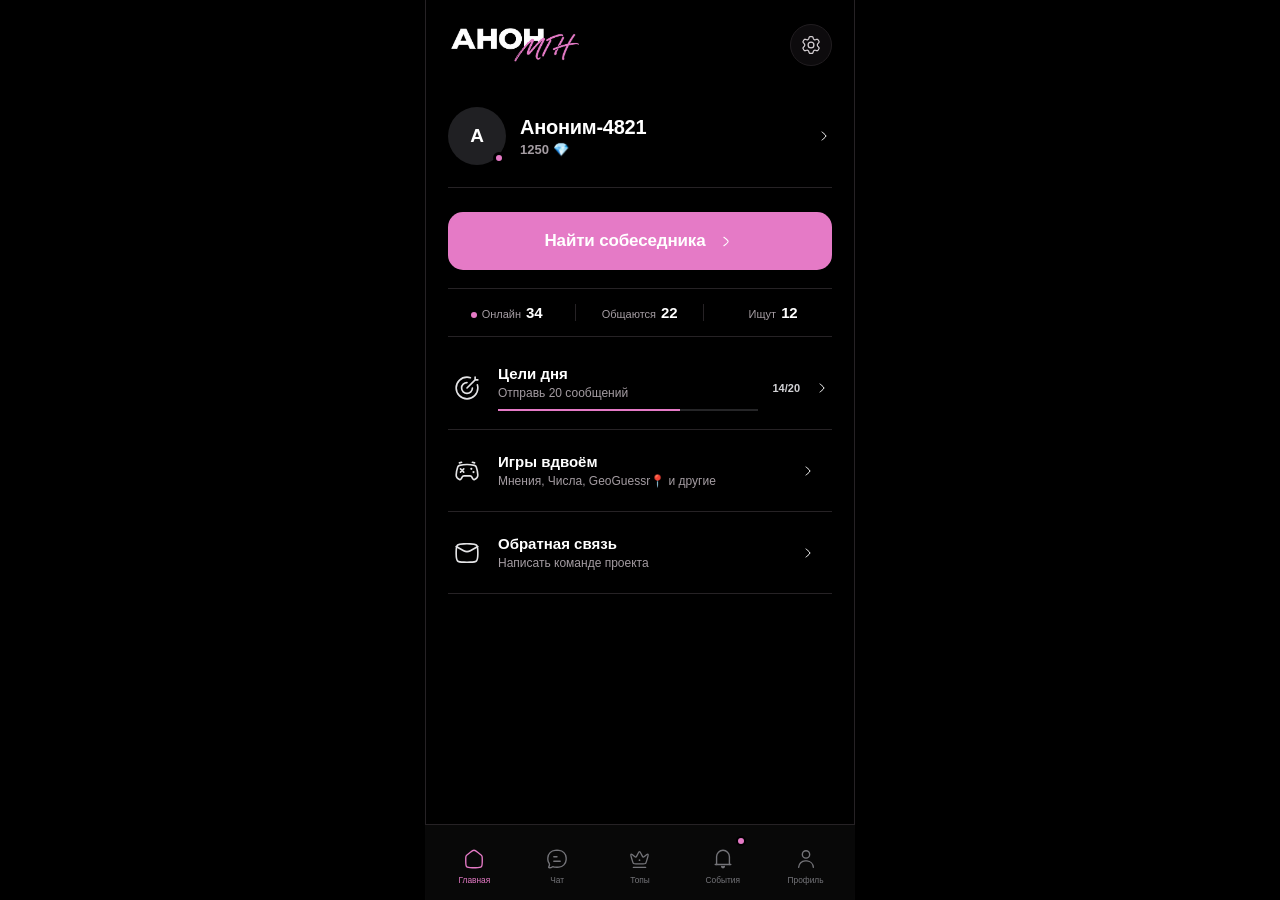
<file: miniapp/web/index.html>
<!doctype html>
<html lang="ru">
<head>
  <meta charset="UTF-8">
  <meta name="viewport" content="width=device-width, initial-scale=1, viewport-fit=cover, user-scalable=no">
  <meta name="theme-color" content="#000000">
  <meta name="apple-mobile-web-app-title" content="АНОН МГН">
  <meta name="apple-mobile-web-app-capable" content="yes">
  <meta name="mobile-web-app-capable" content="yes">
  <meta name="color-scheme" content="dark">
  <meta name="api-base" content="">
  <meta name="build" content="games-cap-500-48">
  <title>АНОН МГН</title>
  <link rel="icon" href="./assets/anon-mgn-logo.png">
  <link rel="manifest" href="./manifest.json">
  <link rel="stylesheet" href="./styles.css?v=54">
  <link rel="stylesheet" href="./admin.css?v=11">
  <link rel="stylesheet" href="./city-promo.css?v=2">
  <script src="https://telegram.org/js/telegram-web-app.js"></script>
</head>
<body>
  <div class="boot" id="boot"><img src="./assets/anon-mgn-logo.png" alt="АНОН МГН"><span></span></div>
  <div class="offline" id="offline" hidden><span data-icon="wifi-off"><svg class="ui-icon-svg" viewBox="0 0 24 24" aria-hidden="true"><path d="M8.5 15.9996C9.36651 15.1331 10.4207 14.642 11.5 14.5264" stroke="currentColor" stroke-width="1.5" stroke-linecap="round" stroke-linejoin="round"/>
<path d="M5.5 12.5C8.67327 9.32673 12.6221 8.67087 16 10.5324" stroke="currentColor" stroke-width="1.5" stroke-linecap="round" stroke-linejoin="round"/>
<path d="M2 8.5C8.31579 3.16669 15.6842 3.16668 22 8.49989" stroke="currentColor" stroke-width="1.5" stroke-linecap="round" stroke-linejoin="round"/>
<path d="M21.0002 13.5L15.0002 19.5M21.0002 19.5L15.0002 13.5" stroke="currentColor" stroke-width="1.5" stroke-linecap="round"/></svg></span> Нет сети. Показываем последние данные.</div>
  <div class="app" id="app" aria-live="polite">
    <header class="topbar"><img class="logo" src="./assets/anon-mgn-logo.png" alt="АНОН МГН"><button class="icon-btn" data-open="settings" aria-label="Настройки"><span data-icon="settings"><svg class="ui-icon-svg" viewBox="0 0 24 24" aria-hidden="true"><path d="M21.3175 7.14139L20.8239 6.28479C20.4506 5.63696 20.264 5.31305 19.9464 5.18388C19.6288 5.05472 19.2696 5.15664 18.5513 5.36048L17.3311 5.70418C16.8725 5.80994 16.3913 5.74994 15.9726 5.53479L15.6357 5.34042C15.2766 5.11043 15.0004 4.77133 14.8475 4.37274L14.5136 3.37536C14.294 2.71534 14.1842 2.38533 13.9228 2.19657C13.6615 2.00781 13.3143 2.00781 12.6199 2.00781H11.5051C10.8108 2.00781 10.4636 2.00781 10.2022 2.19657C9.94085 2.38533 9.83106 2.71534 9.61149 3.37536L9.27753 4.37274C9.12465 4.77133 8.84845 5.11043 8.48937 5.34042L8.15249 5.53479C7.73374 5.74994 7.25259 5.80994 6.79398 5.70418L5.57375 5.36048C4.85541 5.15664 4.49625 5.05472 4.17867 5.18388C3.86109 5.31305 3.67445 5.63696 3.30115 6.28479L2.80757 7.14139C2.45766 7.74864 2.2827 8.05227 2.31666 8.37549C2.35061 8.69871 2.58483 8.95918 3.05326 9.48012L4.0843 10.6328C4.3363 10.9518 4.51521 11.5078 4.51521 12.0077C4.51521 12.5078 4.33636 13.0636 4.08433 13.3827L3.05326 14.5354C2.58483 15.0564 2.35062 15.3168 2.31666 15.6401C2.2827 15.9633 2.45766 16.2669 2.80757 16.8741L3.30114 17.7307C3.67443 18.3785 3.86109 18.7025 4.17867 18.8316C4.49625 18.9608 4.85542 18.8589 5.57377 18.655L6.79394 18.3113C7.25263 18.2055 7.73387 18.2656 8.15267 18.4808L8.4895 18.6752C8.84851 18.9052 9.12464 19.2442 9.2775 19.6428L9.61149 20.6403C9.83106 21.3003 9.94085 21.6303 10.2022 21.8191C10.4636 22.0078 10.8108 22.0078 11.5051 22.0078H12.6199C13.3143 22.0078 13.6615 22.0078 13.9228 21.8191C14.1842 21.6303 14.294 21.3003 14.5136 20.6403L14.8476 19.6428C15.0004 19.2442 15.2765 18.9052 15.6356 18.6752L15.9724 18.4808C16.3912 18.2656 16.8724 18.2055 17.3311 18.3113L18.5513 18.655C19.2696 18.8589 19.6288 18.9608 19.9464 18.8316C20.264 18.7025 20.4506 18.3785 20.8239 17.7307L21.3175 16.8741C21.6674 16.2669 21.8423 15.9633 21.8084 15.6401C21.7744 15.3168 21.5402 15.0564 21.0718 14.5354L20.0407 13.3827C19.7887 13.0636 19.6098 12.5078 19.6098 12.0077C19.6098 11.5078 19.7888 10.9518 20.0407 10.6328L21.0718 9.48012C21.5402 8.95918 21.7744 8.69871 21.8084 8.37549C21.8423 8.05227 21.6674 7.74864 21.3175 7.14139Z" stroke="currentColor" stroke-width="1.5" stroke-linecap="round"/>
<path d="M15.5195 12C15.5195 13.933 13.9525 15.5 12.0195 15.5C10.0865 15.5 8.51953 13.933 8.51953 12C8.51953 10.067 10.0865 8.5 12.0195 8.5C13.9525 8.5 15.5195 10.067 15.5195 12Z" stroke="currentColor" stroke-width="1.5"/></svg></span></button></header>
    <main class="pages">
      <section class="page active" data-page="home">
        <button class="profile-card surface" data-nav="profile"><span class="avatar"><img data-avatar alt=""><b data-avatar-fallback>А</b><i></i></span><span class="profile-copy"><small>С возвращением</small><strong data-nick>Аноним</strong><span><b data-stars>0</b> <i class="star">💎</i></span></span><span data-icon="chevron-right"><svg class="ui-icon-svg" viewBox="0 0 24 24" aria-hidden="true"><path d="M9.00005 6C9.00005 6 15 10.4189 15 12C15 13.5812 9 18 9 18" stroke="currentColor" stroke-width="1.5" stroke-linecap="round" stroke-linejoin="round"/></svg></span></button>
        <section class="hero surface"><h1>Найти собеседника</h1><p>Подберём человека для разговора.</p><button class="primary" data-nav="search">Найти собеседника <span data-icon="arrow-right"><svg class="ui-icon-svg" viewBox="0 0 24 24" aria-hidden="true"><path d="M9.00005 6C9.00005 6 15 10.4189 15 12C15 13.5812 9 18 9 18" stroke="currentColor" stroke-width="1.5" stroke-linecap="round" stroke-linejoin="round"/></svg></span></button></section>
        <section class="metrics" aria-label="Онлайн статистика"><article class="surface"><span class="dot green"></span><small>Онлайн</small><strong data-online>0</strong></article><article class="surface"><span class="dot pink"></span><small>Общаются</small><strong data-chatting>0</strong></article><article class="surface"><span class="dot violet"></span><small>Ищут</small><strong data-searching>0</strong></article></section>
        <a id="cityGameEntry" hidden class="city-game-promo" href="./city.html">
          <span class="city-game-promo__icon" aria-hidden="true"><svg viewBox="0 0 24 24" fill="none" stroke="currentColor" stroke-width="1.5" stroke-linecap="round" stroke-linejoin="round"><path d="m3 6 6-3 6 3 6-3v15l-6 3-6-3-6 3V6Zm6-3v15m6-12v15"/></svg></span>
          <span class="city-game-promo__text"><strong>РАЙОНЫ</strong><small>Карта территорий · тестовая версия</small></span>
          <span class="city-game-promo__arrow" aria-hidden="true"><svg viewBox="0 0 24 24" fill="none" stroke="currentColor" stroke-width="1.5" stroke-linecap="round"><path d="m9 18 6-6-6-6"/></svg></span>
        </a><section class="city-poll surface" id="homePoll" hidden></section>
        <button class="row surface" data-open="quests"><span class="row-icon pink" data-icon="target"><svg class="ui-icon-svg" viewBox="0 0 24 24" aria-hidden="true"><path d="M15.1312 2.5C14.1462 2.17555 13.0936 2 12 2C6.47715 2 2 6.47715 2 12C2 17.5228 6.47715 22 12 22C17.5228 22 22 17.5228 22 12C22 10.9548 21.8396 9.94704 21.5422 9" stroke="currentColor" stroke-width="1.5" stroke-linecap="round"/>
<path d="M17 12C17 14.7614 14.7614 17 12 17C9.23858 17 7 14.7614 7 12C7 9.23858 9.23858 7 12 7" stroke="currentColor" stroke-width="1.5" stroke-linecap="round" stroke-linejoin="round"/>
<path d="M19.5 4.5L12 12M19.5 4.5V2M19.5 4.5H22" stroke="currentColor" stroke-width="1.5" stroke-linecap="round"/></svg></span><span><strong>Цели дня</strong><small data-quest-label>Отправь 20 сообщений</small><i class="progress"><i data-quest-progress></i></i></span><b data-quest-progress-text>0/20</b><i data-icon="chevron-right"><svg class="ui-icon-svg" viewBox="0 0 24 24" aria-hidden="true"><path d="M9.00005 6C9.00005 6 15 10.4189 15 12C15 13.5812 9 18 9 18" stroke="currentColor" stroke-width="1.5" stroke-linecap="round" stroke-linejoin="round"/></svg></i></button>
        <button class="row surface" data-nav="games"><span class="row-icon violet" data-icon="gamepad-2"><svg class="ui-icon-svg" viewBox="0 0 24 24" aria-hidden="true"><path d="M2.00825 15.8092C2.23114 12.3161 2.88737 9.7599 3.44345 8.27511C3.72419 7.5255 4.32818 6.96728 5.10145 6.78021C9.40147 5.73993 14.5986 5.73993 18.8986 6.78021C19.6719 6.96728 20.2759 7.5255 20.5566 8.27511C21.1127 9.7599 21.7689 12.3161 21.9918 15.8092C22.1251 17.8989 20.6148 19.0503 18.9429 19.8925C17.878 20.4289 17.0591 18.8457 16.5155 17.6203C16.2185 16.9508 15.5667 16.5356 14.8281 16.5356H9.17196C8.43331 16.5356 7.78158 16.9508 7.48456 17.6203C6.94089 18.8457 6.122 20.4289 5.05711 19.8925C3.40215 19.0588 1.87384 17.9157 2.00825 15.8092Z" stroke="currentColor" stroke-width="1.5" stroke-linecap="round" stroke-linejoin="round"/>
<path d="M5 4.5L6.96285 4M19 4.5L17 4" stroke="currentColor" stroke-width="1.5" stroke-linecap="round" stroke-linejoin="round"/>
<path d="M9 13L7.5 11.5M7.5 11.5L6 10M7.5 11.5L6 13M7.5 11.5L9 10" stroke="currentColor" stroke-width="1.5" stroke-linecap="round"/>
<path d="M15.9881 10H15.9971" stroke="currentColor" stroke-width="2" stroke-linecap="round" stroke-linejoin="round"/>
<path d="M17.9881 13H17.9971" stroke="currentColor" stroke-width="2" stroke-linecap="round" stroke-linejoin="round"/></svg></span><span><strong>Игры вдвоём</strong><small>Мнения, Числа, GeoGuessr📍 и другие</small></span><i data-icon="chevron-right"><svg class="ui-icon-svg" viewBox="0 0 24 24" aria-hidden="true"><path d="M9.00005 6C9.00005 6 15 10.4189 15 12C15 13.5812 9 18 9 18" stroke="currentColor" stroke-width="1.5" stroke-linecap="round" stroke-linejoin="round"/></svg></i></button>
        <button class="row surface" data-open="feedback"><span class="row-icon" data-icon="mail"><svg class="ui-icon-svg" viewBox="0 0 24 24" aria-hidden="true"><path d="M2 6L8.91302 9.91697C11.4616 11.361 12.5384 11.361 15.087 9.91697L22 6" stroke="currentColor" stroke-width="1.5" stroke-linejoin="round"/>
<path d="M2.01577 13.4756C2.08114 16.5412 2.11383 18.0739 3.24496 19.2094C4.37608 20.3448 5.95033 20.3843 9.09883 20.4634C11.0393 20.5122 12.9607 20.5122 14.9012 20.4634C18.0497 20.3843 19.6239 20.3448 20.7551 19.2094C21.8862 18.0739 21.9189 16.5412 21.9842 13.4756C22.0053 12.4899 22.0053 11.5101 21.9842 10.5244C21.9189 7.45886 21.8862 5.92609 20.7551 4.79066C19.6239 3.65523 18.0497 3.61568 14.9012 3.53657C12.9607 3.48781 11.0393 3.48781 9.09882 3.53656C5.95033 3.61566 4.37608 3.65521 3.24495 4.79065C2.11382 5.92608 2.08114 7.45885 2.01576 10.5244C1.99474 11.5101 1.99475 12.4899 2.01577 13.4756Z" stroke="currentColor" stroke-width="1.5" stroke-linejoin="round"/></svg></span><span><strong>Обратная связь</strong><small>Написать команде проекта</small></span><i data-icon="chevron-right"><svg class="ui-icon-svg" viewBox="0 0 24 24" aria-hidden="true"><path d="M9.00005 6C9.00005 6 15 10.4189 15 12C15 13.5812 9 18 9 18" stroke="currentColor" stroke-width="1.5" stroke-linecap="round" stroke-linejoin="round"/></svg></i></button>
      </section>

      <section class="page" data-page="search">
        <header class="page-title"><small>Анонимный чат</small><h1>Найти собеседника</h1><p>Выбор помогает подобрать человека, но не делает очередь бесконечной.</p></header>
        <section class="search-card surface"><div class="search-head"><span class="radar"><i></i><b data-icon="search"><svg class="ui-icon-svg" viewBox="0 0 24 24" aria-hidden="true"><path d="M17 17L21 21" stroke="currentColor" stroke-width="1.5" stroke-linecap="round" stroke-linejoin="round"/>
<path d="M19 11C19 6.58172 15.4183 3 11 3C6.58172 3 3 6.58172 3 11C3 15.4183 6.58172 19 11 19C15.4183 19 19 15.4183 19 11Z" stroke="currentColor" stroke-width="1.5" stroke-linecap="round" stroke-linejoin="round"/></svg></b></span><span><small>Статус</small><strong id="searchTitle">Готовы к поиску</strong><p id="searchText">Настрой предпочтения и начни.</p></span></div><div class="field-group"><div><strong>Твой берег</strong><small>необязательно</small></div><div class="segments" data-setting="district"><button data-value="Правый берег">Правый</button><button data-value="Левый берег">Левый</button><button data-value="" class="active">Любой</button></div></div><div class="field-group"><div><strong>Кого ищешь</strong><small>предпочтение</small></div><div class="segments" data-setting="looking_for"><button data-value="m">Парня</button><button data-value="f">Девушку</button><button data-value="" class="active">Неважно</button></div></div><button class="primary large" id="searchToggle">Начать поиск <span data-icon="arrow-right"><svg class="ui-icon-svg" viewBox="0 0 24 24" aria-hidden="true"><path d="M9.00005 6C9.00005 6 15 10.4189 15 12C15 13.5812 9 18 9 18" stroke="currentColor" stroke-width="1.5" stroke-linecap="round" stroke-linejoin="round"/></svg></span></button></section>
        <section class="metrics compact"><article class="surface"><small>Ищут</small><strong data-searching>0</strong></article><article class="surface"><small>Общаются</small><strong data-chatting>0</strong></article><article class="surface"><small>Онлайн</small><strong data-online>0</strong></article></section><p class="hint"><span data-icon="shield-check"><svg class="ui-icon-svg" viewBox="0 0 24 24" aria-hidden="true"><path d="M18.7088 3.49534C16.8165 2.55382 14.5009 2 12 2C9.4991 2 7.1835 2.55382 5.29116 3.49534C4.36318 3.95706 3.89919 4.18792 3.4496 4.91378C3 5.63965 3 6.34248 3 7.74814V11.2371C3 16.9205 7.54236 20.0804 10.173 21.4338C10.9067 21.8113 11.2735 22 12 22C12.7265 22 13.0933 21.8113 13.8269 21.4338C16.4576 20.0804 21 16.9205 21 11.2371L21 7.74814C21 6.34249 21 5.63966 20.5504 4.91378C20.1008 4.18791 19.6368 3.95706 18.7088 3.49534Z" stroke="currentColor" stroke-width="1.5" stroke-linecap="round" stroke-linejoin="round"/>
<path d="M15 11C15 12.6568 13.6569 14 12 14C10.3431 14 9 12.6568 9 11C9 9.34314 10.3431 8 12 8C13.6569 8 15 9.34314 15 11Z" stroke="currentColor" stroke-width="1.5" stroke-linecap="round" stroke-linejoin="round"/></svg></span> Общение остаётся анонимным.</p>
      </section>
      <section class="page chat-page" data-page="chat">
        <header class="chat-top">
          <button class="chat-back" type="button" data-nav="home" aria-label="Назад"><span data-icon="chevron-left"><svg class="ui-icon-svg" viewBox="0 0 24 24" aria-hidden="true"><g transform="translate(24 0) scale(-1 1)"><path d="M9.00005 6C9.00005 6 15 10.4189 15 12C15 13.5812 9 18 9 18" stroke="currentColor" stroke-width="1.5" stroke-linecap="round" stroke-linejoin="round"/></g></svg></span></button>
          <span class="chat-peer" id="chatPeer" role="button" tabindex="0" aria-label="Действия с собеседником"><span class="chat-peer-avatar"><img src="./assets/anon-mgn-logo.png" alt="АНОН МГН"></span><span><strong>Собеседник</strong><small id="chatDuration">чат активен</small></span></span>
          <span class="chat-top-actions">
            <button type="button" id="chatGames" class="chat-action" aria-label="Игры" title="Игры"><span data-icon="gamepad-2"><svg class="ui-icon-svg" viewBox="0 0 24 24" aria-hidden="true"><path d="M2.00825 15.8092C2.23114 12.3161 2.88737 9.7599 3.44345 8.27511C3.72419 7.5255 4.32818 6.96728 5.10145 6.78021C9.40147 5.73993 14.5986 5.73993 18.8986 6.78021C19.6719 6.96728 20.2759 7.5255 20.5566 8.27511C21.1127 9.7599 21.7689 12.3161 21.9918 15.8092C22.1251 17.8989 20.6148 19.0503 18.9429 19.8925C17.878 20.4289 17.0591 18.8457 16.5155 17.6203C16.2185 16.9508 15.5667 16.5356 14.8281 16.5356H9.17196C8.43331 16.5356 7.78158 16.9508 7.48456 17.6203C6.94089 18.8457 6.122 20.4289 5.05711 19.8925C3.40215 19.0588 1.87384 17.9157 2.00825 15.8092Z" stroke="currentColor" stroke-width="1.5" stroke-linecap="round" stroke-linejoin="round"/>
<path d="M5 4.5L6.96285 4M19 4.5L17 4" stroke="currentColor" stroke-width="1.5" stroke-linecap="round" stroke-linejoin="round"/>
<path d="M9 13L7.5 11.5M7.5 11.5L6 10M7.5 11.5L6 13M7.5 11.5L9 10" stroke="currentColor" stroke-width="1.5" stroke-linecap="round"/>
<path d="M15.9881 10H15.9971" stroke="currentColor" stroke-width="2" stroke-linecap="round" stroke-linejoin="round"/>
<path d="M17.9881 13H17.9971" stroke="currentColor" stroke-width="2" stroke-linecap="round" stroke-linejoin="round"/></svg></span></button>
            <button type="button" id="chatNext" class="chat-action" aria-label="Следующий собеседник" title="Следующий"><span data-icon="skip-forward"><svg class="ui-icon-svg" viewBox="0 0 24 24" aria-hidden="true"><path d="M15.9351 12.6258C15.6807 13.8374 14.327 14.7077 11.6198 16.4481C8.67528 18.3411 7.20303 19.2876 6.01052 18.9229C5.60662 18.7994 5.23463 18.5823 4.92227 18.2876C4 17.4178 4 15.6118 4 12C4 8.38816 4 6.58224 4.92227 5.71235C5.23463 5.41773 5.60662 5.20057 6.01052 5.07707C7.20304 4.71243 8.67528 5.6589 11.6198 7.55186C14.327 9.29233 15.6807 10.1626 15.9351 11.3742C16.0216 11.7865 16.0216 12.2135 15.9351 12.6258Z" stroke="currentColor" stroke-width="1.5" stroke-linejoin="round"/>
<path d="M20 5V19" stroke="currentColor" stroke-width="1.5" stroke-linecap="round"/></svg></span></button>
            <button type="button" id="chatStop" class="chat-action danger" aria-label="Завершить чат" title="Завершить"><span data-icon="square"><svg class="ui-icon-svg" viewBox="0 0 24 24" aria-hidden="true"><path d="M4 12C4 8.72077 4 7.08116 4.81382 5.91891C5.1149 5.48891 5.48891 5.1149 5.91891 4.81382C7.08116 4 8.72077 4 12 4C15.2792 4 16.9188 4 18.0811 4.81382C18.5111 5.1149 18.8851 5.48891 19.1862 5.91891C20 7.08116 20 8.72077 20 12C20 15.2792 20 16.9188 19.1862 18.0811C18.8851 18.5111 18.5111 18.8851 18.0811 19.1862C16.9188 20 15.2792 20 12 20C8.72077 20 7.08116 20 5.91891 19.1862C5.48891 18.8851 5.1149 18.5111 4.81382 18.0811C4 16.9188 4 15.2792 4 12Z" stroke="currentColor" stroke-width="1.5"/></svg></span></button>
          </span>
        </header>
        <div class="chat-counter"><span><b id="chatSent">0</b> отправлено</span><i></i><span><b id="chatReceived">0</b> получено</span></div>
        <div class="chat-messages" id="chatMessages"><div class="chat-empty" id="chatEmpty">Напиши что-нибудь 👋</div></div>
        <section class="active-game" id="activeGame" hidden></section>
        <div class="sticker-tray" id="stickerTray" hidden>
          <div class="emoji-grid" id="emojiGrid"></div>
          <div class="sticker-section" id="stickerSection">
            <div class="sticker-grid" id="stickerGrid"></div>
          </div>
        </div>
        <div class="reply-preview" id="replyPreview" hidden><span><small>Ответ</small><strong id="replyText"></strong></span><button type="button" id="replyCancel" aria-label="Отменить ответ"><span data-icon="x"><svg class="ui-icon-svg" viewBox="0 0 24 24" aria-hidden="true"><path d="M18 6L6.00081 17.9992M17.9992 18L6 6.00085" stroke="currentColor" stroke-width="1.5" stroke-linecap="round" stroke-linejoin="round"/></svg></span></button></div>
        <form class="chat-composer" id="chatComposer">
          <button type="button" class="composer-btn" id="photoButton" aria-label="Фото"><span data-icon="paperclip"><svg class="ui-icon-svg" viewBox="0 0 24 24" aria-hidden="true"><path d="M5.82338 12L4.27922 10.4558C2.57359 8.75022 2.57359 5.98485 4.27922 4.27922C5.98485 2.57359 8.75022 2.57359 10.4558 4.27922L19.7208 13.5442C21.4264 15.2498 21.4264 18.0152 19.7208 19.7208C18.0152 21.4264 15.2498 21.4264 13.5442 19.7208L10.0698 16.2464C9.00379 15.1804 9.00379 13.4521 10.0698 12.386C11.1358 11.32 12.8642 11.32 13.9302 12.386L15.8604 14.3162" stroke="currentColor" stroke-width="1.5" stroke-linecap="round" stroke-linejoin="round"/></svg></span></button>
          <input type="file" id="photoInput" accept="image/jpeg,image/png,image/webp" hidden>
          <button type="button" class="composer-btn" id="stickerButton" aria-label="Стикеры"><span data-icon="smile"><svg class="ui-icon-svg" viewBox="0 0 24 24" aria-hidden="true"><circle cx="12" cy="12" r="10" stroke="currentColor" stroke-width="1.5" stroke-linecap="round" stroke-linejoin="round"/>
<path d="M8 15C8.91212 16.2144 10.3643 17 12 17C13.6357 17 15.0879 16.2144 16 15" stroke="currentColor" stroke-width="1.5" stroke-linecap="round" stroke-linejoin="round"/>
<path d="M15.625 8.387V8.91649M8.375 8.387V8.91649M8.75 8.75C8.75 8.33579 8.58211 8 8.375 8C8.16789 8 8 8.33579 8 8.75C8 9.16421 8.16789 9.5 8.375 9.5C8.58211 9.5 8.75 9.16421 8.75 8.75ZM16 8.75C16 8.33579 15.8321 8 15.625 8C15.4179 8 15.25 8.33579 15.25 8.75C15.25 9.16421 15.4179 9.5 15.625 9.5C15.8321 9.5 16 9.16421 16 8.75Z" stroke="currentColor" stroke-width="1.5" stroke-linecap="round" stroke-linejoin="round"/></svg></span></button>
          <textarea id="chatInput" rows="1" maxlength="3000" placeholder="Сообщение"></textarea>
          <button type="button" class="composer-btn mic" id="micButton" aria-label="Голосовое"><span data-icon="mic"><svg class="ui-icon-svg" viewBox="0 0 24 24" aria-hidden="true"><path d="M7 6.5C7 4.01472 9.01472 2 11.5 2C13.9853 2 16 4.01472 16 6.5V11.5C16 13.9853 13.9853 16 11.5 16C9.01472 16 7 13.9853 7 11.5V6.5Z" stroke="currentColor" stroke-width="1.5" stroke-linecap="round" stroke-linejoin="round"/>
<path d="M11.5 19H11.0828C7.57267 19 4.57706 16.4623 4 13M11.5 19H11.9172C15.4273 19 18.4229 16.4623 19 13M11.5 19V22" stroke="currentColor" stroke-width="1.5" stroke-linecap="round" stroke-linejoin="round"/></svg></span></button>
          <input type="file" id="voiceInput" accept="audio/*" capture="microphone" hidden>
          <button type="submit" class="send-btn" id="chatSend" aria-label="Отправить"><span data-icon="send"><svg class="ui-icon-svg" viewBox="0 0 24 24" fill="none" aria-hidden="true"><path d="M12 19V5M5 12l7-7 7 7" stroke="currentColor" stroke-width="2.5" stroke-linecap="round" stroke-linejoin="round"/></svg></span></button>
        </form>
      </section>
      <section class="page" data-page="games">
        <header class="page-title"><small>В активном диалоге</small><h1>Игры вдвоём</h1><p>Играй с собеседником и получай до 500 💎 в день.</p></header>
        <button class="game-card surface" data-game="battle"><span class="game-art battle" data-icon="swords"><svg class="ui-icon-svg" viewBox="0 0 24 24" aria-hidden="true"><path d="M2.5 19.5C2.98686 19.5717 3.45571 19.7949 3.83041 20.1696C4.20512 20.5443 4.42832 21.0131 4.5 21.5" stroke="currentColor" stroke-width="1.5" stroke-linecap="round"/>
<path d="M8 16L4 20" stroke="currentColor" stroke-width="1.5" stroke-linecap="round" stroke-linejoin="round"/>
<path d="M9 16.5L19.8538 7.92675C20.1737 7.64942 20.3975 7.27769 20.4927 6.86509L21.5 2.5L17.1349 3.50733C16.7223 3.60254 16.3506 3.82626 16.0732 4.14625L7.5 15" stroke="currentColor" stroke-width="1.5" stroke-linejoin="round"/>
<path d="M4 13H4.57157C5.10201 13 5.61071 13.2107 5.98579 13.5858L10.4142 18.0142C10.7893 18.3893 11 18.898 11 19.4284V20" stroke="currentColor" stroke-width="1.5" stroke-linecap="round" stroke-linejoin="round"/></svg></span><span><small>5 или 10 вопросов</small><strong>Битва мнений</strong><p>Сравните выборы и узнайте, насколько вы похожи.</p><b>Играть <i data-icon="arrow-right"><svg class="ui-icon-svg" viewBox="0 0 24 24" aria-hidden="true"><path d="M9.00005 6C9.00005 6 15 10.4189 15 12C15 13.5812 9 18 9 18" stroke="currentColor" stroke-width="1.5" stroke-linecap="round" stroke-linejoin="round"/></svg></i></b></span></button>

        <button class="game-card surface" data-game="words"><span class="game-art words">🗣</span><span><small>5 слов</small><strong>Объясни слово</strong><p>Один объясняет слово, второй угадывает прямо в чате.</p><b>Играть <i data-icon="arrow-right"><svg class="ui-icon-svg" viewBox="0 0 24 24" aria-hidden="true"><path d="M9.00005 6C9.00005 6 15 10.4189 15 12C15 13.5812 9 18 9 18" stroke="currentColor" stroke-width="1.5" stroke-linecap="round" stroke-linejoin="round"/></svg></i></b></span></button>
        <button class="game-card surface" data-game="geo"><span class="game-art geo">🗺</span><span><small>3 · 5 · 10 раундов</small><strong>GeoGuessr📍</strong><p>Угадывайте места Магнитогорска. Чем ближе метка — тем больше 💎.</p><b>Играть <i data-icon="arrow-right"><svg class="ui-icon-svg" viewBox="0 0 24 24" aria-hidden="true"><path d="M9.00005 6C9.00005 6 15 10.4189 15 12C15 13.5812 9 18 9 18" stroke="currentColor" stroke-width="1.5" stroke-linecap="round" stroke-linejoin="round"/></svg></i></b></span></button>
        <section class="game-stats surface"><div><small>Всего игр</small><strong data-games>0</strong></div><i></i><div><small>Мнения</small><strong data-battle-games>0</strong></div><i></i><div><small>Осталось сегодня</small><strong><span data-game-remaining>500</span> 💎</strong></div></section>
      </section>
      <section class="page top-page" data-page="top">
        <header class="page-title"><small>Самые активные</small><h1>Топ участников</h1><p>Рейтинг по кристаллам.</p></header>
        <div class="top-me surface" id="topMe" hidden></div>
        <div class="top-periods" id="topPeriods">
          <button class="active" data-top-period="week">Неделя</button>
          <button data-top-period="month">Месяц</button>
          <button data-top-period="all">Всё время</button>
        </div>
        <div class="top-page-list" id="topPageList"><div class="loading"><i class="spinner"></i>Загрузка…</div></div>
      </section>
      <section class="page" data-page="events"><header class="page-title"><small>Всё важное</small><h1>События</h1><p>Текущий поиск, активный диалог и игровые приглашения.</p></header><div class="filter" id="eventFilter"><button class="active" data-filter="all">Все</button><button data-filter="personal">Личные</button><button data-filter="games">Игры</button><button data-filter="rewards">Награды</button></div><div class="event-list" id="eventList"></div></section>
      <section class="page" data-page="profile">
        <header class="page-title"><small>Личный кабинет</small><h1>Профиль</h1></header>
        <section class="profile-hero surface"><span class="avatar big"><img data-avatar alt=""><b data-avatar-fallback>А</b><i></i></span><span class="profile-hero-copy"><span class="profile-name-line"><strong data-nick>Аноним</strong></span><small class="profile-meta-line"><b data-stars>0</b> <i class="star">💎</i> · <span data-rank>👤 Вася</span></small></span><button class="soft" data-open="edit-profile"><span data-icon="pencil"><svg class="ui-icon-svg" viewBox="0 0 24 24" aria-hidden="true"><path d="M14.0737 3.88545C14.8189 3.07808 15.1915 2.6744 15.5874 2.43893C16.5427 1.87076 17.7191 1.85309 18.6904 2.39232C19.0929 2.6158 19.4769 3.00812 20.245 3.79276C21.0131 4.5774 21.3972 4.96972 21.6159 5.38093C22.1438 6.37312 22.1265 7.57479 21.5703 8.5507C21.3398 8.95516 20.9446 9.33578 20.1543 10.097L10.7506 19.1543C9.25288 20.5969 8.504 21.3182 7.56806 21.6837C6.63212 22.0493 5.6032 22.0224 3.54536 21.9686L3.26538 21.9613C2.63891 21.9449 2.32567 21.9367 2.14359 21.73C1.9615 21.5234 1.98636 21.2043 2.03608 20.5662L2.06308 20.2197C2.20301 18.4235 2.27297 17.5255 2.62371 16.7182C2.97444 15.9109 3.57944 15.2555 4.78943 13.9445L14.0737 3.88545Z" stroke="currentColor" stroke-width="1.5" stroke-linejoin="round"/>
<path d="M13 4L20 11" stroke="currentColor" stroke-width="1.5" stroke-linejoin="round"/>
<path d="M14 22L22 22" stroke="currentColor" stroke-width="1.5" stroke-linecap="round" stroke-linejoin="round"/></svg></span> Изменить</button></section>
        <section class="profile-stats-wrap"><section class="profile-stats"><article class="surface"><strong data-dialogs>0</strong><small>Диалоги</small></article><article class="surface"><strong data-messages>0</strong><small>Сообщения</small></article><article class="surface"><strong data-games>0</strong><small>Игры</small></article></section></section>
        <section class="profile-records surface" aria-label="Рекорды общения">
          <header><strong>Рекорды общения</strong><small>За всё время</small></header>
          <div class="profile-records-grid">
            <div><small>Самый долгий диалог</small><strong data-record-longest>0 мин</strong></div>
            <div><small>Максимум сообщений в диалоге</small><strong data-record-messages>0</strong></div>
            <div><small>Время общения</small><strong data-record-total>0 мин</strong></div>
          </div>
        </section>
        <button class="streak-card surface" data-open="streak"><span><small>Серия активности</small><strong><b data-streak>0</b> дней</strong></span><span class="flames" aria-label="Активность за 7 дней"><i data-flame></i><i data-flame></i><i data-flame></i><i data-flame></i><i data-flame></i><i data-flame></i><i data-flame></i></span><i data-icon="chevron-right"><svg class="ui-icon-svg" viewBox="0 0 24 24" aria-hidden="true"><path d="M9.00005 6C9.00005 6 15 10.4189 15 12C15 13.5812 9 18 9 18" stroke="currentColor" stroke-width="1.5" stroke-linecap="round" stroke-linejoin="round"/></svg></i></button>
        <section class="menu surface"><button data-open="activity"><span data-icon="chart"><svg class="ui-icon-svg" viewBox="0 0 24 24" aria-hidden="true"><path d="M7 17L7 13" stroke="currentColor" stroke-width="1.5" stroke-linecap="round"/>
<path d="M12 17L12 7" stroke="currentColor" stroke-width="1.5" stroke-linecap="round"/>
<path d="M17 17L17 11" stroke="currentColor" stroke-width="1.5" stroke-linecap="round"/>
<path d="M2.5 12C2.5 7.52166 2.5 5.28249 3.89124 3.89124C5.28249 2.5 7.52166 2.5 12 2.5C16.4783 2.5 18.7175 2.5 20.1088 3.89124C21.5 5.28249 21.5 7.52166 21.5 12C21.5 16.4783 21.5 18.7175 20.1088 20.1088C18.7175 21.5 16.4783 21.5 12 21.5C7.52166 21.5 5.28249 21.5 3.89124 20.1088C2.5 18.7175 2.5 16.4783 2.5 12Z" stroke="currentColor" stroke-width="1.5" stroke-linejoin="round"/></svg></span><span><strong>Моя активность</strong><small>Сегодня и всё время</small></span><i data-icon="chevron-right"><svg class="ui-icon-svg" viewBox="0 0 24 24" aria-hidden="true"><path d="M9.00005 6C9.00005 6 15 10.4189 15 12C15 13.5812 9 18 9 18" stroke="currentColor" stroke-width="1.5" stroke-linecap="round" stroke-linejoin="round"/></svg></i></button><button data-open="achievements"><span data-icon="trophy"><svg class="ui-icon-svg" viewBox="0 0 24 24" aria-hidden="true"><path d="M5 21H19" stroke="currentColor" stroke-width="1.5" stroke-linecap="round" stroke-linejoin="round"/>
<path d="M12.125 12.75H12M12.25 12.75C12.25 12.8881 12.1381 13 12 13C11.8619 13 11.75 12.8881 11.75 12.75C11.75 12.6119 11.8619 12.5 12 12.5C12.1381 12.5 12.25 12.6119 12.25 12.75Z" stroke="currentColor" stroke-width="1.5" stroke-linecap="round" stroke-linejoin="round"/>
<path d="M14.9152 7.61089L13.8078 5.38179C13.019 3.79393 12.6246 3 12 3C11.3754 3 10.981 3.79393 10.1922 5.38179L9.08483 7.61089C8.58107 8.62494 8.32919 9.13197 7.87976 9.24608C7.8485 9.25401 7.81689 9.26043 7.78503 9.26533C7.32682 9.3357 6.89919 8.96678 6.04393 8.22895C4.0124 6.47635 2.99663 5.60004 2.38034 5.94899C2.34045 5.97157 2.30213 5.99686 2.26565 6.02467C1.70197 6.45439 2.09541 7.74136 2.88229 10.3153L4.04783 14.1279C4.47098 15.5121 4.68255 16.2042 5.21787 16.6021C5.75318 17 6.47261 17 7.91147 17L16.0886 16.9999C17.5274 16.9999 18.2468 16.9999 18.7821 16.602C19.3175 16.2041 19.529 15.512 19.9522 14.1279L21.1177 10.3153C21.9046 7.74137 22.298 6.4544 21.7344 6.02468C21.6979 5.99687 21.6595 5.97158 21.6197 5.94899C21.0034 5.60006 19.9876 6.47636 17.9561 8.22896C17.1008 8.96679 16.6732 9.3357 16.215 9.26533C16.1831 9.26043 16.1515 9.25401 16.1202 9.24607C15.6708 9.13197 15.4189 8.62494 14.9152 7.61089Z" stroke="currentColor" stroke-width="1.5" stroke-linecap="round" stroke-linejoin="round"/></svg></span><span><strong>Достижения</strong><small>Коллекция выполненных целей</small></span><i data-icon="chevron-right"><svg class="ui-icon-svg" viewBox="0 0 24 24" aria-hidden="true"><path d="M9.00005 6C9.00005 6 15 10.4189 15 12C15 13.5812 9 18 9 18" stroke="currentColor" stroke-width="1.5" stroke-linecap="round" stroke-linejoin="round"/></svg></i></button><button data-nav="top"><span data-icon="crown"><svg class="ui-icon-svg" viewBox="0 0 24 24" aria-hidden="true"><path d="M5 21H19" stroke="currentColor" stroke-width="1.5" stroke-linecap="round" stroke-linejoin="round"/>
<path d="M12.125 12.75H12M12.25 12.75C12.25 12.8881 12.1381 13 12 13C11.8619 13 11.75 12.8881 11.75 12.75C11.75 12.6119 11.8619 12.5 12 12.5C12.1381 12.5 12.25 12.6119 12.25 12.75Z" stroke="currentColor" stroke-width="1.5" stroke-linecap="round" stroke-linejoin="round"/>
<path d="M14.9152 7.61089L13.8078 5.38179C13.019 3.79393 12.6246 3 12 3C11.3754 3 10.981 3.79393 10.1922 5.38179L9.08483 7.61089C8.58107 8.62494 8.32919 9.13197 7.87976 9.24608C7.8485 9.25401 7.81689 9.26043 7.78503 9.26533C7.32682 9.3357 6.89919 8.96678 6.04393 8.22895C4.0124 6.47635 2.99663 5.60004 2.38034 5.94899C2.34045 5.97157 2.30213 5.99686 2.26565 6.02467C1.70197 6.45439 2.09541 7.74136 2.88229 10.3153L4.04783 14.1279C4.47098 15.5121 4.68255 16.2042 5.21787 16.6021C5.75318 17 6.47261 17 7.91147 17L16.0886 16.9999C17.5274 16.9999 18.2468 16.9999 18.7821 16.602C19.3175 16.2041 19.529 15.512 19.9522 14.1279L21.1177 10.3153C21.9046 7.74137 22.298 6.4544 21.7344 6.02468C21.6979 5.99687 21.6595 5.97158 21.6197 5.94899C21.0034 5.60006 19.9876 6.47636 17.9561 8.22896C17.1008 8.96679 16.6732 9.3357 16.215 9.26533C16.1831 9.26043 16.1515 9.25401 16.1202 9.24607C15.6708 9.13197 15.4189 8.62494 14.9152 7.61089Z" stroke="currentColor" stroke-width="1.5" stroke-linecap="round" stroke-linejoin="round"/></svg></span><span><strong>Топ участников</strong><small>Неделя, месяц и всё время</small></span><i data-icon="chevron-right"><svg class="ui-icon-svg" viewBox="0 0 24 24" aria-hidden="true"><path d="M9.00005 6C9.00005 6 15 10.4189 15 12C15 13.5812 9 18 9 18" stroke="currentColor" stroke-width="1.5" stroke-linecap="round" stroke-linejoin="round"/></svg></i></button><button data-open="referral"><span data-icon="link"><svg class="ui-icon-svg" viewBox="0 0 24 24" aria-hidden="true"><path d="M9.14339 10.691L9.35031 10.4841C11.329 8.50532 14.5372 8.50532 16.5159 10.4841C18.4947 12.4628 18.4947 15.671 16.5159 17.6497L13.6497 20.5159C11.671 22.4947 8.46279 22.4947 6.48405 20.5159C4.50532 18.5372 4.50532 15.329 6.48405 13.3503L6.9484 12.886" stroke="currentColor" stroke-width="1.5" stroke-linecap="round"/>
<path d="M17.0516 11.114L17.5159 10.6497C19.4947 8.67095 19.4947 5.46279 17.5159 3.48405C15.5372 1.50532 12.329 1.50532 10.3503 3.48405L7.48405 6.35031C5.50532 8.32904 5.50532 11.5372 7.48405 13.5159C9.46279 15.4947 12.671 15.4947 14.6497 13.5159L14.8566 13.309" stroke="currentColor" stroke-width="1.5" stroke-linecap="round"/></svg></span><span><strong>Приглашения</strong><small><b data-invited>0</b> друзей · <b data-ref-earned>0</b> 💎 получено</small></span><i data-icon="chevron-right"><svg class="ui-icon-svg" viewBox="0 0 24 24" aria-hidden="true"><path d="M9.00005 6C9.00005 6 15 10.4189 15 12C15 13.5812 9 18 9 18" stroke="currentColor" stroke-width="1.5" stroke-linecap="round" stroke-linejoin="round"/></svg></i></button><button data-open="settings"><span data-icon="sliders"><svg class="ui-icon-svg" viewBox="0 0 24 24" aria-hidden="true"><path d="M3 7H6" stroke="currentColor" stroke-width="1.5" stroke-linecap="round" stroke-linejoin="round"/>
<path d="M3 17H9" stroke="currentColor" stroke-width="1.5" stroke-linecap="round" stroke-linejoin="round"/>
<path d="M18 17L21 17" stroke="currentColor" stroke-width="1.5" stroke-linecap="round" stroke-linejoin="round"/>
<path d="M15 7L21 7" stroke="currentColor" stroke-width="1.5" stroke-linecap="round" stroke-linejoin="round"/>
<path d="M6 7C6 6.06812 6 5.60218 6.15224 5.23463C6.35523 4.74458 6.74458 4.35523 7.23463 4.15224C7.60218 4 8.06812 4 9 4C9.93188 4 10.3978 4 10.7654 4.15224C11.2554 4.35523 11.6448 4.74458 11.8478 5.23463C12 5.60218 12 6.06812 12 7C12 7.93188 12 8.39782 11.8478 8.76537C11.6448 9.25542 11.2554 9.64477 10.7654 9.84776C10.3978 10 9.93188 10 9 10C8.06812 10 7.60218 10 7.23463 9.84776C6.74458 9.64477 6.35523 9.25542 6.15224 8.76537C6 8.39782 6 7.93188 6 7Z" stroke="currentColor" stroke-width="1.5"/>
<path d="M12 17C12 16.0681 12 15.6022 12.1522 15.2346C12.3552 14.7446 12.7446 14.3552 13.2346 14.1522C13.6022 14 14.0681 14 15 14C15.9319 14 16.3978 14 16.7654 14.1522C17.2554 14.3552 17.6448 14.7446 17.8478 15.2346C18 15.6022 18 16.0681 18 17C18 17.9319 18 18.3978 17.8478 18.7654C17.6448 19.2554 17.2554 19.6448 16.7654 19.8478C16.3978 20 15.9319 20 15 20C14.0681 20 13.6022 20 13.2346 19.8478C12.7446 19.6448 12.3552 19.2554 12.1522 18.7654C12 18.3978 12 17.9319 12 17Z" stroke="currentColor" stroke-width="1.5"/></svg></span><span><strong>Настройки</strong><small>Профиль, поиск и награды</small></span><i data-icon="chevron-right"><svg class="ui-icon-svg" viewBox="0 0 24 24" aria-hidden="true"><path d="M9.00005 6C9.00005 6 15 10.4189 15 12C15 13.5812 9 18 9 18" stroke="currentColor" stroke-width="1.5" stroke-linecap="round" stroke-linejoin="round"/></svg></i></button><button data-open="rules"><span data-icon="circle-help"><svg class="ui-icon-svg" viewBox="0 0 24 24" aria-hidden="true"><circle cx="12" cy="12" r="10" stroke="currentColor" stroke-width="1.5" stroke-linecap="round" stroke-linejoin="round"/>
<path d="M9.5 9.5C9.5 8.11929 10.6193 7 12 7C13.3807 7 14.5 8.11929 14.5 9.5C14.5 10.3569 14.0689 11.1131 13.4117 11.5636C12.7283 12.0319 12 12.6716 12 13.5" stroke="currentColor" stroke-width="1.5" stroke-linecap="round" stroke-linejoin="round"/>
<path d="M12.125 16.75H12M12.25 16.75C12.25 16.8881 12.1381 17 12 17C11.8619 17 11.75 16.8881 11.75 16.75C11.75 16.6119 11.8619 16.5 12 16.5C12.1381 16.5 12.25 16.6119 12.25 16.75Z" stroke="currentColor" stroke-width="1.5" stroke-linecap="round" stroke-linejoin="round"/></svg></span><span><strong>Правила</strong><small>Коротко и по делу</small></span><i data-icon="chevron-right"><svg class="ui-icon-svg" viewBox="0 0 24 24" aria-hidden="true"><path d="M9.00005 6C9.00005 6 15 10.4189 15 12C15 13.5812 9 18 9 18" stroke="currentColor" stroke-width="1.5" stroke-linecap="round" stroke-linejoin="round"/></svg></i></button></section>
      </section>
    </main>
    <nav class="bottom-nav" id="bottomNav"><button class="active" data-nav="home"><span data-icon="house"><svg class="ui-icon-svg" viewBox="0 0 24 24" aria-hidden="true"><path d="M3 11.9896V14.5C3 17.7998 3 19.4497 4.02513 20.4749C5.05025 21.5 6.70017 21.5 10 21.5H14C17.2998 21.5 18.9497 21.5 19.9749 20.4749C21 19.4497 21 17.7998 21 14.5V11.9896C21 10.3083 21 9.46773 20.6441 8.74005C20.2882 8.01237 19.6247 7.49628 18.2976 6.46411L16.2976 4.90855C14.2331 3.30285 13.2009 2.5 12 2.5C10.7991 2.5 9.76689 3.30285 7.70242 4.90855L5.70241 6.46411C4.37533 7.49628 3.71179 8.01237 3.3559 8.74005C3 9.46773 3 10.3083 3 11.9896Z" stroke="currentColor" stroke-width="1.5" stroke-linecap="round" stroke-linejoin="round"/></svg></span><small>Главная</small></button><button id="searchNav" data-nav="search"><span data-icon="message-circle"><svg class="ui-icon-svg" viewBox="0 0 24 24" aria-hidden="true"><path d="M8.5 14.5H15.5M8.5 9.5H12" stroke="currentColor" stroke-width="1.5" stroke-linecap="round" stroke-linejoin="round"/>
<path d="M14.1706 20.8905C18.3536 20.6125 21.6856 17.2332 21.9598 12.9909C22.0134 12.1607 22.0134 11.3009 21.9598 10.4707C21.6856 6.22838 18.3536 2.84913 14.1706 2.57107C12.7435 2.47621 11.2536 2.47641 9.8294 2.57107C5.64639 2.84913 2.31441 6.22838 2.04024 10.4707C1.98659 11.3009 1.98659 12.1607 2.04024 12.9909C2.1401 14.536 2.82343 15.9666 3.62791 17.1746C4.09501 18.0203 3.78674 19.0758 3.30021 19.9978C2.94941 20.6626 2.77401 20.995 2.91484 21.2351C3.05568 21.4752 3.37026 21.4829 3.99943 21.4982C5.24367 21.5285 6.08268 21.1757 6.74868 20.6846C7.1264 20.4061 7.31527 20.2668 7.44544 20.2508C7.5756 20.2348 7.83177 20.3403 8.34401 20.5513C8.8044 20.7409 9.33896 20.8579 9.8294 20.8905C11.2536 20.9852 12.7435 20.9854 14.1706 20.8905Z" stroke="currentColor" stroke-width="1.5" stroke-linejoin="round"/></svg></span><small>Чат</small></button><button data-nav="top"><span data-icon="crown"><svg class="ui-icon-svg" viewBox="0 0 24 24" aria-hidden="true"><path d="M5 21H19" stroke="currentColor" stroke-width="1.5" stroke-linecap="round" stroke-linejoin="round"/>
<path d="M12.125 12.75H12M12.25 12.75C12.25 12.8881 12.1381 13 12 13C11.8619 13 11.75 12.8881 11.75 12.75C11.75 12.6119 11.8619 12.5 12 12.5C12.1381 12.5 12.25 12.6119 12.25 12.75Z" stroke="currentColor" stroke-width="1.5" stroke-linecap="round" stroke-linejoin="round"/>
<path d="M14.9152 7.61089L13.8078 5.38179C13.019 3.79393 12.6246 3 12 3C11.3754 3 10.981 3.79393 10.1922 5.38179L9.08483 7.61089C8.58107 8.62494 8.32919 9.13197 7.87976 9.24608C7.8485 9.25401 7.81689 9.26043 7.78503 9.26533C7.32682 9.3357 6.89919 8.96678 6.04393 8.22895C4.0124 6.47635 2.99663 5.60004 2.38034 5.94899C2.34045 5.97157 2.30213 5.99686 2.26565 6.02467C1.70197 6.45439 2.09541 7.74136 2.88229 10.3153L4.04783 14.1279C4.47098 15.5121 4.68255 16.2042 5.21787 16.6021C5.75318 17 6.47261 17 7.91147 17L16.0886 16.9999C17.5274 16.9999 18.2468 16.9999 18.7821 16.602C19.3175 16.2041 19.529 15.512 19.9522 14.1279L21.1177 10.3153C21.9046 7.74137 22.298 6.4544 21.7344 6.02468C21.6979 5.99687 21.6595 5.97158 21.6197 5.94899C21.0034 5.60006 19.9876 6.47636 17.9561 8.22896C17.1008 8.96679 16.6732 9.3357 16.215 9.26533C16.1831 9.26043 16.1515 9.25401 16.1202 9.24607C15.6708 9.13197 15.4189 8.62494 14.9152 7.61089Z" stroke="currentColor" stroke-width="1.5" stroke-linecap="round" stroke-linejoin="round"/></svg></span><small>Топы</small></button><button data-nav="events"><span data-icon="bell"><svg class="ui-icon-svg" viewBox="0 0 24 24" aria-hidden="true"><path d="M19 18V9.5C19 5.63401 15.866 2.5 12 2.5C8.13401 2.5 5 5.63401 5 9.5V18" stroke="currentColor" stroke-width="1.5" stroke-linecap="round" stroke-linejoin="round"/>
<path d="M20.5 18H3.5" stroke="currentColor" stroke-width="1.5" stroke-linecap="round" stroke-linejoin="round"/>
<path d="M13.5 20C13.5 20.8284 12.8284 21.5 12 21.5M10.5 20C10.5 20.8284 11.1716 21.5 12 21.5M12 21.5V20" stroke="currentColor" stroke-width="1.5" stroke-linejoin="round"/></svg></span><i data-event-dot hidden></i><small>События</small></button><button data-nav="profile"><span data-icon="user-round"><svg class="ui-icon-svg" viewBox="0 0 24 24" aria-hidden="true"><path d="M20 21.0001C19.713 17.269 16.7289 14.3151 12.995 14.0662L12 13.9999C11.6446 14.0096 11.3134 14.0225 11.0008 14.0378C7.3 14.2192 4.28417 17.3057 4 21.0001" stroke="currentColor" stroke-width="1.5" stroke-linecap="round" stroke-linejoin="round"/>
<circle cx="12" cy="6.99988" r="4" stroke="currentColor" stroke-width="1.5" stroke-linecap="round" stroke-linejoin="round"/></svg></span><small>Профиль</small></button></nav>
  </div>
  <div class="modal" id="modal" hidden><button class="modal-backdrop" data-close-modal aria-label="Закрыть"></button><section class="modal-card" role="dialog" aria-modal="true" aria-labelledby="modalTitle"><i class="handle"></i><header><span><small id="modalEyebrow"></small><strong id="modalTitle"></strong></span><button class="icon-btn" data-close-modal aria-label="Закрыть"><span data-icon="x"><svg class="ui-icon-svg" viewBox="0 0 24 24" aria-hidden="true"><path d="M18 6L6.00081 17.9992M17.9992 18L6 6.00085" stroke="currentColor" stroke-width="1.5" stroke-linecap="round" stroke-linejoin="round"/></svg></span></button></header><div class="modal-body" id="modalBody"></div></section></div>
  <div class="photo-viewer" id="photoViewer" hidden><button type="button" id="photoViewerClose" aria-label="Закрыть"><span data-icon="x"><svg class="ui-icon-svg" viewBox="0 0 24 24" aria-hidden="true"><path d="M18 6L6.00081 17.9992M17.9992 18L6 6.00085" stroke="currentColor" stroke-width="1.5" stroke-linecap="round" stroke-linejoin="round"/></svg></span></button><img id="photoViewerImage" alt=""></div>
  <div class="toast" id="toast" role="status"></div>
  <script src="./city-access.js?v=1"></script>
  <script src="./realtime.js?v=2"></script>
  <script src="./app.js?v=59"></script>
  <script defer src="./admin.js?v=12"></script>
</body>
</html>
</file>
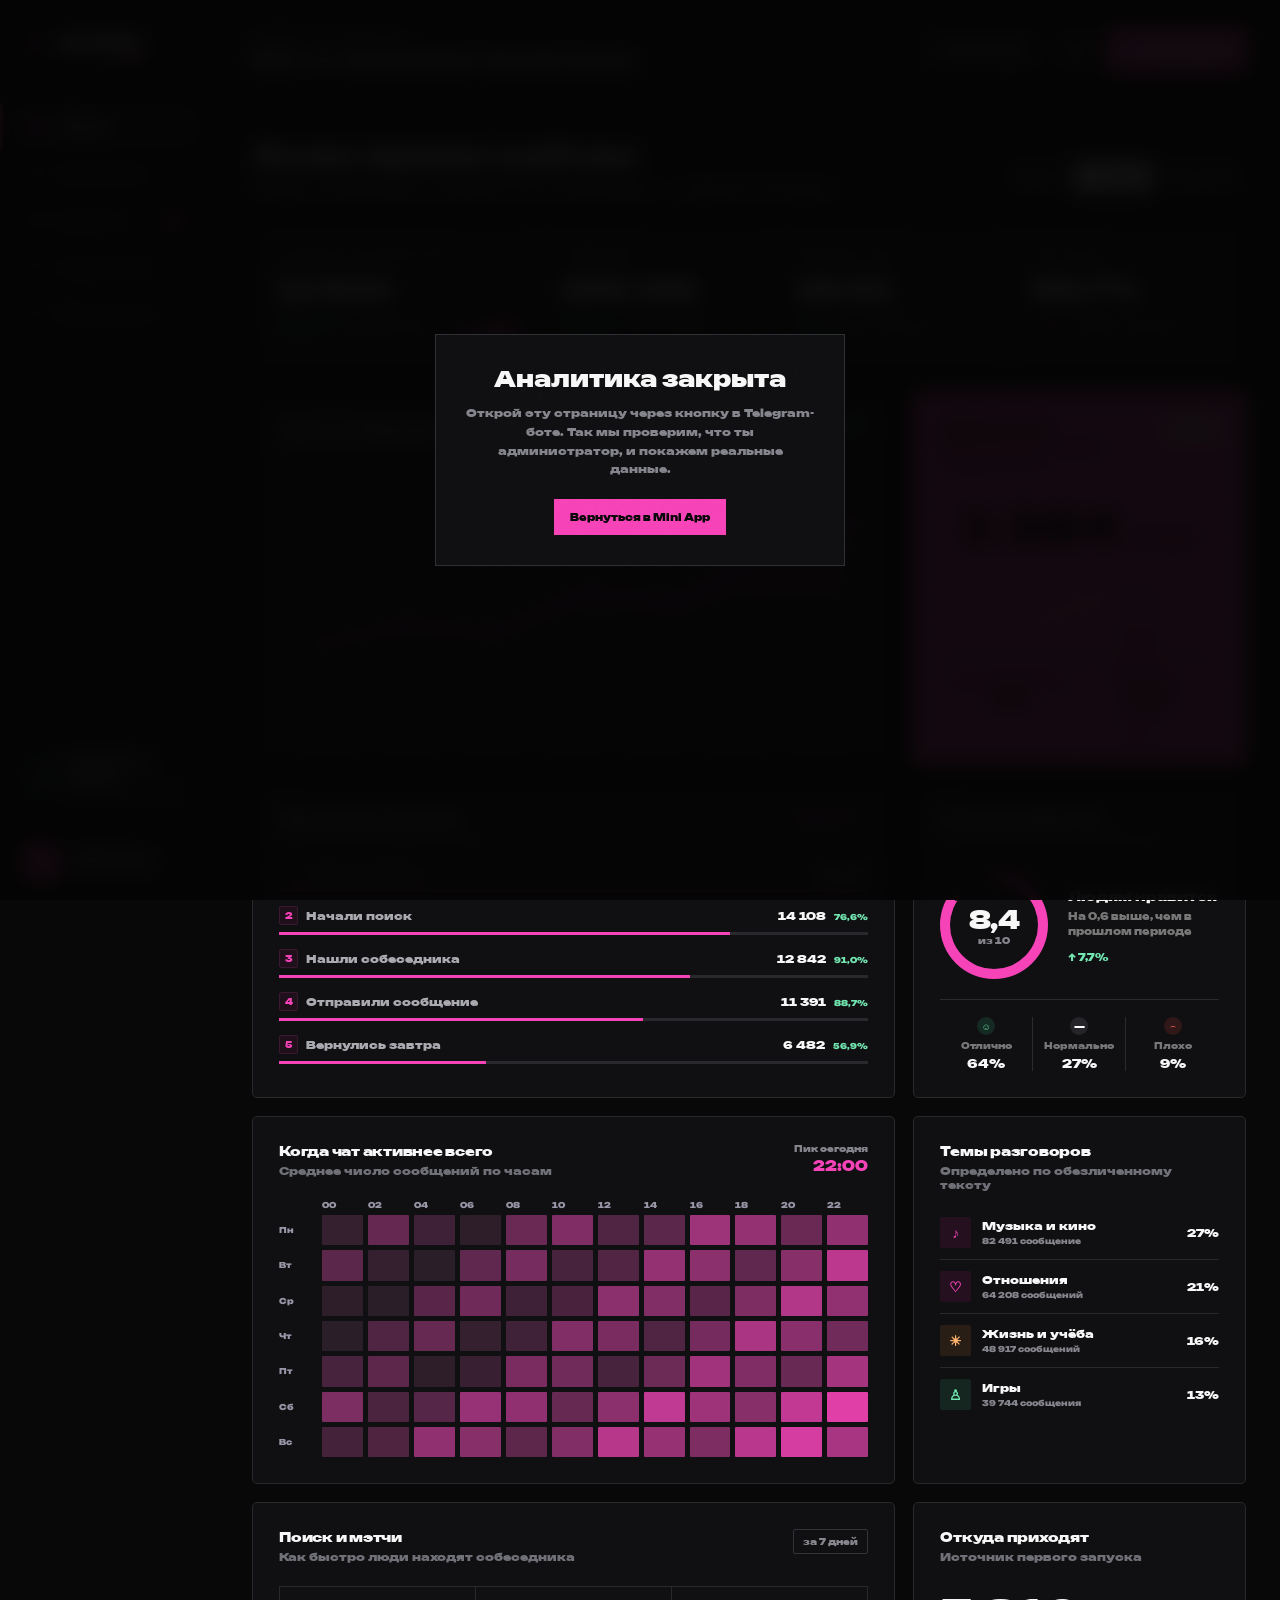
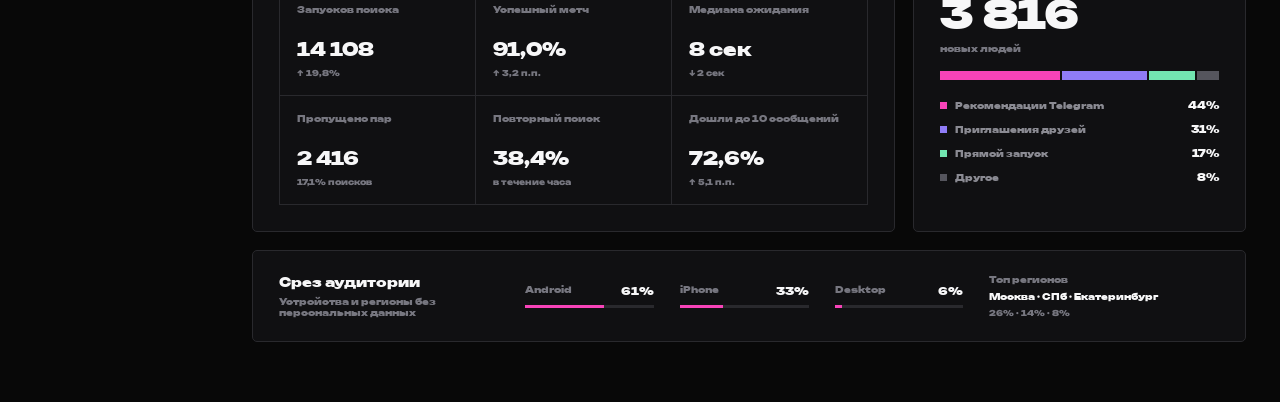
<file: miniapp/web/stats/index.html>
<!doctype html>
<html lang="ru">
<head>
  <meta charset="UTF-8">
  <meta name="viewport" content="width=device-width, initial-scale=1.0">
  <meta name="theme-color" content="#f2f0ff">
  <title>Anon Pulse — аналитика анонимного чата</title>
  <link rel="stylesheet" href="styles.css">
</head>
<body>
  <div class="app-shell">
    <aside class="sidebar" aria-label="Основная навигация">
      <a class="brand" href="#overview" aria-label="Анон — статистика">
        <span class="brand-mark" aria-hidden="true"><i></i><i></i><i></i></span>
        <span>АНОН<em>стат</em></span>
      </a>

      <nav class="nav-list">
        <a class="nav-item active" href="#overview" data-section="overview">
          <svg viewBox="0 0 24 24" aria-hidden="true"><rect x="3" y="3" width="7" height="7" rx="1"/><rect x="14" y="3" width="7" height="7" rx="1"/><rect x="3" y="14" width="7" height="7" rx="1"/><rect x="14" y="14" width="7" height="7" rx="1"/></svg>
          <span>Обзор</span>
        </a>
        <a class="nav-item" href="#audience" data-section="audience">
          <svg viewBox="0 0 24 24" aria-hidden="true"><path d="M16 21v-2a4 4 0 0 0-4-4H6a4 4 0 0 0-4 4v2"/><circle cx="9" cy="7" r="4"/><path d="M22 21v-2a4 4 0 0 0-3-3.87M16 3.13a4 4 0 0 1 0 7.75"/></svg>
          <span>Аудитория</span>
        </a>
        <a class="nav-item" href="#dialogs" data-section="dialogs">
          <svg viewBox="0 0 24 24" aria-hidden="true"><path d="M21 15a4 4 0 0 1-4 4H8l-5 3V7a4 4 0 0 1 4-4h10a4 4 0 0 1 4 4z"/><path d="M8 9h8M8 13h5"/></svg>
          <span>Диалоги</span>
          <b>24</b>
        </a>
        <a class="nav-item" href="#retention" data-section="retention">
          <svg viewBox="0 0 24 24" aria-hidden="true"><path d="M3 12a9 9 0 1 0 3-6.7L3 8"/><path d="M3 3v5h5M12 7v5l3 2"/></svg>
          <span>Удержание</span>
        </a>
        <a class="nav-item" href="#moderation" data-section="moderation">
          <svg viewBox="0 0 24 24" aria-hidden="true"><path d="M12 22s8-4 8-10V5l-8-3-8 3v7c0 6 8 10 8 10Z"/><path d="m9 12 2 2 4-4"/></svg>
          <span>Модерация</span>
        </a>
      </nav>

      <div class="side-status">
        <div class="pulse-orbit" aria-hidden="true"><i></i></div>
        <div>
          <strong>Система в норме</strong>
          <span>Ответ API · 84 мс</span>
        </div>
      </div>

      <button class="profile" type="button" aria-label="Открыть профиль">
        <span class="avatar">А</span>
        <span><strong>Администратор</strong><small>@anon_owner</small></span>
        <svg viewBox="0 0 24 24" aria-hidden="true"><path d="m9 18 6-6-6-6"/></svg>
      </button>
    </aside>

    <main class="main" id="main">
      <header class="topbar">
        <button class="mobile-menu" type="button" aria-label="Открыть меню">
          <span></span><span></span>
        </button>
        <div>
          <p id="todayLabel">Сегодня</p>
          <h1>Всё, что происходит внутри анона.</h1>
        </div>
        <div class="top-actions">
          <button class="back-app-button" id="backToApp" type="button" aria-label="Вернуться в Mini App">← <span>Mini App</span></button>
          <button class="icon-button" type="button" aria-label="Уведомления">
            <svg viewBox="0 0 24 24" aria-hidden="true"><path d="M18 8a6 6 0 1 0-12 0c0 7-3 7-3 9h18c0-2-3-2-3-9ZM9.7 20h4.6"/></svg>
            <i></i>
          </button>
          <button class="export-button" id="exportBtn" type="button">
            <svg viewBox="0 0 24 24" aria-hidden="true"><path d="M12 3v12m0 0 4-4m-4 4-4-4M4 17v3h16v-3"/></svg>
            Экспорт
          </button>
        </div>
      </header>

      <section class="page-section active" id="overview" aria-labelledby="overview-title">
        <div class="section-heading">
          <div>
            <h2 id="overview-title">Анон прямо сейчас</h2>
            <p>Люди, сообщения, знакомства и проблемы — одним взглядом</p>
          </div>
          <div class="period-switch" role="group" aria-label="Период отчёта">
            <button type="button" data-period="day">День</button>
            <button class="active" type="button" data-period="week">7 дней</button>
            <button type="button" data-period="month">30 дней</button>
          </div>
        </div>

        <div class="metric-strip" aria-label="Основные показатели">
          <article class="metric hero-metric">
            <div class="metric-icon violet"><svg viewBox="0 0 24 24"><path d="M16 11a4 4 0 1 0 0-8 4 4 0 0 0 0 8ZM8 13a4 4 0 1 0 0-8 4 4 0 0 0 0 8Zm8 0c-2.7 0-8 1.35-8 4v3h12v-3c0-2.65-1.3-4-4-4ZM8 15c-3.1 0-6 1.55-6 4v1h4v-3c0-.73.28-1.4.78-2H8Z"/></svg></div>
            <div class="metric-copy"><span>Активных пользователей</span><strong data-metric="users">12 842</strong><small class="up"><b>↑ 18,4%</b> к прошлой неделе</small></div>
            <div class="mini-bars" data-bars="users" aria-hidden="true"></div>
          </article>
          <article class="metric">
            <div class="metric-icon blue"><svg viewBox="0 0 24 24"><path d="M20 2H4a2 2 0 0 0-2 2v14l4-4h14a2 2 0 0 0 2-2V4a2 2 0 0 0-2-2Zm-4 8H8V8h8v2Zm2-4H6V4h12v2Z"/></svg></div>
            <div class="metric-copy"><span>Сообщений</span><strong data-metric="messages">486 291</strong><small class="up"><b>↑ 24,1%</b> к прошлой неделе</small></div>
          </article>
          <article class="metric">
            <div class="metric-icon mint"><svg viewBox="0 0 24 24"><path d="M12 2a10 10 0 1 0 10 10A10 10 0 0 0 12 2Zm1 15h-2v-2h2v2Zm0-4h-2V7h2v6Z"/></svg></div>
            <div class="metric-copy"><span>Средняя сессия</span><strong data-metric="session">18:42</strong><small class="up"><b>↑ 2:16</b> дольше обычного</small></div>
          </article>
          <article class="metric">
            <div class="metric-icon coral"><svg viewBox="0 0 24 24"><path d="m12 2 8 3v6c0 5.05-3.4 9.75-8 11-4.6-1.25-8-5.95-8-11V5l8-3Zm-1 14 6-6-1.4-1.4-4.6 4.58-2.6-2.58L7 12l4 4Z"/></svg></div>
            <div class="metric-copy"><span>Без жалоб</span><strong data-metric="safe">98,7%</strong><small class="down"><b>↓ 0,3%</b> требует внимания</small></div>
          </article>
        </div>

        <div class="dashboard-grid">
          <article class="panel activity-panel">
            <div class="panel-head">
              <div><h3>Поток сообщений</h3><p>Живой ритм анона против прошлого периода</p></div>
              <div class="legend"><i></i>Сейчас <span></span>Было <b>+24,1%</b></div>
            </div>
            <div class="chart-wrap">
              <canvas id="activityChart" role="img" aria-label="График количества сообщений по дням"></canvas>
              <div class="chart-tooltip" id="chartTooltip" hidden></div>
            </div>
            <div class="chart-axis" id="activityAxis"></div>
          </article>

          <article class="panel live-panel">
            <div class="panel-head">
              <div><h3>Сейчас в чате</h3><p>Обновлено несколько секунд назад</p></div>
              <span class="live-label"><i></i>Live</span>
            </div>
            <div class="live-number"><strong id="onlineNow">1 284</strong><span>онлайн</span></div>
            <div class="wave-field" aria-hidden="true"><canvas id="waveChart"></canvas></div>
            <div class="live-stats">
              <div><span>Ищут собеседника</span><strong>312</strong></div>
              <div><span>В диалоге</span><strong>972</strong></div>
            </div>
          </article>

          <article class="panel funnel-panel">
            <div class="panel-head"><div><h3>Воронка знакомства</h3><p>Что происходит после запуска бота</p></div><button class="text-action" type="button">Подробнее</button></div>
            <div class="funnel">
              <div><span><b>1</b>Запустили бота</span><strong>18 420</strong><i style="--w:100%"></i></div>
              <div><span><b>2</b>Начали поиск</span><strong>14 108 <em>76,6%</em></strong><i style="--w:76.6%"></i></div>
              <div><span><b>3</b>Нашли собеседника</span><strong>12 842 <em>91,0%</em></strong><i style="--w:69.7%"></i></div>
              <div><span><b>4</b>Отправили сообщение</span><strong>11 391 <em>88,7%</em></strong><i style="--w:61.8%"></i></div>
              <div><span><b>5</b>Вернулись завтра</span><strong>6 482 <em>56,9%</em></strong><i style="--w:35.2%"></i></div>
            </div>
          </article>

          <article class="panel quality-panel">
            <div class="panel-head"><div><h3>Качество диалогов</h3><p>По оценкам после завершения</p></div><button class="dots-button" type="button" aria-label="Дополнительные действия">•••</button></div>
            <div class="quality-score">
              <div class="score-ring" style="--score:84"><span><strong>8,4</strong><small>из 10</small></span></div>
              <div class="score-copy"><strong>Людям нравится</strong><p>На 0,6 выше, чем в прошлом периоде</p><span class="up">↑ 7,7%</span></div>
            </div>
            <div class="sentiments">
              <div><span><i class="happy">☺</i>Отлично</span><strong>64%</strong></div>
              <div><span><i class="neutral">—</i>Нормально</span><strong>27%</strong></div>
              <div><span><i class="sad">⌢</i>Плохо</span><strong>9%</strong></div>
            </div>
          </article>
        </div>

        <div class="lower-grid">
          <article class="panel time-panel">
            <div class="panel-head"><div><h3>Когда чат активнее всего</h3><p>Среднее число сообщений по часам</p></div><div class="peak-note"><span>Пик сегодня</span><strong>22:00</strong></div></div>
            <div class="heatmap" id="heatmap" aria-label="Тепловая карта активности по часам и дням"></div>
          </article>

          <article class="panel topics-panel">
            <div class="panel-head"><div><h3>Темы разговоров</h3><p>Определено по обезличенному тексту</p></div></div>
            <div class="topic-list">
              <div><span class="topic-dot purple">♪</span><p><strong>Музыка и кино</strong><small>82 491 сообщение</small></p><b>27%</b></div>
              <div><span class="topic-dot blue">♡</span><p><strong>Отношения</strong><small>64 208 сообщений</small></p><b>21%</b></div>
              <div><span class="topic-dot orange">☀</span><p><strong>Жизнь и учёба</strong><small>48 917 сообщений</small></p><b>16%</b></div>
              <div><span class="topic-dot mint">♙</span><p><strong>Игры</strong><small>39 744 сообщения</small></p><b>13%</b></div>
            </div>
          </article>
        </div>

        <div class="intel-grid">
          <article class="panel intel-panel">
            <div class="panel-head"><div><h3>Поиск и мэтчи</h3><p>Как быстро люди находят собеседника</p></div><span class="intel-tag">за 7 дней</span></div>
            <div class="intel-metrics">
              <div><span>Запусков поиска</span><strong>14 108</strong><small class="up">↑ 19,8%</small></div><div><span>Успешный мэтч</span><strong>91,0%</strong><small class="up">↑ 3,2 п.п.</small></div><div><span>Медиана ожидания</span><strong>8 сек</strong><small class="up">↓ 2 сек</small></div><div><span>Пропущено пар</span><strong>2 416</strong><small class="down">17,1% поисков</small></div><div><span>Повторный поиск</span><strong>38,4%</strong><small>в течение часа</small></div><div><span>Дошли до 10 сообщений</span><strong>72,6%</strong><small class="up">↑ 5,1 п.п.</small></div>
            </div>
          </article>
          <article class="panel intel-panel source-panel">
            <div class="panel-head"><div><h3>Откуда приходят</h3><p>Источник первого запуска</p></div></div>
            <div class="source-total"><strong>3 816</strong><span>новых людей</span></div>
            <div class="source-bar"><i style="--w:44;--c:#f743b8"></i><i style="--w:31;--c:#8f7cf7"></i><i style="--w:17;--c:#72e6b1"></i><i style="--w:8;--c:#55555d"></i></div>
            <div class="source-list"><div><i style="--c:#f743b8"></i><span>Рекомендации Telegram</span><b>44%</b></div><div><i style="--c:#8f7cf7"></i><span>Приглашения друзей</span><b>31%</b></div><div><i style="--c:#72e6b1"></i><span>Прямой запуск</span><b>17%</b></div><div><i style="--c:#55555d"></i><span>Другое</span><b>8%</b></div></div>
          </article>
        </div>
        <div class="device-strip panel"><div class="device-title"><h3>Срез аудитории</h3><p>Устройства и регионы без персональных данных</p></div><div><span>Android</span><strong>61%</strong><i><b style="--w:61%"></b></i></div><div><span>iPhone</span><strong>33%</strong><i><b style="--w:33%"></b></i></div><div><span>Desktop</span><strong>6%</strong><i><b style="--w:6%"></b></i></div><div class="region-list"><span>Топ регионов</span><strong>Москва · СПб · Екатеринбург</strong><small>26% · 14% · 8%</small></div></div>
      </section>

      <section class="page-section" id="audience" aria-labelledby="audience-title">
        <div class="section-heading"><div><h2 id="audience-title">Аудитория</h2><p>Кто приходит, возвращается и остаётся в чате</p></div></div>
        <div class="feature-placeholder">
          <div class="big-stat"><span>Новых за 7 дней</span><strong>3 816</strong><small>29,7% активной аудитории</small></div>
          <div class="audience-rings"><div style="--v:72"><b>72%</b><span>вернулись</span></div><div style="--v:48"><b>48%</b><span>общаются ежедневно</span></div><div style="--v:63"><b>63%</b><span>нашли пару быстро</span></div></div>
        </div>
      </section>

      <section class="page-section" id="dialogs" aria-labelledby="dialogs-title">
        <div class="section-heading"><div><h2 id="dialogs-title">Диалоги</h2><p>Обезличенный поток активных сессий</p></div><label class="search"><svg viewBox="0 0 24 24"><path d="m21 21-4.3-4.3M19 11a8 8 0 1 1-16 0 8 8 0 0 1 16 0Z"/></svg><input id="dialogSearch" type="search" placeholder="Найти по ID или теме"></label></div>
        <div class="dialog-summary"><div><span>Идут сейчас</span><strong>972</strong><small class="live-dot">в реальном времени</small></div><div><span>Средняя длина</span><strong>18:42</strong><small class="up">↑ 2:16 за неделю</small></div><div><span>Сообщений на диалог</span><strong>38</strong><small class="up">↑ 12,4%</small></div><div><span>Завершили без жалобы</span><strong>98,7%</strong><small>11 244 диалога</small></div></div>
        <div class="panel table-panel"><div class="data-table" id="dialogTable"></div></div>
        <div class="dialog-insights"><article class="panel"><h3>Почему диалог закончился</h3><div class="reason-list"><div><span>Обычное завершение</span><b>61%</b><i style="--w:61%"></i></div><div><span>Новый поиск</span><b>24%</b><i style="--w:24%"></i></div><div><span>Собеседник вышел</span><b>11%</b><i style="--w:11%"></i></div><div><span>Жалоба или блок</span><b>4%</b><i class="danger" style="--w:4%"></i></div></div></article><article class="panel peak-dialog"><span>Самый длинный сегодня</span><strong>01:48:12</strong><p>638 сообщений · «Музыка и кино»</p><small>Данные полностью обезличены</small></article></div>
      </section>

      <section class="page-section" id="retention" aria-labelledby="retention-title">
        <div class="section-heading"><div><h2 id="retention-title">Удержание</h2><p>Как часто пользователи возвращаются</p></div></div>
        <div class="retention-layout"><article class="panel cohort-panel"><h3>Когорты по неделям</h3><div id="cohortGrid" class="cohort-grid"></div></article><article class="panel retention-summary"><span>Возврат на 7-й день</span><strong>35,2%</strong><p>Лучший результат за последние 6 недель.</p><div class="trend-pill">↑ 4,8 п.п.</div></article></div>
      </section>

      <section class="page-section" id="moderation" aria-labelledby="moderation-title">
        <div class="section-heading"><div><h2 id="moderation-title">Модерация</h2><p>Сигналы риска без раскрытия личности пользователей</p></div><select id="moderationFilter" aria-label="Фильтр модерации"><option value="all">Все сигналы</option><option value="high">Высокий риск</option><option value="medium">Средний риск</option></select></div>
        <div class="moderation-summary"><div><span>Открыто</span><strong>24</strong></div><div><span>Решено сегодня</span><strong>71</strong></div><div><span>Среднее время</span><strong>2м 14с</strong></div><div><span>Автоматически</span><strong>82%</strong></div></div>
        <div class="panel cases" id="moderationCases"></div>
      </section>
    </main>
  </div>
  <div class="toast" id="toast" role="status" aria-live="polite"></div>
  <script src="https://telegram.org/js/telegram-web-app.js"></script>
  <script src="app.js"></script>
</body>
</html>
</file>
<file: miniapp/web/styles.css>
:root {
  --bg:#000;--surface:#0e0c0d;--surface-2:#171316;--surface-3:#211b1f;
  --text:#fff;--muted:#a49ca2;--muted-2:#706a6e;--line:#262225;
  --accent:#e57ac6;--accent-pressed:#c962ad;--green:#e57ac6;--yellow:#e57ac6;--red:#ef91d2;
  --radius:14px;--ease:cubic-bezier(.2,.75,.25,1);
  font-family:Inter,-apple-system,BlinkMacSystemFont,"Segoe UI",sans-serif;color:var(--text);background:var(--bg);font-synthesis:none
}
body[data-theme="blue"]{--surface:#0b1018;--surface-2:#111a27;--surface-3:#18263a;--line:#20324b;--accent:#5d9cff;--accent-pressed:#3e7dde;--green:#5d9cff;--yellow:#5d9cff;--red:#8bb8ff}
body[data-theme="violet"]{--surface:#100d16;--surface-2:#191324;--surface-3:#261b36;--line:#342647;--accent:#a978f2;--accent-pressed:#8d5fd4;--green:#a978f2;--yellow:#a978f2;--red:#c3a0f5}
body[data-theme="green"]{--surface:#09130f;--surface-2:#102019;--surface-3:#183026;--line:#214334;--accent:#59c98b;--accent-pressed:#3fac70;--green:#59c98b;--yellow:#59c98b;--red:#89ddb0}
body[data-theme="orange"]{--surface:#16100a;--surface-2:#24190f;--surface-3:#362417;--line:#4a3220;--accent:#f09a4a;--accent-pressed:#d57f31;--green:#f09a4a;--yellow:#f09a4a;--red:#f4b67e}
body[data-theme="mono"]{--surface:#0d0d0d;--surface-2:#171717;--surface-3:#222;--line:#303030;--accent:#f0f0f0;--accent-pressed:#d3d3d3;--green:#f0f0f0;--yellow:#f0f0f0;--red:#bbb}
*{box-sizing:border-box}html{background:var(--bg);scrollbar-width:none}body{margin:0;min-height:100dvh;background:var(--bg);color:var(--text);-webkit-font-smoothing:antialiased}button,input,select,textarea{font:inherit;color:inherit}button{border:0;cursor:pointer;-webkit-tap-highlight-color:transparent}button:focus-visible,input:focus-visible,select:focus-visible,textarea:focus-visible{outline:2px solid var(--accent);outline-offset:2px}svg{display:block;width:1em;height:1em;fill:none;stroke:currentColor;stroke-width:2;stroke-linecap:round;stroke-linejoin:round}[hidden]{display:none!important}.app{width:min(100%,430px);min-height:100dvh;margin:0 auto;opacity:0;transition:opacity .18s ease}.app.ready{opacity:1}.surface{background:transparent;border:0;box-shadow:none}
.boot{position:fixed;inset:0;z-index:100;background:var(--bg);display:grid;place-content:center;gap:18px;transition:opacity .2s,visibility .2s}.boot.hide{opacity:0;visibility:hidden}.boot img{width:146px;height:auto}.boot span{width:64px;height:2px;margin:auto;background:#232323;overflow:hidden}.boot span:after{content:"";display:block;width:28px;height:100%;background:var(--accent);animation:load .9s infinite var(--ease)}@keyframes load{from{transform:translateX(-30px)}to{transform:translateX(68px)}}.offline{position:fixed;z-index:80;top:max(8px,env(safe-area-inset-top));left:50%;transform:translateX(-50%);display:flex;align-items:center;gap:8px;width:min(calc(100% - 28px),402px);padding:11px 14px;border-radius:12px;background:#2a1719;border:1px solid #643037;font-size:12px;color:#ffdadd}.offline svg{width:15px}
.topbar{height:82px;padding:calc(18px + env(safe-area-inset-top)) 22px 10px;display:flex;align-items:center;justify-content:space-between}.logo{width:134px;height:auto;object-fit:contain}.icon-btn{width:40px;height:40px;border-radius:50%;background:transparent;color:#c7c7cb;display:grid;place-items:center;transition:background .15s}.icon-btn:active{background:var(--surface-2)}.icon-btn svg{width:22px;height:22px}.pages{padding:12px 22px calc(102px + env(safe-area-inset-bottom))}.page{display:none;animation:pageIn .2s var(--ease)}.page.active{display:block}@keyframes pageIn{from{opacity:0;transform:translateY(4px)}to{opacity:1;transform:none}}
.profile-card{width:100%;padding:13px 0 22px;display:grid;grid-template-columns:auto 1fr auto;gap:14px;align-items:center;text-align:left;border-bottom:1px solid var(--line)}.avatar{position:relative;width:58px;height:58px;border-radius:50%;display:grid;place-items:center;background:#202023;overflow:visible}.avatar img{position:absolute;inset:0;width:100%;height:100%;object-fit:cover;border-radius:inherit}.avatar img[src=""]{display:none}.avatar b{font-size:19px;font-weight:750}.avatar i{position:absolute;right:1px;bottom:1px;width:12px;height:12px;border-radius:50%;background:var(--green);border:3px solid var(--bg)}.profile-copy{min-width:0;display:grid;gap:4px}.profile-copy small{display:none}.profile-copy strong{white-space:nowrap;overflow:hidden;text-overflow:ellipsis;font-size:20px;line-height:1.1;letter-spacing:-.25px}.profile-copy span{font-size:13px;color:var(--muted)}.profile-card>svg{color:#88888d;width:20px}.star{font-style:normal;color:var(--yellow)}
.hero{margin-top:24px;min-height:0;padding:0;overflow:visible}.hero:before,.hero:after,.hero-icon,.hero h1,.hero p{display:none}.primary{width:100%;min-height:58px;margin:0;padding:0 20px;border-radius:15px;background:var(--accent);color:#fff;display:flex;align-items:center;justify-content:center;gap:10px;font-size:17px;font-weight:760;letter-spacing:-.15px;box-shadow:none;transition:transform .12s ease,background .12s ease}.primary:active{transform:scale(.985);background:var(--accent-pressed)}.primary svg{width:20px}.primary.large{min-height:56px;font-size:16px}
.metrics{display:grid;grid-template-columns:repeat(3,1fr);gap:0;margin:18px 0 10px;padding:15px 0;border-top:1px solid var(--line);border-bottom:1px solid var(--line)}.metrics article{position:relative;min-width:0;padding:0 10px;display:flex;flex-wrap:wrap;align-items:baseline;justify-content:center;gap:5px;border-right:1px solid var(--line)}.metrics article:first-child{padding-left:0}.metrics article:last-child{padding-right:0;border-right:0}.metrics small{color:var(--muted);font-size:11px;order:1}.metrics strong{font-size:15px;letter-spacing:-.2px;order:2}.dot{position:static;width:6px;height:6px;border-radius:50%;order:0;flex:0 0 6px}.dot.green{background:var(--green)}.dot.pink,.dot.violet{display:none}
.row{width:100%;margin:0;min-height:82px;padding:18px 2px;display:grid;grid-template-columns:auto 1fr auto auto;gap:14px;align-items:center;text-align:left;border-bottom:1px solid var(--line)}.row-icon{width:34px;height:34px;border-radius:0;display:grid;place-items:center;background:transparent!important;color:#e4e4e6!important}.row-icon svg{width:26px;height:26px}.row>span:nth-child(2){display:grid;gap:4px;min-width:0}.row strong{font-size:15px}.row small{color:var(--muted);font-size:12px;white-space:nowrap;overflow:hidden;text-overflow:ellipsis}.row>b{font-size:11px;color:#d2d2d5}.row>svg{width:18px;color:#77777c}.progress{position:relative;display:block;width:100%;height:2px;margin-top:5px;background:#252527;overflow:hidden}.progress i{position:absolute;inset:0 auto 0 0;width:0;background:var(--accent);transition:width .35s var(--ease)}
.page-title{padding:8px 0 25px}.page-title>small{display:none}.page-title h1{font-size:30px;line-height:1.08;letter-spacing:-1px;margin:0 0 9px}.page-title p{max-width:350px;margin:0;color:var(--muted);font-size:13px;line-height:1.5}
.search-card{padding:0;border-radius:0}.search-head{display:grid;grid-template-columns:auto 1fr;align-items:center;gap:14px;padding:17px 0 21px;border-top:1px solid var(--line);border-bottom:1px solid var(--line)}.search-head>span:last-child{display:grid;gap:3px}.search-head small{font-size:10px;color:var(--muted);text-transform:uppercase;letter-spacing:.8px}.search-head strong{font-size:17px}.search-head p{margin:0;color:var(--muted);font-size:12px;line-height:1.4}.radar{position:relative;width:52px;height:52px;border-radius:50%;display:grid;place-items:center;background:var(--surface-2);color:var(--accent)}.radar i{position:absolute;inset:7px;border-radius:50%;border:1px solid #553035}.radar svg{width:22px}.search-card.searching .radar i{animation:pulse 1.55s infinite}@keyframes pulse{0%{transform:scale(.75);opacity:.2}70%{transform:scale(1.28);opacity:.8}100%{transform:scale(1.45);opacity:0}}.field-group{padding:20px 0 0}.field-group>div:first-child{display:flex;align-items:baseline;justify-content:space-between;margin-bottom:10px}.field-group strong{font-size:13px}.field-group small{font-size:11px;color:var(--muted)}.segments{display:grid;grid-template-columns:repeat(3,1fr);gap:3px;padding:3px;background:var(--surface);border:1px solid var(--line);border-radius:12px}.segments button{min-height:40px;padding:0 7px;border-radius:9px;background:transparent;color:var(--muted);font-size:12px;font-weight:650}.segments button.active{background:#29292c;color:#fff;box-shadow:none}.search-card>.primary{margin-top:23px}.metrics.compact{margin-top:20px}.metrics.compact article{text-align:center;padding:0 8px}.hint{display:flex;align-items:center;justify-content:center;gap:7px;color:var(--muted);font-size:11px;margin:17px 0}.hint svg{width:15px;color:var(--green)}
.game-card{width:100%;min-height:132px;padding:19px 0;display:grid;grid-template-columns:64px 1fr;gap:16px;text-align:left;margin:0;border-bottom:1px solid var(--line)}.game-card:first-of-type{border-top:1px solid var(--line)}.game-art{width:62px;height:62px;border-radius:14px;display:grid;place-items:center;background:var(--surface-2)!important;color:#f0f0f1!important}.game-art svg{width:29px;height:29px}.game-card>span:last-child{display:grid;align-content:center;gap:5px}.game-card small{font-size:10px;color:var(--muted);text-transform:uppercase;letter-spacing:.6px}.game-card strong{font-size:18px;letter-spacing:-.2px}.game-card p{font-size:12px;color:var(--muted);line-height:1.4;margin:0}.game-card b{display:flex;align-items:center;gap:5px;color:var(--accent);font-size:12px;margin-top:2px}.game-card b svg{width:14px}.game-stats{margin-top:20px;border-radius:0;padding:15px 0;border-top:1px solid var(--line);border-bottom:1px solid var(--line);display:grid;grid-template-columns:1fr 1px 1fr 1px 1fr;align-items:center;text-align:center}.game-stats div{display:grid;gap:4px}.game-stats small{font-size:10px;color:var(--muted)}.game-stats strong{font-size:18px}.game-stats>i{height:28px;background:var(--line)}
.filter{display:flex;gap:7px;margin-bottom:18px;overflow-x:auto;scrollbar-width:none}.filter button{padding:10px 15px;border-radius:10px;background:var(--surface);border:1px solid var(--line);color:var(--muted);font-size:12px}.filter button.active{background:var(--text);border-color:var(--text);color:#111}.event-list{display:grid}.event{padding:17px 0;display:grid;grid-template-columns:auto 1fr;gap:13px;border-bottom:1px solid var(--line)}.event>span{width:40px;height:40px;border-radius:12px;display:grid;place-items:center;background:var(--surface-2);color:var(--text)}.event>span svg{width:19px}.event div{display:grid;gap:3px}.event strong{font-size:14px}.event p{margin:0;color:var(--muted);font-size:12px;line-height:1.4}.event small{color:var(--muted-2);font-size:10px}.empty{padding:46px 20px;text-align:center;color:var(--muted);font-size:13px;border-top:1px solid var(--line);border-bottom:1px solid var(--line)}
.profile-hero{padding:4px 0 24px;display:grid;grid-template-columns:auto 1fr auto;gap:14px;align-items:center;border-bottom:1px solid var(--line)}.avatar.big{width:68px;height:68px;border-radius:50%}.profile-hero>span:nth-child(2){display:grid;gap:5px;min-width:0}.profile-hero>span:nth-child(2)>strong{font-size:20px;white-space:nowrap;overflow:hidden;text-overflow:ellipsis}.profile-hero small{font-size:12px;color:var(--muted)}.soft{display:flex;align-items:center;gap:5px;padding:9px 10px;border-radius:9px;background:var(--surface-2);color:#dedee0;font-size:11px}.soft svg{width:13px}.profile-stats{display:grid;grid-template-columns:repeat(4,1fr);gap:0;margin-top:0;padding:18px 0;border-bottom:1px solid var(--line)}.profile-stats article{padding:0 4px;text-align:center;display:grid;justify-items:center;gap:4px;border-right:1px solid var(--line)}.profile-stats article:last-child{border-right:0}.profile-stats svg{display:none}.profile-stats strong{font-size:18px}.profile-stats small{font-size:9px;color:var(--muted)}.streak-card{width:100%;min-height:70px;padding:17px 2px;margin:0;display:grid;grid-template-columns:1fr auto auto;gap:12px;align-items:center;text-align:left;border-bottom:1px solid var(--line)}.streak-card>span:first-child{display:grid;gap:3px}.streak-card small{font-size:10px;color:var(--muted)}.streak-card strong{font-size:14px}.streak-card>svg{width:17px;color:var(--muted)}.flames{display:flex;gap:3px}.flames i,.flame-grid i{display:block;width:12px;height:16px;background:#2d2d30;clip-path:polygon(51% 0,70% 28%,88% 45%,100% 71%,87% 91%,66% 100%,38% 96%,13% 79%,0 55%,20% 31%,35% 52%)}.flames i.on,.flame-grid i.on{background:var(--accent);filter:none}.menu{margin-top:0;overflow:hidden}.menu button{width:100%;min-height:68px;padding:14px 2px;background:transparent;display:grid;grid-template-columns:auto 1fr auto;gap:14px;align-items:center;text-align:left;border-bottom:1px solid var(--line)}.menu button>svg:first-child{width:21px;color:#e3e3e5}.menu button>span{display:grid;gap:3px}.menu strong{font-size:14px}.menu small{font-size:11px;color:var(--muted)}.menu button>svg:last-child{width:17px;color:var(--muted-2)}
.bottom-nav{position:fixed;z-index:40;left:50%;bottom:0;transform:translateX(-50%);width:min(100%,430px);height:calc(76px + env(safe-area-inset-bottom));padding:8px 8px env(safe-area-inset-bottom);display:grid;grid-template-columns:repeat(5,1fr);background:rgba(9,9,9,.96);border-top:1px solid var(--line);backdrop-filter:blur(14px);-webkit-backdrop-filter:blur(14px)}.bottom-nav button{position:relative;background:transparent;color:#747479;display:grid;justify-items:center;align-content:center;gap:5px;font-size:10px}.bottom-nav svg{width:22px;height:22px}.bottom-nav button.active{color:var(--accent)}.bottom-nav button.active svg{color:var(--accent)}.bottom-nav button>i{position:absolute;top:5px;right:24%;width:6px;height:6px;border-radius:50%;background:var(--accent);box-shadow:0 0 0 2px var(--bg)}
.modal[hidden]{display:none}.modal{position:fixed;z-index:90;inset:0;display:grid;justify-items:center;background:var(--bg)}.modal-backdrop{display:none}.modal-card{position:relative;width:min(100%,430px);height:100dvh;max-height:none;margin:0;overflow:hidden;border-radius:0;background:var(--bg);border:0;box-shadow:none;animation:sheetIn .22s var(--ease)}@keyframes sheetIn{from{opacity:0;transform:translateX(12px)}}.handle{display:none}.modal-card header{min-height:calc(68px + env(safe-area-inset-top));padding:calc(14px + env(safe-area-inset-top)) 16px 10px 22px;display:flex;align-items:center;justify-content:space-between;border-bottom:1px solid var(--line)}.modal-card header>span{display:grid;gap:2px}.modal-card header small{font-size:9px;color:var(--muted);letter-spacing:.9px;text-transform:uppercase}.modal-card header strong{font-size:20px;letter-spacing:-.3px}.modal-body{height:calc(100dvh - 68px - env(safe-area-inset-top));max-height:none;overflow:auto;padding:22px 22px calc(28px + env(safe-area-inset-bottom));scrollbar-width:none}.modal-body::-webkit-scrollbar{display:none}.loading{padding:44px;text-align:center;color:var(--muted);font-size:12px}.spinner{display:block;width:23px;height:23px;border:2px solid #2b2b2e;border-top-color:var(--accent);border-radius:50%;margin:0 auto 12px;animation:spin .75s linear infinite}@keyframes spin{to{transform:rotate(360deg)}}
.panel{padding:17px 0;margin:0;border-radius:0;background:transparent;border-bottom:1px solid var(--line)}.panel:first-child{border-top:1px solid var(--line)}.panel h3{margin:0 0 6px;font-size:15px}.panel p{margin:0;color:var(--muted);font-size:12px;line-height:1.5}.panel+.panel{margin-top:0}.modal-actions{display:grid;grid-template-columns:1fr 1fr;gap:9px;margin-top:18px}.modal-actions.one{grid-template-columns:1fr}.action{min-height:50px;padding:0 13px;border-radius:12px;background:var(--surface-2);border:1px solid var(--line);font-weight:700;font-size:13px}.action.accent{background:var(--accent);border-color:var(--accent)}.action.danger{background:transparent;color:var(--red);border-color:#5d2c31}.form-field{display:grid;gap:8px;margin-top:17px}.form-field label{font-size:11px;color:var(--muted)}.form-field input,.form-field select,.form-field textarea{width:100%;min-height:49px;border-radius:11px;background:var(--surface);border:1px solid var(--line);padding:12px 13px;font-size:13px;resize:none}.form-field textarea{min-height:130px}.setting{display:grid;gap:10px;padding:18px 0;border-bottom:1px solid var(--line)}.setting:first-child{padding-top:0}.setting>div:first-child{display:flex;justify-content:space-between;align-items:baseline}.setting strong{font-size:13px}.setting small{font-size:10px;color:var(--muted)}.setting select,.setting input{width:100%;min-height:46px;border-radius:11px;background:var(--surface);border:1px solid var(--line);padding:0 12px;font-size:12px}.setting .segments{width:100%}.kv-grid{display:grid;grid-template-columns:1fr 1fr;gap:0;margin-top:13px;border-top:1px solid var(--line);border-left:1px solid var(--line)}.kv{min-height:76px;padding:12px;border-radius:0;background:transparent;border-right:1px solid var(--line);border-bottom:1px solid var(--line);display:grid;gap:3px}.kv small{font-size:9px;color:var(--muted);text-transform:uppercase}.kv strong{font-size:18px}.top-list{display:grid}.top-item{min-height:61px;padding:11px 0;background:transparent;border-bottom:1px solid var(--line);display:grid;grid-template-columns:30px 1fr auto;gap:10px;align-items:center}.top-item:first-child{border-top:1px solid var(--line)}.top-item>i{font-style:normal;width:27px;height:27px;border-radius:50%;background:var(--surface-2);display:grid;place-items:center;font-size:11px}.top-item:nth-child(1)>i{background:var(--yellow);color:#1c1706}.top-item:nth-child(2)>i,.top-item:nth-child(3)>i{background:var(--surface-3);color:#ddd}.top-item span{display:grid;gap:2px;min-width:0}.top-item strong{white-space:nowrap;overflow:hidden;text-overflow:ellipsis;font-size:13px}.top-item small{font-size:9px;color:var(--muted)}.top-item>b{font-size:11px;color:var(--yellow)}.quest{padding:16px 0;margin:0;border-radius:0;background:transparent;border-bottom:1px solid var(--line)}.quest:first-child{border-top:1px solid var(--line)}.quest>div{display:flex;justify-content:space-between;gap:8px}.quest strong,.quest b{font-size:12px}.quest b{color:var(--accent)}.quest p{margin:6px 0;color:var(--muted);font-size:10px}.flame-grid{display:flex;justify-content:center;gap:11px;padding:24px 0}.flame-grid i{width:23px;height:31px}.copy-box{display:grid;grid-template-columns:1fr auto;gap:8px;margin-top:18px}.copy-box input{min-width:0;background:var(--surface);border:1px solid var(--line);border-radius:11px;padding:0 12px;font-size:11px}.copy-box button{width:49px;height:49px;border-radius:11px;background:var(--surface-2)}.copy-box button svg{width:18px;margin:auto}.reward{display:grid;grid-template-columns:auto 1fr auto;gap:11px;align-items:center}.reward>span:first-child{width:38px;height:38px;border-radius:11px;display:grid;place-items:center;background:var(--surface-2);color:var(--text)}.reward svg{width:18px}.reward>span:nth-child(2){display:grid;gap:3px}.reward button{padding:9px 11px;border-radius:9px;background:var(--surface-3);font-size:10px}.toast{position:fixed;z-index:110;left:50%;bottom:calc(90px + env(safe-area-inset-bottom));transform:translate(-50%,16px);width:max-content;max-width:calc(100% - 36px);padding:12px 15px;border-radius:11px;background:#f1f1ef;color:#111;font-size:12px;font-weight:650;opacity:0;visibility:hidden;transition:.2s var(--ease);box-shadow:0 10px 28px rgba(0,0,0,.38)}.toast.show{opacity:1;visibility:visible;transform:translate(-50%,0)}
@media(max-width:374px){.pages{padding-left:16px;padding-right:16px}.topbar{padding-left:16px;padding-right:16px}.profile-card{gap:11px}.avatar{width:52px;height:52px}.metrics small{font-size:10px}.metrics strong{font-size:14px}.profile-stats small{font-size:8px}.flames{gap:2px}.flames i{width:10px}.bottom-nav small{font-size:9px}}
@media(min-width:431px){.app,.modal-card{border-left:1px solid var(--line);border-right:1px solid var(--line)}}
@media(prefers-reduced-motion:reduce){*,*:before,*:after{scroll-behavior:auto!important;animation-duration:.01ms!important;animation-iteration-count:1!important;transition-duration:.01ms!important}}

/* Anonymous identity: true black, white and the magenta sampled from the logo. */
.offline{background:#1b1118;border-color:#5d3852;color:#f6ddec}
.radar i{border-color:rgba(229,122,198,.38)}
.game-art{background:rgba(229,122,198,.09)!important;border:1px solid rgba(229,122,198,.25);color:var(--accent)!important}
.flames i,.flame-grid i{background:#3b3038;clip-path:none;-webkit-mask:url("./assets/icons/flame-filled.svg") center/contain no-repeat;mask:url("./assets/icons/flame-filled.svg") center/contain no-repeat}
.flames i.on,.flame-grid i.on{background:var(--accent)}
.flames i{width:16px;height:20px}
.flame-grid i{width:26px;height:32px}


/* ------------------------------ live chat */
.chat-open{overflow:hidden}
.chat-open .topbar,.chat-open .bottom-nav{display:none}
.chat-open .pages{padding:0!important}
.chat-page.active{
  display:grid!important;
  grid-template-rows:auto auto minmax(0,1fr) auto auto auto;
  height:100dvh;
  min-height:100dvh;
  background:#000;
  overflow:hidden;
  animation:none
}
.chat-top{
  min-height:68px;
  padding:calc(10px + env(safe-area-inset-top)) 12px 8px;
  display:grid;
  grid-template-columns:42px minmax(0,1fr) auto;
  gap:8px;
  align-items:center;
  border-bottom:1px solid var(--line);
  background:rgba(0,0,0,.96);
  backdrop-filter:blur(18px);
  z-index:4
}
.chat-back,.composer-btn,.send-btn{
  border:0;background:transparent;color:#d8d8da;display:grid;place-items:center
}
.chat-back{width:40px;height:40px;border-radius:50%}
.chat-back:active,.composer-btn:active{background:#181619}
.chat-back svg{width:25px;height:25px}
.chat-peer{min-width:0;display:flex;align-items:center;gap:10px}
.chat-peer>i{width:38px;height:38px;flex:0 0 38px;border-radius:50%;background:linear-gradient(145deg,#29242a,#151316);position:relative}
.chat-peer>i:after{content:"";position:absolute;right:1px;bottom:1px;width:9px;height:9px;border-radius:50%;background:var(--accent);border:2px solid #000}
.chat-peer>span{min-width:0;display:grid;gap:2px}
.chat-peer strong{font-size:15px;white-space:nowrap;overflow:hidden;text-overflow:ellipsis}
.chat-peer small{font-size:11px;color:var(--muted)}
.chat-top-actions{display:flex;align-items:center;gap:4px}
.chat-top-actions button{min-height:34px;padding:0 9px;border-radius:9px;background:transparent;color:var(--muted);font-size:11px;font-weight:700}
.chat-top-actions button:last-child{color:#f39bca}
.chat-top-actions button:active{background:#181619}
.chat-counter{
  min-height:32px;padding:5px 16px;display:flex;align-items:center;justify-content:center;gap:10px;
  color:var(--muted-2);font-size:10px;border-bottom:1px solid #151315;background:#050405
}
.chat-counter b{color:#cfcbd0;font-weight:700}
.chat-counter i{width:3px;height:3px;border-radius:50%;background:#393439}
.chat-messages{
  min-height:0;overflow-y:auto;overscroll-behavior:contain;padding:18px 10px 14px;
  display:flex;flex-direction:column;gap:5px;scrollbar-width:none;
  background:
    radial-gradient(circle at 50% 15%,rgba(229,122,198,.035),transparent 35%),
    #000
}
.chat-messages::-webkit-scrollbar{display:none}
.chat-empty{margin:auto;color:#5c565b;font-size:12px;text-align:center}
.chat-message{display:flex;width:100%;animation:chatIn .16s var(--ease)}
.chat-message.mine{justify-content:flex-end}
.chat-message.theirs{justify-content:flex-start}
@keyframes chatIn{from{opacity:0;transform:translateY(4px) scale(.99)}to{opacity:1;transform:none}}
.chat-bubble{
  max-width:min(82%,330px);min-width:60px;padding:8px 10px 5px;border-radius:16px;
  display:grid;gap:5px;overflow:hidden
}
.chat-message.mine .chat-bubble{background:#d96bb7;color:#fff;border-bottom-right-radius:5px}
.chat-message.theirs .chat-bubble{background:#1d1a1d;color:#f6f4f5;border-bottom-left-radius:5px}
.chat-bubble p{margin:0;font-size:14px;line-height:1.35;white-space:pre-wrap;overflow-wrap:anywhere}
.chat-bubble small{justify-self:end;font-size:9px;opacity:.6;line-height:1}
.chat-photo{display:block;width:100%;max-width:280px;max-height:360px;object-fit:cover;border-radius:11px;margin-bottom:2px}
.chat-voice{display:block;width:245px;max-width:100%;height:35px}
.chat-sticker{display:block;width:min(180px,55vw);height:min(180px,55vw);object-fit:contain;margin:-2px}
.chat-message:has(.chat-sticker) .chat-bubble{background:transparent!important;padding:2px}
.chat-message:has(.chat-sticker) .chat-bubble small{padding:0 7px 4px}
.chat-system{
  align-self:center;max-width:85%;margin:7px auto;padding:5px 9px;border-radius:10px;
  background:#171417;color:#8f888d;font-size:10px;text-align:center
}
.sticker-tray{
  max-height:220px;overflow:auto;padding:10px 10px calc(8px + env(safe-area-inset-bottom));
  border-top:1px solid var(--line);background:#0b090b
}
.sticker-grid{display:grid;grid-template-columns:repeat(5,1fr);gap:5px}
.sticker-item{aspect-ratio:1;border-radius:10px;background:transparent;padding:4px;display:grid;place-items:center}
.sticker-item:active{background:#1c181c}
.sticker-item img{max-width:100%;max-height:100%;object-fit:contain}
.sticker-loading{grid-column:1/-1;padding:25px;text-align:center;color:var(--muted);font-size:12px}
.chat-composer{
  min-height:62px;padding:7px 8px calc(7px + env(safe-area-inset-bottom));
  display:grid;grid-template-columns:38px 38px minmax(0,1fr) 38px 40px;gap:3px;align-items:end;
  border-top:1px solid var(--line);background:#080708
}
.composer-btn{width:38px;height:42px;border-radius:12px;color:#aaa3a8}
.composer-btn svg{width:21px;height:21px}
.composer-btn.recording{color:#fff;background:#b13c7d;animation:recordPulse 1s infinite}
@keyframes recordPulse{50%{box-shadow:0 0 0 5px rgba(229,122,198,.12)}}
.chat-composer textarea{
  width:100%;min-height:42px;max-height:100px;resize:none;border:1px solid #2a2529;border-radius:18px;
  background:#171417;color:#fff;padding:10px 13px;line-height:20px;font-size:14px;outline:0;overflow-y:auto
}
.chat-composer textarea::placeholder{color:#6e676c}
.send-btn{width:40px;height:42px;border-radius:50%;background:var(--accent);color:#fff}
.send-btn:disabled{opacity:.45}
.send-btn svg{width:19px;height:19px}
@media (max-width:360px){
  .chat-top{grid-template-columns:38px minmax(0,1fr) auto;padding-left:7px;padding-right:7px}
  .chat-top-actions button{padding:0 6px;font-size:10px}
  .chat-composer{grid-template-columns:35px 35px minmax(0,1fr) 35px 38px;padding-left:5px;padding-right:5px}
  .composer-btn{width:35px}.send-btn{width:38px}
}


/* chat polish v2 */
.chat-peer-avatar{
  width:40px;height:40px;flex:0 0 40px;border-radius:50%;
  display:grid;place-items:center;background:#0b090b;border:1px solid #2a2529;overflow:hidden
}
.chat-peer-avatar img{width:88%;height:88%;object-fit:contain}
.chat-top-actions{gap:2px}
.chat-top-actions button{
  min-height:34px;padding:0 8px;border-radius:10px;background:#121012;color:#aaa2a8;
  font-size:10px;font-weight:750;letter-spacing:-.1px
}
.chat-top-actions #chatGames{color:#fff;background:#21171f}
.chat-top-actions #chatStop{color:#f28fc7;background:transparent}
.media-error{
  display:block;padding:8px 10px;border-radius:10px;background:rgba(255,255,255,.05);
  color:#a9a2a7;font-size:11px
}
.emoji-grid{
  display:grid;grid-template-columns:repeat(8,1fr);gap:2px;padding:2px 0 10px
}
.emoji-item{
  aspect-ratio:1;border-radius:10px;background:transparent;font-size:23px;line-height:1;
  display:grid;place-items:center;padding:0
}
.emoji-item:active{background:#1b171a;transform:scale(.94)}
.sticker-section{padding-top:8px;border-top:1px solid #211d20}
.chat-game-picker{display:grid;gap:8px}
.chat-game-picker button{
  width:100%;min-height:72px;padding:12px;border-radius:14px;background:#151215;
  display:grid;grid-template-columns:44px 1fr;gap:12px;align-items:center;text-align:left
}
.chat-game-picker button:active{background:#201a1e;transform:scale(.99)}
.chat-game-picker button>span{
  width:44px;height:44px;border-radius:12px;background:#241b22;display:grid;place-items:center;font-size:23px
}
.chat-game-picker button>div{display:grid;gap:4px}
.chat-game-picker strong{font-size:15px}
.chat-game-picker small{font-size:11px;color:var(--muted);line-height:1.35}
.topbar .icon-btn[data-open="settings"]{
  width:42px;height:42px;border:1px solid #211d20;background:#0d0b0d;color:#d5cfd3
}
.topbar .icon-btn[data-open="settings"]:active{background:#171317}
.topbar .icon-btn[data-open="settings"] svg{width:20px;height:20px}
@media (max-width:390px){
  .chat-top{grid-template-columns:38px minmax(0,1fr) auto}
  .chat-peer-avatar{width:36px;height:36px;flex-basis:36px}
  .chat-top-actions button{padding:0 6px;font-size:9px}
  .emoji-grid{grid-template-columns:repeat(7,1fr)}
}


/* voice player + in-chat game invites */
.voice-player{
  width:245px;max-width:100%;min-height:48px;display:grid;
  grid-template-columns:42px minmax(0,1fr);gap:8px;align-items:center
}
.voice-play{
  width:40px;height:40px;border-radius:50%;border:0;background:rgba(255,255,255,.16);
  color:#fff;display:grid;place-items:center;font-size:14px;padding:0
}
.chat-message.theirs .voice-play{background:#302a2f}
.voice-play:active{transform:scale(.94)}
.voice-middle{min-width:0;display:grid;gap:3px}
.voice-wave{
  position:relative;width:100%;height:24px;border:0;background:transparent;padding:0;overflow:hidden;
  cursor:pointer
}
.voice-bars{
  position:absolute;inset:0;display:flex;align-items:center;gap:2px;opacity:.45
}
.voice-bars i{
  flex:1;min-width:2px;height:var(--h);max-height:20px;border-radius:2px;background:currentColor
}
.voice-progress{
  position:absolute;left:0;top:0;bottom:0;width:0;pointer-events:none;overflow:hidden;
  background:linear-gradient(90deg,rgba(255,255,255,.42),rgba(255,255,255,.42));
  mix-blend-mode:screen;border-radius:4px
}
.voice-meta{display:flex;justify-content:space-between;color:rgba(255,255,255,.62);font-size:9px;line-height:1}
.chat-message.theirs .voice-meta{color:#938b91}
.voice-player.error .voice-play{display:none}
.game-invite{
  align-self:flex-start;width:min(88%,330px);margin:6px 0;padding:12px;border-radius:16px;
  background:#171317;border:1px solid #2a2228;display:grid;grid-template-columns:42px minmax(0,1fr);gap:10px;
  box-shadow:0 10px 24px rgba(0,0,0,.16)
}
.game-invite.mine{align-self:flex-end;background:#24151f;border-color:#3c2434}
.game-invite-icon{
  width:42px;height:42px;min-width:42px;border-radius:12px;background:#281d25;display:grid;place-items:center;
  font-size:21px;line-height:1;overflow:hidden
}
.game-invite-copy{min-width:0;display:grid;grid-auto-rows:max-content;gap:3px;align-content:start}
.game-invite-copy strong,.game-invite-copy small,.game-invite-status{
  min-width:0;max-width:100%;white-space:normal;overflow-wrap:anywhere
}
.game-invite-copy strong{font-size:14px;line-height:1.25}
.game-invite-copy small{color:#9c9399;font-size:10px;line-height:1.35}
.game-invite-status{color:#cf9fbd;font-size:10px;line-height:1.3;margin-top:2px}
.game-invite-status.accepted{color:#78dca9}
.game-invite-status.declined{color:#a79fa4}
.game-invite-actions{
  grid-column:1/-1;display:grid;grid-template-columns:1fr 1fr;gap:7px;margin-top:3px
}
.game-invite-actions button{
  min-height:38px;border-radius:11px;background:#211c20;color:#c2bac0;font-size:11px;font-weight:750
}
.game-invite-actions button.accept{background:#d96bb7;color:#fff}
.game-invite-actions button:disabled{opacity:.45}
.game-round-card{
  align-self:center;width:min(90%,340px);padding:11px 13px;margin:5px auto;border-radius:13px;
  background:#131013;border:1px solid #292229;color:#d7d1d5;font-size:12px;line-height:1.45;
  white-space:pre-wrap
}


/* active in-chat game */
.active-game{
  margin:0;padding:0 8px 8px;background:#080608;border-top:1px solid #171317
}
.active-game[hidden]{display:none!important}
.active-game>header{
  display:flex;align-items:center;justify-content:space-between;padding:8px 4px 7px
}
.active-game>header>span{display:grid;gap:2px}
.active-game>header small{font-size:8px;letter-spacing:.8px;color:#cf72ab;font-weight:800}
.active-game>header strong{font-size:12px;color:#f1edf0}
.active-game>header button{
  width:28px;height:28px;border-radius:50%;background:#181418;color:#8f878d;font-size:18px
}
.active-game-body{
  border:1px solid #292128;border-radius:15px;background:#121012;padding:12px;
  display:grid;gap:10px;box-shadow:0 8px 22px rgba(0,0,0,.16)
}
.active-game-body h3{margin:0;font-size:15px;line-height:1.35}
.active-game-body p{margin:0;color:#9b9398;font-size:11px;line-height:1.45}
.battle-options{display:grid;grid-template-columns:1fr 1fr;gap:8px}
.battle-options button{
  min-height:54px;border-radius:12px;background:#21191f;color:#fff;padding:9px 10px;
  font-size:12px;font-weight:750;line-height:1.25
}
.battle-options button:active{transform:scale(.985);background:#32202c}
.battle-options button:disabled{opacity:.45}
.game-wait{
  min-height:46px;border-radius:12px;background:#191519;color:#b8afb5;
  display:grid;place-items:center;font-size:11px
}
.game-result{
  display:grid;grid-template-columns:1fr 1fr;gap:7px;padding:10px;border-radius:12px;background:#171417
}
.game-result>strong{grid-column:1/-1;font-size:13px}
.game-result>span{
  min-width:0;padding:8px;border-radius:9px;background:#211c20;color:#aaa2a8;font-size:10px;
  display:grid;gap:2px
}
.game-result>span b{color:#f7f3f5;font-size:11px;overflow-wrap:anywhere}
.game-result>small{grid-column:1/-1;color:#81797f;font-size:9px}
.game-result.match>strong{color:#82d9ad}
.game-result.miss>strong{color:#e3a1c8}
.game-next{
  min-height:42px;border-radius:12px;background:#d96bb7;color:#fff;font-size:12px;font-weight:800
}
.game-finished{
  padding:10px;border-radius:11px;text-align:center;background:#1c171b;color:#d5cbd1;font-size:11px
}
.number-game-form{display:grid;grid-template-columns:minmax(0,1fr) auto;gap:8px}
.number-game-form input{
  min-width:0;height:44px;border:1px solid #332932;border-radius:12px;background:#0d0b0d;color:#fff;
  padding:0 12px;font-size:16px;font-weight:750;outline:0
}
.number-game-form input:focus{border-color:#b75a98;box-shadow:0 0 0 3px rgba(217,107,183,.08)}
.number-game-form button{
  height:44px;padding:0 14px;border-radius:12px;background:#d96bb7;color:#fff;font-weight:800;font-size:11px
}
.words-game>small{font-size:8px;color:#cf72ab;font-weight:850;letter-spacing:.8px}
.secret-word{
  padding:13px 12px;border-radius:12px;background:linear-gradient(135deg,#291521,#1b1017);
  color:#ffb7e0;font-size:23px;line-height:1;text-align:center;font-weight:900;letter-spacing:.3px
}
.game-art.words{font-size:25px}
@media(max-width:370px){
  .battle-options{grid-template-columns:1fr}
  .active-game{padding-left:5px;padding-right:5px}
}


/* navigation + chat header polish v3 */
.chat-top-actions{
  display:flex;
  align-items:center;
  gap:5px;
}
.chat-top-actions .chat-action{
  width:36px;
  height:36px;
  min-width:36px;
  min-height:36px;
  padding:0;
  border-radius:50%;
  border:1px solid #242024;
  background:#111012;
  color:#bdb6bb;
  display:grid;
  place-items:center;
  transition:transform .14s var(--ease),background .14s var(--ease),color .14s var(--ease),border-color .14s var(--ease);
}
.chat-top-actions .chat-action svg{
  width:18px;
  height:18px;
  stroke-width:1.9;
}
.chat-top-actions .chat-action:active{
  transform:scale(.92);
  background:#1b171b;
  color:#fff;
}
.chat-top-actions #chatGames{
  background:#181218;
  color:#e9dce4;
  border-color:#2e222b;
}
.chat-top-actions #chatNext{
  color:#b9b5ba;
}
.chat-top-actions #chatStop{
  color:#d88ab9;
  background:#120f11;
  border-color:#2b2027;
}
.chat-top-actions #chatStop svg{
  width:16px;
  height:16px;
}
@media(max-width:390px){
  .chat-top-actions{gap:3px}
  .chat-top-actions .chat-action{width:33px;height:33px;min-width:33px;min-height:33px}
  .chat-top-actions .chat-action svg{width:17px;height:17px}
}

/* standalone leaderboard */
.top-page{
  padding-bottom:20px;
}
.top-periods{
  position:sticky;
  top:0;
  z-index:3;
  display:grid;
  grid-template-columns:repeat(3,1fr);
  gap:4px;
  padding:5px;
  margin:0 0 12px;
  border-radius:14px;
  background:#0c0a0c;
  border:1px solid #211d20;
  backdrop-filter:blur(18px);
}
.top-periods button{
  min-height:38px;
  border-radius:10px;
  background:transparent;
  color:#777177;
  font-size:11px;
  font-weight:750;
  transition:.16s var(--ease);
}
.top-periods button.active{
  background:#21171f;
  color:#fff;
  box-shadow:inset 0 0 0 1px #34242f;
}
.top-page-list{
  display:grid;
  gap:7px;
}
.top-page-item{
  min-height:66px;
  display:grid;
  grid-template-columns:40px minmax(0,1fr) auto;
  align-items:center;
  gap:10px;
  padding:10px 12px;
  border-radius:15px;
  background:#0d0b0d;
  border:1px solid #1f1b1e;
}
.top-page-item.podium{
  min-height:72px;
  background:linear-gradient(135deg,#120e11,#0d0b0d);
}
.top-page-item.me{
  border-color:#62344f;
  background:linear-gradient(135deg,#1c1118,#100d0f);
}
.top-place{
  width:36px;
  height:36px;
  border-radius:12px;
  display:grid;
  place-items:center;
  background:#171417;
  color:#b4adb2;
  font-size:13px;
  font-weight:850;
}
.top-page-item.podium .top-place{
  font-size:21px;
  background:#181417;
}
.top-person{
  min-width:0;
  display:grid;
  gap:3px;
}
.top-person strong{
  overflow:hidden;
  text-overflow:ellipsis;
  white-space:nowrap;
  font-size:13px;
  color:#f1edef;
}
.top-person small{
  font-size:9px;
  color:#777077;
}
.top-stars{
  display:flex;
  align-items:center;
  gap:4px;
  white-space:nowrap;
}
.top-stars b{
  font-size:13px;
  color:#f0ebee;
}
.top-stars i{
  font-style:normal;
  color:#f0b94b;
  font-size:13px;
}
.top-page-item.me .top-person strong:after{
  content:" · ты";
  color:#d96bb7;
  font-size:9px;
  font-weight:700;
}
.top-empty{
  margin-top:24px;
}

/* bottom nav: cleaner fixed five-section layout */
.bottom-nav button[data-nav="top"] svg{
  width:21px;
  height:21px;
}


/* Mini App 2.0 — poll, result, achievements, reply, viewer */
.city-poll{
  margin-top:12px;padding:13px;border-radius:16px;display:grid;gap:11px
}
.city-poll header{display:flex;align-items:flex-start;justify-content:space-between;gap:10px}
.city-poll header>span{display:grid;gap:2px}
.city-poll header small{font-size:8px;color:#d573ad;font-weight:850;letter-spacing:.8px}
.city-poll header strong{font-size:13px}
.city-poll header>b{font-size:9px;color:#777077;font-weight:700}
.city-poll h3{margin:0;font-size:14px;line-height:1.35}
.poll-options{display:grid;gap:7px}
.poll-options button{
  position:relative;overflow:hidden;min-height:44px;border-radius:12px;background:#171417;
  border:1px solid #242024;color:#eee9ec;padding:0 12px;text-align:left
}
.poll-options button>i{
  position:absolute;left:0;top:0;bottom:0;background:rgba(217,107,183,.12);pointer-events:none
}
.poll-options button>span{position:relative;z-index:1;display:flex;align-items:center;justify-content:space-between;gap:10px}
.poll-options button strong{font-size:11px}
.poll-options button small{font-size:10px;color:#d991bc;font-weight:800}
.poll-options button.selected{border-color:#693a56;background:#21151d}

.dialog-result-card{display:grid;gap:12px}
.result-duration{
  padding:16px;border-radius:15px;background:linear-gradient(135deg,#1a1117,#100d0f);
  border:1px solid #30212a;display:grid;gap:4px;text-align:center
}
.result-duration small{font-size:9px;color:#8f868c}
.result-duration strong{font-size:25px}
.result-grid{display:grid;grid-template-columns:repeat(3,1fr);gap:7px}
.result-grid>div{
  padding:11px 7px;border-radius:12px;background:#121012;border:1px solid #211d20;
  display:grid;gap:4px;text-align:center
}
.result-grid small{font-size:8px;color:#7d757b}
.result-grid strong{font-size:13px}
.result-grid .stars strong{color:#efbd59}
.result-games{display:grid;gap:5px}
.result-games span{
  display:flex;align-items:center;justify-content:space-between;gap:8px;
  padding:9px 10px;border-radius:10px;background:#131013;color:#aaa1a7;font-size:10px
}
.result-games b{color:#eee8ec}
.rate-block{display:grid;gap:8px;margin-top:12px}
.rate-block>small{font-size:10px;color:#8e868b;text-align:center}
.rate-block>div{display:grid;grid-template-columns:1fr 1fr;gap:7px}
.rate-block button{
  min-height:43px;border-radius:12px;background:#171417;border:1px solid #282228;
  color:#e6e0e4;font-size:11px;font-weight:800
}
.rate-block button:first-child{background:#1a251f;border-color:#274033}
.rated-done{
  margin-top:12px;padding:10px;border-radius:11px;background:#162019;color:#80d7a9;
  text-align:center;font-size:10px
}

.report-reasons{display:grid;grid-template-columns:1fr 1fr;gap:6px;margin-top:10px}
.report-reasons label{position:relative}
.report-reasons input{position:absolute;opacity:0;pointer-events:none}
.report-reasons span{
  min-height:42px;padding:8px 9px;border-radius:11px;background:#151215;border:1px solid #252025;
  display:grid;place-items:center;text-align:center;font-size:10px;color:#aaa1a7
}
.report-reasons input:checked+span{border-color:#6c3a58;background:#22151d;color:#fff}
.form-field textarea{
  width:100%;min-height:92px;resize:none;border-radius:12px;border:1px solid #2b2529;
  background:#111011;color:#fff;padding:10px;font-size:12px;outline:0
}
.form-field textarea:focus{border-color:#8b4c70}

.achievement-head{
  min-height:70px;border-radius:15px;background:linear-gradient(135deg,#21121b,#120e11);
  border:1px solid #35242f;display:flex;align-items:center;justify-content:center;gap:7px;margin-bottom:10px
}
.achievement-head strong{font-size:25px;color:#f1b858}
.achievement-head span{font-size:10px;color:#8f858c}
.achievement-grid{display:grid;grid-template-columns:1fr 1fr;gap:7px}
.achievement-grid article{
  min-height:105px;padding:10px;border-radius:13px;background:#111011;border:1px solid #211d20;
  display:grid;align-content:start;gap:5px
}
.achievement-grid article>span{font-size:20px}
.achievement-grid strong{font-size:10px;line-height:1.25}
.achievement-grid small{font-size:8px;color:#777077}
.achievement-grid article.unlocked{
  background:linear-gradient(135deg,#1d1610,#12100d);border-color:#493a24
}

.reply-preview{
  min-height:42px;padding:6px 9px 5px 12px;background:#0d0b0d;border-top:1px solid #1d191c;
  display:flex;align-items:center;justify-content:space-between;gap:8px
}
.reply-preview[hidden]{display:none!important}
.reply-preview>span{min-width:0;display:grid;gap:2px;border-left:2px solid #d96bb7;padding-left:8px}
.reply-preview small{font-size:8px;color:#d96bb7;font-weight:850}
.reply-preview strong{font-size:10px;color:#aaa2a7;white-space:nowrap;overflow:hidden;text-overflow:ellipsis}
.reply-preview button{width:30px;height:30px;border-radius:50%;background:#171417;color:#8b8388;display:grid;place-items:center}
.reply-preview button svg{width:15px;height:15px}
.reply-quote{
  margin:-1px 0 3px;padding:6px 8px;border-left:2px solid rgba(255,255,255,.72);
  border-radius:5px;background:rgba(0,0,0,.10);font-size:10px;line-height:1.3;
  color:rgba(255,255,255,.75);white-space:nowrap;overflow:hidden;text-overflow:ellipsis
}
.chat-message.theirs .reply-quote{border-left-color:#d96bb7;color:#aaa2a7;background:#151215}

.photo-viewer{
  position:fixed;inset:0;z-index:1000;background:rgba(0,0,0,.96);display:grid;place-items:center;
  padding:calc(48px + env(safe-area-inset-top)) 10px calc(25px + env(safe-area-inset-bottom))
}
.photo-viewer[hidden]{display:none!important}
.photo-viewer img{max-width:100%;max-height:100%;object-fit:contain;border-radius:10px}
.photo-viewer>button{
  position:absolute;right:12px;top:calc(10px + env(safe-area-inset-top));
  width:38px;height:38px;border-radius:50%;background:#171417;color:#fff;display:grid;place-items:center
}
.viewer-open{overflow:hidden}
.chat-photo{cursor:zoom-in}

.top-me{
  margin-bottom:9px;padding:11px 12px;display:grid;grid-template-columns:auto 1fr;align-items:center;gap:12px
}
.top-me>span{display:grid;gap:2px}
.top-me>span:last-child{text-align:right}
.top-me small{font-size:8px;color:#827a80}
.top-me strong{font-size:22px;color:#e78bc1}
.top-me b{font-size:12px}

.event-list{
  display:grid;
  grid-auto-rows:max-content;
  gap:9px;
  align-content:start;
}
.event{
  width:100%;
  min-width:0;
  min-height:64px;
  height:auto;
  margin:0;
  border:1px solid #1f1b1e;
  border-radius:14px;
  background:#0d0b0d;
  padding:11px 12px;
  display:grid;
  grid-template-columns:36px minmax(0,1fr) 15px;
  gap:10px;
  align-items:start;
  text-align:left;
  overflow:visible;
}
.event.unread{background:#171016;border-color:#35232f}
.event>span{
  width:36px;height:36px;min-width:36px;border-radius:11px;background:#181418;
  display:grid;place-items:center;color:#c77aa9;align-self:start
}
.event>span svg{width:18px;height:18px}
.event>div{
  min-width:0;
  display:grid;
  grid-auto-rows:max-content;
  gap:4px;
  align-content:start;
}
.event strong,
.event p,
.event small{
  display:block;
  min-width:0;
  max-width:100%;
  white-space:normal;
  overflow:visible;
  text-overflow:clip;
  overflow-wrap:anywhere;
  word-break:normal;
}
.event strong{font-size:12px;line-height:1.35}
.event p{margin:0;font-size:10px;color:#8b8388;line-height:1.45}
.event small{font-size:9px;line-height:1.25;color:#5f595d}
.event>svg{
  width:15px;height:15px;color:#5d565b;align-self:center;justify-self:end
}
.event:not(:has(>svg)){grid-template-columns:36px minmax(0,1fr)}
@media(max-width:360px){
  .event{padding:10px;grid-template-columns:32px minmax(0,1fr) 14px;gap:8px}
  .event:not(:has(>svg)){grid-template-columns:32px minmax(0,1fr)}
  .event>span{width:32px;height:32px;min-width:32px}
  .event strong{font-size:11px}
  .event p{font-size:9px;line-height:1.45}
}

@media(max-width:360px){
  .achievement-grid{grid-template-columns:1fr}
  .result-grid{grid-template-columns:1fr 1fr}
  .result-grid .stars{grid-column:1/-1}
  .report-reasons{grid-template-columns:1fr}
}


/* Compact home layout for short Telegram WebViews.
   Keeps the second action row above the fixed navigation on devices where
   Telegram gives the Mini App roughly 600-700px of usable height. */
@media (max-height:720px){
  .topbar{
    height:68px;
    padding:calc(12px + env(safe-area-inset-top)) 20px 6px;
  }
  .logo{width:122px}
  .pages{
    padding:6px 20px calc(88px + env(safe-area-inset-bottom));
  }
  .page[data-page="home"] .profile-card{
    padding:9px 0 14px;
    gap:12px;
  }
  .page[data-page="home"] .avatar{
    width:50px;
    height:50px;
  }
  .page[data-page="home"] .avatar b{font-size:17px}
  .page[data-page="home"] .profile-copy strong{font-size:18px}
  .page[data-page="home"] .hero{margin-top:18px}
  .page[data-page="home"] .primary{
    min-height:54px;
    font-size:16px;
    border-radius:14px;
  }
  .page[data-page="home"] .metrics{
    margin:14px 0 5px;
    padding:12px 0;
  }
  .page[data-page="home"] .row{
    min-height:70px;
    padding:12px 2px;
  }
  .page[data-page="home"] .row-icon{
    width:32px;
    height:32px;
  }
  .page[data-page="home"] .row-icon svg{
    width:23px;
    height:23px;
  }
  .page[data-page="home"] .row strong{font-size:14px}
  .page[data-page="home"] .row small{font-size:11px}
  .bottom-nav{
    height:calc(68px + env(safe-area-inset-bottom));
    padding-top:6px;
  }
  .bottom-nav button{gap:3px;font-size:9px}
  .bottom-nav svg{width:21px;height:21px}
  .toast{bottom:calc(78px + env(safe-area-inset-bottom))}
}


/* GeoGuessr */
.game-art.geo{font-size:30px}
.geo-intro{text-align:center;padding:4px 0 8px}
.geo-intro-icon{font-size:42px;margin:2px auto 8px}
.geo-intro h3{margin:0 0 6px;font-size:22px}
.geo-intro>p{margin:0 auto 14px;max-width:330px;color:var(--muted);line-height:1.45}
.geo-rules{display:grid;gap:7px;text-align:left;margin:12px 0}
.geo-rules span{padding:10px 12px;border:1px solid var(--line);border-radius:13px;background:rgba(255,255,255,.035);font-size:13px}
.geo-safety{text-align:left;padding:12px 13px;border-radius:14px;background:rgba(255,58,167,.08);border:1px solid rgba(255,58,167,.22);font-size:13px;line-height:1.45}
.geo-round-choice{display:grid;grid-template-columns:repeat(3,1fr);gap:8px;margin-top:12px}
.geo-round-choice button{min-height:76px;border:1px solid var(--line);border-radius:15px;background:var(--surface);color:var(--text);display:flex;flex-direction:column;align-items:center;justify-content:center;gap:3px}
.geo-round-choice button b{font-size:24px}.geo-round-choice button small{color:var(--muted);font-size:11px}
.geo-round-choice button.selected{border-color:rgba(255,58,167,.55);background:rgba(255,58,167,.09)}
.geo-active{display:grid;gap:10px}
.geo-game-photo{overflow:hidden;border-radius:14px;background:#111;aspect-ratio:16/10}
.geo-game-photo img{width:100%;height:100%;display:block;object-fit:cover}
.geo-live-head{display:flex;align-items:center;justify-content:space-between;padding:10px 12px;border-radius:13px;background:rgba(255,255,255,.045)}
.geo-live-head span{font-size:12px;color:var(--muted)}.geo-live-head strong{font-variant-numeric:tabular-nums;font-size:19px}
.geo-live-head strong.ending{color:#ff5470}
.geo-instructions{padding:12px;border-radius:14px;background:rgba(255,58,167,.08);border:1px solid rgba(255,58,167,.2)}
.geo-instructions strong{display:block;margin-bottom:5px;font-size:13px}.geo-instructions p{margin:0;color:var(--muted);font-size:12px;line-height:1.45}
.geo-warning{padding:9px 11px;border-radius:12px;background:rgba(255,176,32,.08);color:#f1d89b;font-size:11px;line-height:1.4}
.geo-open-telegram{width:100%;border:0;border-radius:14px;padding:12px 14px;background:var(--accent);color:#fff;font-weight:750}
.geo-stars-hint{text-align:center;color:var(--muted);font-size:11px}
.geo-result{gap:6px}.geo-source{display:block;text-align:center;color:var(--muted);font-size:11px;text-decoration:none;padding:4px}
@media(max-width:390px){.geo-round-choice{gap:6px}.geo-round-choice button{min-height:68px}.geo-round-choice button b{font-size:21px}}


/* GeoGuessr viewport hardening */
html,body{max-width:100%;overflow-x:hidden}
.chat-page,.active-game,.active-game>header,.active-game-body,
.geo-active,.geo-live-head,.geo-instructions,.geo-warning,
.geo-stars-hint,.geo-result,.geo-round-choice,.geo-intro,.geo-safety{
  min-width:0;max-width:100%
}
.active-game{
  width:100%;
  overflow:hidden;
}
.active-game>header>span{min-width:0}
.active-game-body{
  width:100%;
  min-width:0;
  min-height:0;
  max-height:min(58dvh,460px);
  overflow-y:auto;
  overflow-x:hidden;
  overscroll-behavior:contain;
  scrollbar-width:none;
  grid-auto-rows:max-content;
  align-content:start;
}
.active-game-body::-webkit-scrollbar{display:none}
.geo-active>*{min-width:0;max-width:100%}
.geo-game-photo{
  width:100%;
  max-width:100%;
  min-width:0;
  aspect-ratio:16/9;
  max-height:180px;
}
.geo-game-photo img{
  width:100%;
  max-width:100%;
  height:100%;
}
.geo-live-head,
.geo-instructions,
.geo-warning,
.geo-stars-hint,
.geo-result,
.geo-source,
.geo-open-telegram{
  width:100%;
  min-width:0;
  max-width:100%;
  overflow-wrap:anywhere;
  word-break:break-word;
}
.geo-round-choice{grid-template-columns:repeat(3,minmax(0,1fr))}
.geo-round-choice button{min-width:0;width:100%;padding-left:4px;padding-right:4px}
@media(max-width:370px){
  .active-game-body{max-height:54dvh;padding:10px;gap:9px}
  .geo-game-photo{max-height:150px}
  .geo-instructions{padding:10px}
  .geo-instructions strong{font-size:12px;line-height:1.35}
  .geo-instructions p{font-size:11px;line-height:1.5}
  .geo-warning{font-size:10px;line-height:1.45}
  .geo-round-choice button small{font-size:9px}
}
@media(max-height:650px){
  .active-game-body{max-height:50dvh}
  .geo-game-photo{max-height:135px}
}

/* ------------------------------ Anon+ */
.profile-name-line{display:flex!important;align-items:center;gap:7px;min-width:0}
.profile-hero-copy{display:grid;gap:3px;min-width:0}
.profile-meta-line{display:flex!important;align-items:center;gap:4px;color:var(--muted)!important;font-size:11px!important;line-height:1.2}
.profile-meta-line [data-rank]{color:#e8e1e6;font-weight:700}
.profile-name-line>strong{min-width:0}
.profile-emoji{display:inline-flex;align-items:center;justify-content:center;font-style:normal;font-size:19px;line-height:1;flex:0 0 auto}
.profile-stats-wrap{position:relative;border-bottom:1px solid var(--line)}
.profile-stats-wrap .profile-stats{border-bottom:0}
.profile-stats-wrap.locked .profile-stats{filter:blur(7px);opacity:.52;user-select:none;pointer-events:none}
.anon-plus-lock{display:none;position:absolute;inset:0;width:100%;background:rgba(0,0,0,.34);backdrop-filter:blur(1px);color:#fff;place-content:center;gap:3px;text-align:center}
.profile-stats-wrap.locked .anon-plus-lock{display:grid}
.anon-plus-lock strong{font-size:13px}.anon-plus-lock small{font-size:10px;color:#d8d0d6}
.menu-plus-icon{width:21px;height:21px;border-radius:7px;display:grid;place-items:center;background:var(--accent);font-weight:900;font-size:16px;color:#fff}
body[data-theme="mono"] .menu-plus-icon{color:#000}
.anon-plus-hero{display:grid;grid-template-columns:auto 1fr;gap:15px;align-items:center;padding:4px 0 20px;border-bottom:1px solid var(--line)}
.anon-plus-hero.compact{padding:0 0 14px;gap:12px}
.anon-plus-mark{width:56px;height:56px;border-radius:18px;display:grid;place-items:center;background:var(--accent);font-size:36px;font-weight:850;line-height:1}
.anon-plus-hero.compact .anon-plus-mark{width:48px;height:48px;border-radius:15px;font-size:30px}
body[data-theme="mono"] .anon-plus-mark{color:#000}
.anon-plus-hero div{display:grid;gap:3px}.anon-plus-hero small{font-size:9px;letter-spacing:1px;color:var(--muted)}.anon-plus-hero h3{margin:0;font-size:24px}.anon-plus-hero.compact h3{font-size:21px}.anon-plus-hero p{margin:0;color:var(--muted);font-size:11px;line-height:1.4}

.anon-plus-price{padding:18px 0;display:flex;align-items:baseline;justify-content:space-between;border-bottom:1px solid var(--line)}
.anon-plus-price.compact{padding:12px 0;align-items:center}
.anon-plus-price.compact>span{display:grid;gap:2px}
.anon-plus-price.compact small{font-size:9px;color:var(--muted);text-transform:uppercase;letter-spacing:.6px}
.anon-plus-price.compact strong{font-size:17px}
.anon-plus-price.compact>b{font-size:13px;color:var(--text);font-weight:800}
.anon-plus-price.compact>b i{font-style:normal;color:var(--muted);font-size:10px;font-weight:600;margin:0 3px}
.anon-plus-price strong{font-size:18px}.anon-plus-price span{font-size:12px;color:var(--muted)}

.payment-grid{display:grid;gap:9px;margin-top:18px}.payment-grid .action{width:100%}.action:disabled{opacity:.45;cursor:not-allowed}
.payment-grid.compact{grid-template-columns:1fr 1fr;gap:8px;margin:12px 0 8px}
.payment-grid.compact .action{min-height:48px;padding:0 8px;font-size:11px;line-height:1.2}

.anon-plus-benefits-toggle{
  width:100%;min-height:58px;margin-top:8px;padding:10px 2px;background:transparent;color:var(--text);
  border-top:1px solid var(--line);border-bottom:1px solid var(--line);
  display:grid;grid-template-columns:1fr auto;gap:12px;align-items:center;text-align:left
}
.anon-plus-benefits-toggle>span{display:grid;gap:3px}
.anon-plus-benefits-toggle strong{font-size:13px}
.anon-plus-benefits-toggle small{font-size:10px;color:var(--muted)}
.anon-plus-benefits-toggle>i{width:30px;height:30px;border-radius:10px;background:var(--surface-2);display:grid;place-items:center;color:var(--muted)}
.anon-plus-benefits-toggle>i svg{width:16px;height:16px;transition:transform .18s var(--ease)}
.anon-plus-benefits-toggle.open>i svg{transform:rotate(90deg);color:var(--text)}

.anon-plus-features{display:none}
.anon-plus-features.open{display:grid}
.anon-plus-features article{padding:13px 0;border-bottom:1px solid var(--line);display:grid;gap:4px}
.anon-plus-features b{font-size:13px}.anon-plus-features span{font-size:11px;color:var(--muted);line-height:1.45}
@media(max-width:340px){
  .payment-grid.compact{grid-template-columns:1fr}
  .payment-grid.compact .action{min-height:45px}
}
.theme-picker{display:grid;grid-template-columns:repeat(3,1fr);gap:7px}.theme-picker button{min-height:42px;border-radius:11px;border:1px solid var(--line);background:var(--surface);font-size:11px;color:var(--muted)}.theme-picker button.active{border-color:var(--accent);color:var(--text);background:var(--surface-2)}
.payment-tabs{display:grid;grid-template-columns:1fr 1fr;gap:5px;padding:4px;margin-top:16px;border:1px solid var(--line);border-radius:12px;background:var(--surface)}.payment-tabs button{min-height:42px;border-radius:9px;background:transparent;color:var(--muted);font-size:12px}.payment-tabs button.active{background:var(--surface-3);color:var(--text)}
.premium-blur-block{filter:blur(7px);opacity:.48;pointer-events:none;user-select:none}
.premium-overlay-button{position:sticky;bottom:16px;width:100%;min-height:50px;margin-top:-64px;border-radius:13px;background:var(--accent);color:#fff;font-weight:750}
body[data-theme="mono"] .premium-overlay-button{color:#000}

/* notification + GeoGuessr overlap fixes */
.page[data-page="events"]{min-width:0}
.page[data-page="events"] .filter{position:relative;z-index:1}
.page[data-page="events"] .event-list{position:relative;z-index:0;min-width:0}
.geo-intro,.geo-rules,.geo-safety,.geo-round-choice,
.geo-active,.geo-live-head,.geo-instructions,.geo-warning,.geo-stars-hint{
  position:relative;
  height:auto;
}
.geo-intro{display:block}
.geo-intro>p{font-size:13px;line-height:1.55}
.geo-rules{
  grid-auto-rows:max-content;
  align-content:start;
}
.geo-rules span{
  display:block;
  min-height:0;
  height:auto;
  line-height:1.45;
  white-space:normal;
  overflow-wrap:anywhere;
}
.geo-safety{
  display:block;
  min-height:0;
  height:auto;
  line-height:1.55;
  white-space:normal;
  overflow-wrap:anywhere;
}
.geo-round-choice{
  align-items:stretch;
  grid-auto-rows:minmax(68px,auto);
}
.geo-round-choice button{
  min-height:68px;
  height:auto;
  padding:10px 6px;
  line-height:1.2;
}
.geo-active{
  grid-auto-rows:max-content;
  align-content:start;
}
.geo-live-head{
  min-height:44px;
  flex-wrap:wrap;
  row-gap:4px;
}
.geo-instructions,
.geo-warning,
.geo-stars-hint,
.geo-result,
.game-wait,
.game-finished{
  min-height:0;
  height:auto;
  line-height:1.45;
  white-space:normal;
  overflow-wrap:anywhere;
}
.geo-instructions strong{line-height:1.4}
.geo-instructions p{line-height:1.55}
@media(max-width:340px){
  .geo-round-choice{grid-template-columns:1fr}
  .geo-round-choice button{min-height:54px}
}

/* Anonymous Plus identity */
.profile-emoji-picker{display:grid;grid-template-columns:repeat(4,minmax(0,1fr));gap:7px}
.profile-emoji-picker button{min-height:46px;border-radius:12px;background:var(--surface);border:1px solid var(--line);font-size:20px}
.profile-emoji-picker button:first-child{grid-column:span 2;font-size:10px;color:var(--muted)}
.profile-emoji-picker button.active{border-color:var(--accent);background:var(--surface-2);box-shadow:inset 0 0 0 1px var(--accent)}
.top-user-emoji{font-style:normal;font-size:14px;vertical-align:-1px}
.anon-plus-identity-toggle{width:100%;margin-top:16px;min-height:62px;padding:12px 13px;border-radius:13px;background:var(--surface);border:1px solid var(--line);display:flex;align-items:center;justify-content:space-between;gap:12px;text-align:left}
.anon-plus-identity-toggle>span{min-width:0;display:grid;gap:3px}
.anon-plus-identity-toggle strong{font-size:12px}
.anon-plus-identity-toggle small{font-size:10px;color:var(--muted);line-height:1.35}
.anon-plus-identity-toggle>b{font-size:10px;color:var(--muted);white-space:nowrap}
.anon-plus-identity-toggle.active{border-color:var(--accent);background:var(--surface-2)}
.anon-plus-identity-toggle.active>b{color:var(--accent)}
@media(max-width:350px){.profile-emoji-picker{grid-template-columns:repeat(3,minmax(0,1fr))}.profile-emoji-picker button:first-child{grid-column:span 3}}

/* profile cleanup */
.profile-stats-row{display:grid;grid-template-columns:minmax(0,3fr) minmax(82px,1fr);border-bottom:1px solid var(--line)}
.profile-stats-row .profile-stats-wrap{border-bottom:0;min-width:0}
.profile-stats-row .profile-stats{grid-template-columns:repeat(3,1fr);border-bottom:0}
.profile-feedback-card{min-width:0;padding:14px 8px;border-left:1px solid var(--line);display:grid;align-content:center;justify-items:center;gap:5px;text-align:center}
.profile-feedback-card>span{color:var(--accent)}
.profile-feedback-card svg{width:20px;height:20px}
.profile-feedback-card strong{font-size:9px;line-height:1.25}
.profile-feedback-card small{font-size:8px;color:var(--muted);line-height:1.2}
.rules-card{display:grid;gap:14px}
.rules-card h3{margin:0;font-size:22px;letter-spacing:-.4px}
.rules-card blockquote{margin:0;padding:15px 16px;border-left:3px solid var(--accent);background:var(--surface);border-radius:0 13px 13px 0;display:grid;gap:5px}
.rules-card blockquote b{font-size:12px;margin-top:8px}
.rules-card blockquote b:first-child{margin-top:0}
.rules-card blockquote p{margin:0 0 5px;color:var(--muted);font-size:11px;line-height:1.5}
.rules-card>i{font-size:11px;color:var(--muted);line-height:1.5}
@media(max-width:350px){
  .profile-stats-row{grid-template-columns:minmax(0,1fr)}
  .profile-feedback-card{min-height:58px;border-left:0;border-top:1px solid var(--line);grid-template-columns:auto 1fr auto;text-align:left;justify-items:start}
  .profile-feedback-card small{grid-column:2}
}

/* Анон Plus: free users do not see premium numbers */
.profile-stats-wrap.locked .profile-stats{
  visibility:hidden!important;
  filter:none!important;
  opacity:1!important;
}
.profile-stats-wrap.locked .anon-plus-lock{
  display:grid;
  padding:12px 18px;
  background:transparent;
  backdrop-filter:none;
}
.profile-stats-wrap.locked .anon-plus-lock strong{
  max-width:270px;
  margin:auto;
  font-size:12px;
  line-height:1.35;
}
.locked-result{min-height:170px;display:grid;align-items:center}
.result-plus-lock{display:grid;gap:8px;text-align:center;padding:18px 6px}
.result-plus-lock strong{font-size:15px;line-height:1.4}
.result-plus-lock small{font-size:11px;color:var(--muted);line-height:1.45}
.result-plus-lock .action{margin-top:7px}

/* Hugeicons: self-hosted inline SVG, no fonts/CDN */
[data-icon]{
  display:inline-grid;
  place-items:center;
  flex:0 0 auto;
  line-height:1;
  vertical-align:middle;
}
[data-icon] > svg,
[data-icon] > .ui-icon-svg{
  display:block;
  visibility:visible;
  opacity:1;
  fill:none;
  stroke:currentColor;
  stroke-width:1.5;
  stroke-linecap:round;
  stroke-linejoin:round;
  pointer-events:none;
  overflow:visible;
}

/* Home CTA: obsolete decorative icon must never escape generic data-icon styles. */
.hero-icon{display:none!important}

/* Compact conversation records inside the existing profile. */
.profile-records{margin:10px 0;padding:17px;border-radius:17px}
.profile-records header{display:flex;justify-content:space-between;align-items:baseline;gap:10px;margin-bottom:13px}
.profile-records header strong{font-size:14px;font-weight:800}
.profile-records header small,.profile-records-grid small{color:var(--text-muted,#a6a0aa);font-size:11px}
.profile-records-grid{display:grid;grid-template-columns:repeat(3,minmax(0,1fr));gap:9px}
.profile-records-grid>div{display:flex;min-width:0;flex-direction:column;gap:7px}
.profile-records-grid strong{font-size:16px;line-height:1.25;overflow-wrap:anywhere}
.poll-question{border-left:3px solid #f07ab8;background:rgba(239,105,170,.08);border-radius:0 11px 11px 0;margin:13px 0 16px;padding:12px 13px;font-size:17px;font-weight:750;line-height:1.55}
@media(max-width:370px){.profile-records{padding:12px}.profile-records-grid{gap:6px}.profile-records-grid strong{font-size:13px}.profile-records-grid small{font-size:10px}}

/* Keep the compact chat send arrow aligned with its composer. */
.send-btn{display:grid;place-items:center;width:40px;height:40px;min-width:40px;align-self:end;border-radius:50%;color:#191019;background:var(--accent);padding:0}
.send-btn>span{display:grid;place-items:center;width:100%;height:100%}
.send-btn svg,.send-btn .ui-icon-svg{display:block;width:20px;height:20px;stroke-width:2.5}
@media(max-width:360px){.send-btn{width:38px;height:38px;min-width:38px}}

/* Emoji duels: concise Telegram-native interactions, no fake dice animations. */
.chat-game-emoji-grid{
  display:grid;grid-template-columns:repeat(2,minmax(0,1fr));gap:8px;
  padding-top:7px;border-top:1px solid #292329;
}
.chat-game-picker .chat-game-emoji-grid button{
  display:flex;align-items:center;justify-content:flex-start;gap:9px;
  min-width:0;min-height:46px;padding:9px 12px;
  border:1px solid #302a30;border-radius:11px;background:#1a171a;
  color:#f5f0f4;font-size:22px;line-height:1;
}
.chat-game-picker .chat-game-emoji-grid button>span{
  display:inline;min-width:0;flex:1;width:auto;height:auto;
  font-size:12px;line-height:1.25;font-weight:650;text-align:left;
  color:#eae3e9;
}
.chat-game-picker .chat-game-emoji-grid button:active{background:#2a2228;transform:scale(.99)}
.dice-duel{gap:11px!important}
.dice-duel-score{
  display:grid;grid-template-columns:1fr auto 1fr;align-items:center;
  gap:12px;padding:11px 10px;border:1px solid #332933;
  border-radius:12px;background:#1b161b;
}
.dice-duel-score>span{display:flex;flex-direction:column;align-items:center;gap:4px;font-size:11px;color:#a69aa5}
.dice-duel-score>span:nth-child(2){font-size:25px}
.dice-duel-score b{font-size:21px;color:#f7edf3;font-weight:750;font-variant-numeric:tabular-nums}
.dice-duel>small{color:#8f878e;font-size:10px;line-height:1.4}
.dice-duel .dice-roll-btn{min-height:43px;width:100%;border-radius:11px}
@media(max-width:350px){
  .chat-game-emoji-grid{gap:6px}
  .chat-game-picker .chat-game-emoji-grid button{padding:8px 9px;gap:6px;font-size:19px}
  .chat-game-picker .chat-game-emoji-grid button>span{font-size:11px}
}

/* Slot outcomes are three short reel symbols rather than a single number. */
.dice-duel-score.slots{gap:4px;padding:10px 7px}
.dice-duel-score.slots b{font-size:11px;letter-spacing:-.3px;white-space:nowrap}

/* Minimal secondary reward labels on the emoji games. */
.chat-game-picker .chat-game-emoji-grid button>span{display:flex;flex-direction:column;align-items:flex-start;justify-content:center;gap:4px}
.chat-game-picker .chat-game-emoji-grid button>span>small{display:block;font-size:10px;line-height:1;color:#a99ba4;font-weight:450;white-space:nowrap}
</file>
<file: miniapp/web/admin.css>
/* АНОН МГН — admin-only workspace, independent from public pages */
.admin-center[hidden],.admin-modal[hidden]{display:none!important}
body.admin-open{overflow:hidden}
.admin-center{
  position:fixed;inset:0;z-index:9900;overflow-y:auto;overscroll-behavior:contain;
  background:#08080b;color:#f9f9fb;font:500 13px/1.5 system-ui,-apple-system,BlinkMacSystemFont,"Segoe UI",sans-serif;
  -webkit-font-smoothing:antialiased
}
.admin-shell{max-width:1050px;margin:auto;min-height:100dvh;padding:0 17px max(env(safe-area-inset-bottom),28px)}
.admin-center button,.admin-center input,.admin-center select,.admin-center textarea{
 font:inherit;box-sizing:border-box
}
.admin-center button{cursor:pointer;touch-action:manipulation}
.admin-center button:disabled{opacity:.38;pointer-events:none}
.admin-header{display:flex;align-items:center;gap:9px;position:sticky;z-index:8;top:0;
 padding:calc(12px + env(safe-area-inset-top)) 0 14px;background:#08080bf5;
 border-bottom:1px solid #28252c;backdrop-filter:blur(12px)}
.admin-header>div{flex:1;min-width:0}.admin-header small,.admin-page-heading small,
.admin-user-hero small{display:block;font-size:10px;font-weight:800;letter-spacing:1.2px;color:#e77ab8}
.admin-header h1{font-size:20px;line-height:1.2;font-weight:800;margin:3px 0 0}
.admin-icon-button{height:36px;min-width:36px;border:1px solid #343139;background:#18171c;
 color:#f5f4f6;border-radius:10px;font-size:22px!important;display:grid;place-items:center}
.admin-icon-button:hover{background:#2b252c}
.admin-nav{display:flex;gap:7px;overflow-x:auto;white-space:nowrap;padding:14px 0 17px;scrollbar-width:none}
.admin-nav::-webkit-scrollbar{display:none}
.admin-nav button{flex:none;padding:9px 13px;color:#adabb4;background:#1a181d;
 border:1px solid #29262d;border-radius:10px;font-weight:700}
.admin-nav button.active{color:#0e0d0f;background:#f17cbf;border-color:#f17cbf}
.admin-content{padding-bottom:35px}
.admin-page-heading{display:flex;align-items:center;justify-content:space-between;margin:2px 0 17px}
.admin-page-heading h2{font-size:23px;letter-spacing:-.65px;margin:4px 0 0;font-weight:850}
.admin-subheading{font-size:15px;font-weight:800;margin:23px 0 10px}
.admin-stats{display:grid;grid-template-columns:repeat(2,minmax(0,1fr));gap:9px}
.admin-stats.mini{margin:15px 0}
.admin-stat{min-height:82px;padding:16px 14px;background:#17161b;border:1px solid #302b33;
 border-radius:14px;display:flex;flex-direction:column;align-items:flex-start;justify-content:center;min-width:0}
.admin-stat small{font-size:11px;color:#a5a2ad;font-weight:650}
.admin-stat strong{font-size:23px;letter-spacing:-.7px;line-height:1.2;font-weight:850;
 overflow-wrap:anywhere;margin-top:7px}
.admin-stat span{font-size:11px;color:#9c98a2;margin-top:3px}
.admin-actions{display:flex;flex-wrap:wrap;gap:8px;margin:12px 0}
.admin-actions button,.admin-tabs button,.admin-pager button,.admin-quick button,
.admin-content>button,.admin-restriction button,.admin-pair button{
 border:1px solid #3b333c;background:#211e25;color:#f5f3f7;padding:10px 13px;
 border-radius:10px;font-size:12px;font-weight:750;min-height:38px
}
.admin-actions button.accent,.admin-primary,.admin-content>button.accent{
 background:#e875ae!important;border-color:#e875ae!important;color:#180e16!important}
.admin-actions button.danger,.admin-primary.danger{background:#b94e67!important;border-color:#b94e67!important;color:white!important}
.admin-actions button.text{background:transparent;border-color:transparent}
.admin-filters{display:grid;grid-template-columns:1fr 1fr;gap:9px;margin:10px 0}
.admin-filters.wrap{grid-template-columns:repeat(3,minmax(0,1fr))}
.admin-filters select,.admin-search input,.admin-form textarea,.admin-form input,.admin-form select{
 background:#17151a;border:1px solid #403743;color:#f9f8fa;padding:12px 13px;
 border-radius:11px;outline:none;min-width:0;width:100%;font-size:13px}
.admin-filters select:focus,.admin-search input:focus,.admin-form input:focus,.admin-form textarea:focus,.admin-form select:focus{
 border-color:#e979b6}
.admin-filters select{height:44px}
.admin-search{display:flex;gap:8px;margin:14px 0 8px}
.admin-search input{flex:1}
.admin-search button{background:#e979b6;color:#171116;border:0;border-radius:11px;padding:0 16px;font-weight:850}
.admin-list{display:grid;gap:8px;margin:14px 0}
.admin-list-row{text-align:left;display:flex;align-items:center;justify-content:space-between;
 gap:11px;width:100%;padding:13px 15px;color:#fff;background:#18171b;border:1px solid #343039;
 border-radius:13px}
.admin-list-row:hover{border-color:#925276;background:#211b22}
.admin-list-row>span:first-child{display:block;flex:1;min-width:0}
.admin-list-row b{display:block;font-size:13px;line-height:1.3;font-weight:800;overflow-wrap:anywhere}
.admin-list-row small{display:block;font-size:11px;font-weight:500;color:#aaa6b1;margin-top:6px;line-height:1.45;
 overflow-wrap:anywhere}
.admin-row-end{display:flex;align-items:center;gap:8px;color:#9b95a0}
.admin-row-end>b{font-size:20px;font-weight:500}
.admin-pill{display:inline-flex;padding:3px 7px;border:1px solid #574051;
 border-radius:7px;font-size:10px;white-space:nowrap;color:#eeaad0;background:#301f2d}
.admin-pill.danger{color:#f4a8ad;border-color:#68363e;background:#331a23}
.admin-pill.muted{color:#a8a5ac;border-color:#39363b;background:#262329}
.admin-pager{display:flex;align-items:center;justify-content:space-between;gap:8px;margin:18px 0 8px}
.admin-pager span{font-size:12px;color:#bab5bf}
.admin-pager button{min-width:90px}
.admin-empty,.admin-loading,.admin-error{
 text-align:center;padding:34px 16px;border:1px dashed #3c3640;background:#161419;
 border-radius:13px;color:#a9a4b0}
.admin-error{color:#f2b7c7}
.admin-loading span{display:inline-block;width:9px;height:9px;border-radius:50%;background:#ee83be;
 margin-right:7px;animation:admin-pulse 1s ease-in-out infinite}
@keyframes admin-pulse{50%{opacity:.25}}
.admin-user-hero{padding:22px 19px;background:#211821;border:1px solid #633a56;
 border-radius:15px;margin:0 0 15px}
.admin-user-hero h2{font-size:24px;line-height:1.15;margin:7px 0}
.admin-user-hero strong{font-size:24px;color:#ed88be}
.admin-balance-history{
  margin:14px 0;padding:16px 15px;background:#19161d;
  border:1px solid #3b303d;border-radius:14px
}
.admin-balance-history h3{margin:0 0 12px;font-size:15px;font-weight:800}
.admin-balance-history-form{display:grid;grid-template-columns:minmax(0,1fr) auto;gap:10px;align-items:end}
.admin-balance-history-form label{display:grid;gap:6px;font-size:11px;color:#b6adb9;font-weight:650;min-width:0}
.admin-balance-history-form input{
  min-width:0;width:100%;max-width:100%;min-height:44px;
  border-radius:10px;border:1px solid #403743;background:#17151a;
  color:#f9f8fa;color-scheme:dark;padding:9px;font-size:13px
}
.admin-balance-history-form button{min-height:44px}
.admin-balance-result{margin-top:10px;font-size:20px;font-weight:850;color:#ed88be;overflow-wrap:anywhere}
.admin-balance-result:empty{display:none}
@media(max-width:440px){
  .admin-balance-history-form{grid-template-columns:1fr}
  .admin-balance-history-form button{width:100%}
}

.admin-details{display:grid;grid-template-columns:1fr;gap:0;background:#18161b;
 border:1px solid #353039;border-radius:14px;padding:4px 13px;overflow:hidden}
.admin-details>div{display:flex;justify-content:space-between;gap:14px;align-items:flex-start;
 border-bottom:1px solid #2a272d;padding:11px 3px}
.admin-details>div:last-child{border-bottom:0}
.admin-details dt{font-size:12px;color:#a9a4b0;min-width:0}
.admin-details dd{font-size:12px;text-align:right;color:#f5f3f6;margin:0;max-width:65%;overflow-wrap:anywhere}
.admin-details code{font-size:12px;font-family:ui-monospace,monospace;color:#e790c1}
.admin-details button.tiny{font-size:10px;border:1px solid #564352;border-radius:6px;
 padding:3px 6px;background:#2d222d;color:#f9c1de}
.admin-note{background:#1d1a20;border-left:3px solid #d578ac;border-radius:8px;
 font-size:11px;color:#b8b0bc;padding:11px 12px;margin:10px 0}
.admin-tabs{display:flex;gap:7px;overflow-x:auto;white-space:nowrap;margin-bottom:12px}
.admin-tabs button.selected{color:#151013;border-color:#e67aaf;background:#e67aaf}
.admin-positive{color:#91e3b9}
.admin-negative{color:#f297a8}
.admin-report{padding:15px;background:#19171c;border:1px solid #343039;border-radius:13px;
 display:grid;gap:7px}
.admin-report-head{display:flex;align-items:center;justify-content:space-between;gap:15px}
.admin-report strong{font-size:14px}
.admin-report p{margin:3px 0;font-size:13px;white-space:pre-wrap;overflow-wrap:anywhere}
.admin-report small{color:#a7a3af;font-size:11px}
.admin-muted{color:#aaa5ae!important}
.admin-report .admin-actions{margin:3px 0 0}
.admin-restriction,.admin-pair{display:flex;align-items:center;flex-wrap:wrap;gap:9px;
 border:1px solid #343039;background:#19171c;border-radius:12px;padding:13px}
.admin-restriction>div{flex:1;min-width:140px}
.admin-restriction small{display:block;color:#9d98a5;font-size:11px;margin-top:4px;overflow-wrap:anywhere}
.admin-pair span{color:#f2b5d2;font-weight:750}
.admin-chart{padding:14px;background:#19171c;border:1px solid #363039;border-radius:13px}
.admin-chart-row{display:grid;grid-template-columns:1fr auto;gap:6px 12px;padding:10px 0;border-bottom:1px solid #2b272d}
.admin-chart-row:last-child{border:0}
.admin-chart-row>span{font-size:12px;color:#c3bcc7;overflow-wrap:anywhere}
.admin-chart-row>strong{font-size:12px}
.admin-chart-track{grid-column:span 2;height:7px;background:#342731;border-radius:100px;overflow:hidden}
.admin-chart-track i{display:block;height:100%;background:#e77bb3;border-radius:100px}
.admin-form{display:grid;gap:14px}
.admin-form label{display:grid;gap:7px;font-size:12px;font-weight:750;color:#c6c0cb}
.admin-form textarea{resize:vertical;min-height:85px}
.admin-primary{display:block;border:0;border-radius:11px;min-height:45px;font-size:13px;
 font-weight:800;padding:11px 15px;text-align:center}
.admin-modal{position:fixed;z-index:100;inset:0;display:flex;align-items:flex-end;justify-content:center}
.admin-modal-backdrop{position:absolute;inset:0;background:#000b;backdrop-filter:blur(3px)}
.admin-modal-sheet{position:relative;background:#211d24;border:1px solid #493744;
 border-radius:19px 19px 0 0;width:100%;max-width:550px;max-height:87dvh;overflow:auto;
 padding:26px 19px calc(24px + env(safe-area-inset-bottom))}
.admin-modal-sheet h2{font-size:20px;margin:0 35px 13px 0}
.admin-modal-sheet>p{font-size:12px}
.admin-modal-sheet>.admin-primary,.admin-modal-sheet>button{width:100%;margin-top:13px}
.admin-modal-x{position:absolute;right:14px;top:13px;width:32px;height:32px;border:1px solid #50434c;
 background:#302831;color:#fff;border-radius:8px;font-size:21px!important}
.admin-quick{display:grid;grid-template-columns:repeat(3,1fr);gap:7px}
.admin-permission-grid{display:grid;grid-template-columns:repeat(2,1fr);gap:11px;background:#171419;padding:12px;border-radius:12px}
.admin-permission-grid label{display:flex;gap:7px;align-items:center;font-size:12px}
.admin-permission-grid input{width:16px;height:16px;accent-color:#f087c0}
.admin-broadcast-preview{background:#161319;border-radius:12px;border:1px solid #40343f;
 padding:17px;white-space:normal;overflow-wrap:anywhere}
.admin-preview-button{text-align:center;background:#34202e;color:#efa5cd;padding:8px 10px;border-radius:8px;margin-top:12px}
.admin-toast{position:fixed;z-index:999;left:50%;bottom:24px;max-width:min(90vw,400px);
 transform:translate(-50%,20px);padding:12px 16px;background:#362334;border:1px solid #784e69;
 color:#fff;border-radius:12px;opacity:0;pointer-events:none;transition:.18s}
.admin-toast.on{opacity:1;transform:translate(-50%,0)}
.admin-launch{color:#f9a3cf;background:#251922;border:1px solid #68405b;border-radius:9px;
 font-size:12px;font-weight:800;padding:8px 12px;margin-right:5px}
.admin-profile-launch{display:flex;flex-direction:column;gap:5px;width:100%;text-align:left;
 margin:15px 0;padding:16px;border-radius:14px;background:#281b27;border:1px solid #5f4059;color:#f6e2ee}
.admin-profile-launch strong{font-size:15px}.admin-profile-launch small{font-size:11px;color:#d2afc4}
@media(min-width:700px){
 .admin-shell{padding:0 30px 42px}
 .admin-stats{grid-template-columns:repeat(4,minmax(0,1fr))}
 .admin-stats.mini{grid-template-columns:repeat(4,minmax(0,1fr))}
 .admin-filters.wrap{grid-template-columns:repeat(3,minmax(0,1fr))}
 .admin-details{grid-template-columns:repeat(2,minmax(0,1fr));gap:0 22px}
 .admin-details>div:nth-last-child(2){border-bottom:0}
 .admin-modal{align-items:center}
 .admin-modal-sheet{border-radius:18px}
}
@media(max-width:390px){
 .admin-shell{padding-left:11px;padding-right:11px}
 .admin-stat{padding:12px;min-height:74px}
 .admin-stat strong{font-size:20px}
 .admin-filters.wrap{grid-template-columns:1fr 1fr}
 .admin-filters.wrap select:last-child{grid-column:span 2}
 .admin-header h1{font-size:18px}
 .admin-icon-button{height:33px;min-width:33px}
}

/* Private giveaway summary in administrator rankings. */
.admin-giveaway{padding:16px;margin:0 0 19px;border-radius:14px;
 background:#19161d;border:1px solid #493243}
.admin-giveaway h3{margin:0 0 5px;font-size:16px;font-weight:850}
.admin-giveaway>small{font-size:11px;color:#b4a6b2}
.admin-giveaway>p{margin:12px 0;font-size:13px;overflow-wrap:anywhere}
.admin-giveaway>p strong{color:#efa0cc}
.admin-giveaway-winners{display:grid;gap:7px}
.admin-giveaway-winner{display:grid;align-items:center;
 grid-template-columns:57px minmax(0,1fr) auto;gap:4px 8px;
 padding:10px 9px;background:#241e27;border:1px solid #382d3d;border-radius:10px}
.admin-giveaway-winner>span{color:#b9a9b8;font-size:11px}
.admin-giveaway-winner>button{padding:6px 3px;border:0;background:transparent;
 color:#f5e3f0;text-align:left;font-weight:800;min-width:0;
 overflow-wrap:anywhere}
.admin-giveaway-winner>strong{white-space:nowrap;font-size:13px;color:#efa0cc;
 font-variant-numeric:tabular-nums}
.admin-giveaway-winner>small{grid-column:2/4;color:#a99ca9;font-size:10px}
/* Compact 7 / 14 day and calendar-month activity chart for Telegram WebApp. */
.admin-activity-card{
  margin:6px 0 23px;padding:19px 15px 16px;min-width:0;
  background:#16141a;border:1px solid #302b35;border-radius:17px
}
.admin-activity-header{
  display:flex;flex-wrap:wrap;align-items:flex-start;justify-content:space-between;
  gap:12px;padding:0 2px
}
.admin-activity-header>div{flex:1 1 155px;min-width:0}
.admin-activity-header strong{
  display:block;margin-top:4px;font-size:18px;font-weight:850;
  line-height:1.3;overflow-wrap:break-word
}
.admin-activity-header small{color:#a79daa;font-size:11px}
.admin-activity-header>b{
  display:flex;flex-direction:column;align-items:flex-end;gap:3px;
  flex:0 0 auto;color:#ed84bb;font-size:23px;font-weight:850;
  line-height:1.15;font-variant-numeric:tabular-nums
}
.admin-activity-header>b small{
  color:#b8acb9;font-size:10px;font-weight:650;line-height:1.2
}
.admin-activity-periods{
  display:grid;grid-template-columns:repeat(3,minmax(0,1fr));
  gap:5px;margin:17px 0 0;padding:3px;
  background:#211d25;border:1px solid #363039;border-radius:11px
}
.admin-center .admin-activity-periods button{
  min-width:0;min-height:36px;padding:8px 5px;
  border:0;border-radius:8px;background:transparent;
  color:#aaa0ad;font-size:12px;font-weight:750
}
.admin-center .admin-activity-periods button.selected{
  background:#e77bb3;color:#171016
}
.admin-center .admin-activity-periods button:focus-visible{
  outline:2px solid #f2a1cc;outline-offset:2px
}
.admin-activity-month{
  display:block;appearance:auto;width:100%;max-width:100%;
  margin:10px 0 0;padding:11px 14px;border:1px solid #403543;
  border-radius:10px;background:#231d28;color:#f5eef3;
  font-size:12px;font-weight:750;min-height:42px;outline-offset:2px
}
.admin-activity-month:focus-visible{outline:2px solid #e77bb3}
.admin-activity-detail{
  display:flex;align-items:center;justify-content:space-between;flex-wrap:wrap;
  gap:4px 12px;margin:15px 2px 0;padding:12px 0 10px;
  border-top:1px solid #302a33
}
.admin-activity-detail span{font-size:11px;color:#a79daa}
.admin-activity-detail strong{
  color:#f4c1d8;font-size:12px;font-weight:750;
  font-variant-numeric:tabular-nums;overflow-wrap:anywhere
}
.admin-activity-plot{
  display:grid;grid-template-columns:repeat(var(--admin-activity-count,30),minmax(0,1fr));
  align-items:stretch;gap:2px;height:158px;
  margin:10px 0 0;min-width:0
}
.admin-activity-day{
  display:block;appearance:none;-webkit-appearance:none;
  width:100%;height:100%;min-width:0;padding:0;
  border:0;border-radius:6px;background:transparent;
  cursor:pointer;touch-action:manipulation;outline-offset:2px
}
.admin-activity-track{
  display:flex;align-items:flex-end;width:100%;height:100%;overflow:hidden;
  border:1px solid transparent;border-radius:3px;background:#29232f;
  transition:background .15s,border-color .15s
}
.admin-activity-track i{
  display:block;width:100%;min-height:0;
  background:linear-gradient(0deg,#b43c7f,#f292c6);
  border-radius:3px 3px 1px 1px;transition:height .25s ease
}
.admin-activity-day.is-active .admin-activity-track{
  border-color:#f2a1cc;background:#392637
}
.admin-activity-day.is-missing .admin-activity-track{
  background:repeating-linear-gradient(45deg,#29232f,#29232f 5px,#302833 5px,#302833 9px);
  opacity:.55;border:1px dashed #493a4b
}
.admin-activity-day:hover .admin-activity-track{background:#3d2a3b}
.admin-activity-day:focus-visible{outline:2px solid #ed84bb}
.admin-activity-axis{
  display:flex;justify-content:space-between;align-items:center;gap:5px;
  padding:10px 1px 0;min-width:0
}
.admin-activity-axis span{
  color:#aea3b0;font-size:10px;white-space:nowrap;line-height:1.3
}
.admin-activity-warning{margin:9px 2px 0;color:#aa9baa;font-size:10px;line-height:1.4}
.admin-activity-alltime{
  display:flex;justify-content:space-between;align-items:center;gap:8px;
  margin:16px 2px 0;padding:12px 0 0;border-top:1px solid #302a33;
  font-size:11px;color:#a79daa
}
.admin-activity-alltime strong{
  font-size:14px;color:#f5f0f5;font-weight:800;font-variant-numeric:tabular-nums
}
@media(max-width:380px){
  .admin-activity-card{padding:16px 11px 14px}
  .admin-activity-header strong{font-size:16px}
  .admin-activity-header>b{font-size:20px}
  .admin-activity-axis span{font-size:9px}
  .admin-activity-plot{gap:2px;height:148px}
}
@media(prefers-reduced-motion:reduce){
  .admin-activity-track,.admin-activity-track i{transition:none}
}
</file>
<file: miniapp/web/city-promo.css>
/* Matching ANON MGN homepage rows, without promotional effects. */
.city-game-promo{
  display:flex;align-items:center;gap:13px;
  width:100%;min-height:82px;margin:8px 0;padding:13px 2px;
  text-decoration:none!important;color:#fff!important;
  border-bottom:1px solid var(--line,#262225);
  background:transparent;
}
.city-game-promo__icon{flex:none;width:34px;height:34px;display:grid;place-items:center;color:var(--accent,#e57ac6)}
.city-game-promo__icon svg{display:block;width:27px;height:27px}
.city-game-promo__text{display:flex;flex:1;min-width:0;flex-direction:column;gap:5px}
.city-game-promo__text strong{font-size:15px;font-weight:740}
.city-game-promo__text small{color:var(--muted,#a49ca2);font-size:12px}
.city-game-promo__arrow{flex:none;color:#807880}
.city-game-promo__arrow svg{width:18px;height:18px;display:block}
.city-game-promo:active{opacity:.72}
</file>
<file: miniapp/web/stats/styles.css>
@import url('https://fonts.googleapis.com/css2?family=Manrope:wght@400;500;600;700;800&family=Unbounded:wght@600;700;800&display=swap');

:root {
  --ink: #19172b;
  --muted: #77748a;
  --line: #e7e4f0;
  --paper: #fbfafe;
  --panel: #ffffff;
  --lavender: #705cf6;
  --lavender-dark: #5742dd;
  --blue: #4c8ff7;
  --mint: #23b89a;
  --coral: #f06b67;
  --soft-violet: #efedff;
  --shadow: 0 18px 55px rgba(46, 39, 80, .07);
  --radius-lg: 22px;
  --radius-md: 16px;
}

* { box-sizing: border-box; }
html { scroll-behavior: smooth; }
body { margin: 0; background: var(--paper); color: var(--ink); font-family: "Segoe UI Variable", "Segoe UI", sans-serif; font-size: 14px; }
button, input, select { font: inherit; }
button, a { -webkit-tap-highlight-color: transparent; }
button { color: inherit; }
svg { display: block; }

.app-shell { min-height: 100vh; }
.sidebar { position: fixed; inset: 0 auto 0 0; z-index: 20; width: 236px; padding: 30px 18px 22px; display: flex; flex-direction: column; background: #fff; border-right: 1px solid var(--line); }
.brand { display: flex; align-items: center; gap: 11px; margin: 0 10px 34px; color: var(--ink); font-size: 21px; font-weight: 780; letter-spacing: -.7px; text-decoration: none; }
.brand > span:last-child span { color: var(--lavender); }
.brand-mark { width: 32px; height: 32px; padding: 6px; display: flex; align-items: flex-end; justify-content: center; gap: 3px; border-radius: 11px; color: #fff; background: var(--lavender); box-shadow: 0 7px 18px rgba(112,92,246,.28); }
.brand-mark i { display: block; width: 4px; border-radius: 5px; background: currentColor; }
.brand-mark i:nth-child(1) { height: 9px; opacity: .7; }
.brand-mark i:nth-child(2) { height: 17px; }
.brand-mark i:nth-child(3) { height: 13px; opacity: .85; }
.nav-list { display: grid; gap: 5px; }
.nav-item { height: 47px; padding: 0 13px; display: flex; align-items: center; gap: 13px; position: relative; border-radius: 13px; color: #777386; font-weight: 600; text-decoration: none; transition: color .18s ease, background .18s ease; }
.nav-item svg { width: 19px; fill: currentColor; }
.nav-item b { margin-left: auto; min-width: 24px; padding: 3px 6px; border-radius: 9px; color: var(--lavender); background: #eeebff; font-size: 11px; text-align: center; }
.nav-item:hover, .nav-item.active { color: var(--lavender-dark); background: #f1efff; }
.nav-item.active::before { content: ""; position: absolute; left: -18px; width: 3px; height: 24px; border-radius: 0 4px 4px 0; background: var(--lavender); }
.side-status { margin: auto 7px 18px; padding: 13px; display: flex; align-items: center; gap: 10px; border-radius: 15px; background: #f7f9f8; }
.side-status strong, .side-status span { display: block; }
.side-status strong { font-size: 12px; }
.side-status span { margin-top: 3px; color: var(--muted); font-size: 10px; }
.pulse-orbit { width: 29px; height: 29px; display: grid; place-items: center; border: 1px solid #bee8de; border-radius: 50%; }
.pulse-orbit i { width: 8px; height: 8px; border-radius: 50%; background: var(--mint); box-shadow: 0 0 0 5px rgba(35,184,154,.12); animation: live 2s infinite; }
.profile { width: 100%; padding: 13px 8px 0; display: flex; align-items: center; gap: 10px; border: 0; border-top: 1px solid var(--line); background: transparent; text-align: left; cursor: pointer; }
.profile .avatar { width: 35px; height: 35px; display: grid; place-items: center; flex: 0 0 auto; border-radius: 12px; color: #fff; font-weight: 800; background: #25223a; }
.profile > span:nth-child(2) { min-width: 0; }
.profile strong, .profile small { display: block; overflow: hidden; text-overflow: ellipsis; white-space: nowrap; }
.profile strong { font-size: 12px; }
.profile small { margin-top: 2px; color: var(--muted); font-size: 10px; }
.profile svg { width: 18px; margin-left: auto; fill: none; stroke: var(--muted); stroke-width: 2; }

.main { min-height: 100vh; margin-left: 236px; padding: 0 42px 60px; }
.topbar { height: 94px; display: flex; align-items: center; justify-content: space-between; border-bottom: 1px solid var(--line); }
.topbar p { margin: 0 0 5px; color: var(--muted); font-size: 12px; }
.topbar h1 { margin: 0; font-size: 20px; font-weight: 720; letter-spacing: -.35px; }
.top-actions { display: flex; align-items: center; gap: 11px; }
.icon-button, .export-button, .mobile-menu { border: 0; cursor: pointer; }
.icon-button { width: 42px; height: 42px; position: relative; display: grid; place-items: center; border: 1px solid var(--line); border-radius: 13px; background: #fff; }
.icon-button svg { width: 19px; fill: none; stroke: currentColor; stroke-width: 1.7; }
.icon-button i { position: absolute; top: 9px; right: 9px; width: 6px; height: 6px; border: 2px solid #fff; border-radius: 50%; background: var(--coral); }
.export-button { height: 42px; padding: 0 17px; display: flex; align-items: center; gap: 8px; border-radius: 13px; color: #fff; background: var(--ink); font-weight: 650; box-shadow: 0 8px 22px rgba(25,23,43,.15); }
.export-button svg { width: 17px; fill: none; stroke: currentColor; stroke-width: 1.8; }
.mobile-menu { display: none; }
.page-section { display: none; padding-top: 32px; }
.page-section.active { display: block; animation: reveal .35s ease both; }
.section-heading { min-height: 52px; margin-bottom: 23px; display: flex; align-items: flex-end; justify-content: space-between; gap: 20px; }
.section-heading h2 { margin: 0; font-size: 25px; line-height: 1.2; letter-spacing: -.75px; }
.section-heading p { margin: 6px 0 0; color: var(--muted); }
.period-switch { padding: 4px; display: flex; gap: 2px; border: 1px solid var(--line); border-radius: 13px; background: #fff; }
.period-switch button { padding: 7px 12px; border: 0; border-radius: 9px; color: var(--muted); background: transparent; font-size: 12px; cursor: pointer; }
.period-switch button.active { color: #fff; background: var(--ink); }

.metric-strip { margin-bottom: 18px; display: grid; grid-template-columns: 1.2fr 1fr 1fr 1fr; border: 1px solid var(--line); border-radius: var(--radius-lg); background: #fff; box-shadow: var(--shadow); overflow: hidden; }
.metric { min-height: 138px; padding: 25px 24px; display: flex; align-items: flex-start; gap: 14px; position: relative; border-right: 1px solid var(--line); }
.metric:last-child { border: 0; }
.metric-icon { width: 36px; height: 36px; display: grid; place-items: center; flex: 0 0 auto; border-radius: 11px; }
.metric-icon svg { width: 18px; fill: currentColor; }
.metric-icon.violet { color: var(--lavender); background: var(--soft-violet); }
.metric-icon.blue { color: var(--blue); background: #eaf3ff; }
.metric-icon.mint { color: var(--mint); background: #e7f8f4; }
.metric-icon.coral { color: var(--coral); background: #ffedeb; }
.metric-copy > span, .metric-copy > strong, .metric-copy > small { display: block; }
.metric-copy > span { margin: 0 0 8px; color: var(--muted); font-size: 11px; font-weight: 600; }
.metric-copy > strong { font-family: Bahnschrift, "Segoe UI", sans-serif; font-size: 25px; line-height: 1; letter-spacing: -.6px; }
.metric-copy > small { margin-top: 11px; color: var(--muted); font-size: 9px; }
.up b, .up { color: var(--mint); }
.down b, .down { color: var(--coral); }
.mini-bars { position: absolute; right: 16px; bottom: 25px; height: 34px; display: flex; align-items: flex-end; gap: 3px; opacity: .55; }
.mini-bars i { width: 4px; border-radius: 4px; background: var(--lavender); }

.dashboard-grid { display: grid; grid-template-columns: minmax(0, 1.45fr) minmax(280px, .75fr); gap: 18px; }
.panel { border: 1px solid var(--line); border-radius: var(--radius-lg); background: #fff; box-shadow: var(--shadow); }
.activity-panel, .live-panel, .funnel-panel, .quality-panel, .time-panel, .topics-panel { padding: 24px; }
.panel-head { display: flex; align-items: flex-start; justify-content: space-between; gap: 14px; }
.panel-head h3 { margin: 0; font-size: 15px; letter-spacing: -.15px; }
.panel-head p { margin: 5px 0 0; color: var(--muted); font-size: 11px; }
.legend { display: flex; align-items: center; gap: 6px; color: var(--muted); font-size: 10px; }
.legend i { width: 8px; height: 8px; border-radius: 50%; background: var(--lavender); }
.legend b { margin-left: 4px; color: var(--mint); }
.chart-wrap { height: 225px; position: relative; margin-top: 12px; }
.chart-wrap canvas, .wave-field canvas { width: 100%; height: 100%; }
.chart-tooltip { position: absolute; z-index: 2; padding: 8px 10px; border-radius: 10px; color: #fff; background: var(--ink); font-size: 10px; box-shadow: 0 8px 20px rgba(25,23,43,.2); pointer-events: none; transform: translate(-50%, -110%); white-space: nowrap; }
.chart-axis { padding: 0 8px; display: grid; grid-template-columns: repeat(7, 1fr); color: #9693a4; font-size: 9px; text-align: center; }
.live-label { padding: 5px 9px; display: flex; align-items: center; gap: 5px; border-radius: 10px; color: var(--mint); background: #eaf8f5; font-size: 9px; font-weight: 700; }
.live-label i { width: 5px; height: 5px; border-radius: 50%; background: currentColor; animation: live 1.6s infinite; }
.live-number { margin: 31px 0 2px; display: flex; align-items: baseline; justify-content: center; gap: 8px; }
.live-number strong { font-family: Bahnschrift, sans-serif; font-size: 39px; letter-spacing: -1.8px; }
.live-number span { color: var(--muted); }
.wave-field { height: 88px; margin: 0 -10px 13px; }
.live-stats { display: grid; grid-template-columns: 1fr 1fr; border-top: 1px solid var(--line); }
.live-stats div { padding-top: 17px; text-align: center; }
.live-stats div + div { border-left: 1px solid var(--line); }
.live-stats span, .live-stats strong { display: block; }
.live-stats span { color: var(--muted); font-size: 9px; }
.live-stats strong { margin-top: 4px; font-size: 15px; }
.text-action, .dots-button { border: 0; color: var(--lavender); background: transparent; font-size: 10px; font-weight: 650; cursor: pointer; }
.funnel { margin-top: 19px; display: grid; gap: 14px; }
.funnel > div { display: grid; grid-template-columns: 1fr auto; gap: 7px 12px; align-items: center; }
.funnel span { display: flex; align-items: center; gap: 8px; color: #545064; font-size: 11px; }
.funnel span b { width: 19px; height: 19px; display: grid; place-items: center; border-radius: 7px; color: var(--lavender); background: var(--soft-violet); font-size: 9px; }
.funnel strong { font-size: 11px; }
.funnel em { margin-left: 5px; color: var(--mint); font-size: 8px; font-style: normal; }
.funnel i { grid-column: 1 / -1; height: 5px; position: relative; border-radius: 6px; background: #f0eef5; overflow: hidden; }
.funnel i::after { content: ""; position: absolute; inset: 0 auto 0 0; width: var(--w); border-radius: inherit; background: linear-gradient(90deg, #8d7cff, #5f49ec); }
.quality-score { margin: 27px 0 20px; display: flex; align-items: center; gap: 20px; }
.score-ring { width: 108px; height: 108px; display: grid; place-items: center; flex: 0 0 auto; border-radius: 50%; background: conic-gradient(var(--lavender) calc(var(--score) * 1%), #efedf5 0); position: relative; }
.score-ring::after { content: ""; position: absolute; inset: 10px; border-radius: 50%; background: #fff; }
.score-ring span { z-index: 1; text-align: center; }
.score-ring strong, .score-ring small { display: block; }
.score-ring strong { font-family: Bahnschrift, sans-serif; font-size: 25px; }
.score-ring small { color: var(--muted); font-size: 9px; }
.score-copy > strong { font-size: 13px; }
.score-copy p { max-width: 175px; margin: 5px 0 8px; color: var(--muted); font-size: 10px; line-height: 1.5; }
.score-copy span { font-size: 10px; font-weight: 700; }
.sentiments { padding-top: 17px; display: grid; grid-template-columns: repeat(3, 1fr); border-top: 1px solid var(--line); }
.sentiments div { padding: 0 8px; border-right: 1px solid var(--line); text-align: center; }
.sentiments div:last-child { border: 0; }
.sentiments span, .sentiments strong { display: block; }
.sentiments span { color: var(--muted); font-size: 9px; }
.sentiments i { width: 18px; height: 18px; margin: 0 auto 5px; display: grid; place-items: center; border-radius: 50%; font-style: normal; }
.sentiments strong { margin-top: 5px; font-size: 12px; }
.happy { color: var(--mint); background: #e8f8f4; }.neutral { color: var(--blue); background: #eaf2ff; }.sad { color: var(--coral); background: #ffedeb; }
.lower-grid { margin-top: 18px; display: grid; grid-template-columns: 1.45fr .75fr; gap: 18px; }
.peak-note { text-align: right; }.peak-note span,.peak-note strong { display:block; }.peak-note span { color:var(--muted);font-size:9px;}.peak-note strong{margin-top:3px;color:var(--lavender);}
.heatmap { margin-top: 22px; display: grid; grid-template-columns: 38px repeat(12, 1fr); gap: 5px; align-items: center; }
.heatmap .day, .heatmap .hour { color: #9996a7; font-size: 8px; }
.heatmap .cell { aspect-ratio: 1.35; border-radius: 4px; background: color-mix(in srgb, var(--lavender) calc(var(--v) * 1%), #f1eff7); }
.topic-list { margin-top: 14px; display: grid; }
.topic-list > div { padding: 11px 0; display: flex; align-items: center; gap: 11px; border-bottom: 1px solid var(--line); }
.topic-list > div:last-child { border: 0; }
.topic-dot { width: 31px; height: 31px; display: grid; place-items:center; border-radius: 10px; font-weight: 700; }
.topic-dot.purple {color:var(--lavender);background:#efedff}.topic-dot.blue{color:var(--blue);background:#eaf3ff}.topic-dot.orange{color:#ed9b3c;background:#fff4e4}.topic-dot.mint{color:var(--mint);background:#e8f8f4}
.topic-list p { min-width:0; margin:0; }.topic-list strong,.topic-list small{display:block}.topic-list strong{font-size:11px}.topic-list small{margin-top:3px;color:var(--muted);font-size:8px}.topic-list b{margin-left:auto;font-size:11px}

.feature-placeholder { min-height: 410px; padding: 48px; display: grid; grid-template-columns: .7fr 1.3fr; align-items: center; gap: 70px; border: 1px solid var(--line); border-radius: 28px; background: linear-gradient(145deg, #f1efff 0%, #fff 50%, #ecf8f5 100%); }
.big-stat span,.big-stat strong,.big-stat small{display:block}.big-stat span{color:var(--muted)}.big-stat strong{margin:10px 0;font-family:Bahnschrift,sans-serif;font-size:70px;letter-spacing:-4px}.big-stat small{color:var(--mint);font-weight:700}
.audience-rings { display:grid;grid-template-columns:repeat(3,1fr);gap:18px; }.audience-rings div{aspect-ratio:1;display:grid;place-content:center;border-radius:50%;background:radial-gradient(circle at center,#fff 58%,transparent 59%),conic-gradient(var(--lavender) calc(var(--v)*1%),#e5e2f0 0);text-align:center}.audience-rings b{font-size:21px}.audience-rings span{max-width:80px;margin-top:4px;color:var(--muted);font-size:10px}
.search { width: 245px; height: 42px; padding: 0 13px; display:flex;align-items:center;gap:8px;border:1px solid var(--line);border-radius:13px;background:#fff}.search svg{width:17px;fill:none;stroke:var(--muted);stroke-width:1.8}.search input{width:100%;border:0;outline:0;background:transparent;font-size:12px}
.table-panel { padding: 8px 20px; overflow:auto; }.data-row { min-width: 720px; padding:15px 8px;display:grid;grid-template-columns:1.2fr 1.5fr 1fr 1fr 1fr;align-items:center;border-bottom:1px solid var(--line);font-size:11px}.data-row.header{color:var(--muted);font-size:9px;font-weight:700}.data-row:last-child{border:0}.data-row strong{font-family:Bahnschrift,sans-serif}.data-row .status{width:max-content;padding:5px 8px;border-radius:8px;color:var(--mint);background:#eaf8f5;font-size:9px}.data-row .status.ended{color:var(--muted);background:#f2f1f5}
.retention-layout{display:grid;grid-template-columns:1fr 280px;gap:18px}.cohort-panel{padding:26px;overflow:auto}.cohort-panel h3{margin:0 0 22px}.cohort-grid{min-width:650px;display:grid;grid-template-columns:120px repeat(7,1fr);gap:5px}.cohort-grid div{height:38px;display:grid;place-items:center;border-radius:7px;font-size:9px}.cohort-grid .label{justify-content:start;color:var(--muted)}.retention-summary{padding:30px;display:flex;flex-direction:column;justify-content:center;background:var(--ink);color:#fff}.retention-summary span{color:#aaa6bb}.retention-summary strong{margin:12px 0;font-family:Bahnschrift,sans-serif;font-size:54px;letter-spacing:-2px}.retention-summary p{color:#bdb9ca;line-height:1.6}.trend-pill{width:max-content;margin-top:20px;padding:7px 10px;border-radius:9px;color:#a6eedf;background:rgba(35,184,154,.14);font-size:11px;font-weight:700}
.moderation-summary{margin-bottom:18px;display:grid;grid-template-columns:repeat(4,1fr);border:1px solid var(--line);border-radius:var(--radius-lg);background:#fff}.moderation-summary div{padding:23px;border-right:1px solid var(--line)}.moderation-summary div:last-child{border:0}.moderation-summary span,.moderation-summary strong{display:block}.moderation-summary span{color:var(--muted);font-size:10px}.moderation-summary strong{margin-top:7px;font-family:Bahnschrift,sans-serif;font-size:23px}.cases{padding:12px 22px}.case-row{padding:16px 4px;display:grid;grid-template-columns:100px 1fr 150px auto;align-items:center;gap:16px;border-bottom:1px solid var(--line)}.case-row:last-child{border:0}.risk{width:max-content;padding:6px 9px;border-radius:8px;font-size:9px;font-weight:700}.risk.high{color:#d8534f;background:#ffedeb}.risk.medium{color:#ba7624;background:#fff4e4}.case-row p{margin:0;font-size:11px}.case-row small{color:var(--muted)}.case-row button{padding:7px 10px;border:1px solid var(--line);border-radius:9px;background:#fff;font-size:10px;cursor:pointer}
.toast { position: fixed; right: 26px; bottom: 26px; z-index: 50; padding: 13px 16px; border-radius: 13px; color: #fff; background: var(--ink); box-shadow: 0 12px 35px rgba(25,23,43,.24); font-size: 12px; opacity: 0; transform: translateY(14px); pointer-events:none; transition:.25s ease; }.toast.show{opacity:1;transform:translateY(0)}
button:focus-visible, a:focus-visible, input:focus-visible, select:focus-visible { outline: 3px solid rgba(112,92,246,.28); outline-offset: 2px; }
@keyframes live { 50% { box-shadow: 0 0 0 7px rgba(35,184,154,0); } }
@keyframes reveal { from { opacity:0; transform:translateY(7px); } }

@media (max-width: 1120px) {
  .metric-strip { grid-template-columns: 1fr 1fr; }.metric:nth-child(2){border-right:0}.metric:nth-child(-n+2){border-bottom:1px solid var(--line)}
  .dashboard-grid,.lower-grid{grid-template-columns:1fr}.live-panel{min-height:300px}.feature-placeholder{gap:30px}.big-stat strong{font-size:54px}
}
@media (max-width: 780px) {
  .sidebar { transform:translateX(-100%);transition:transform .25s ease;box-shadow:20px 0 60px rgba(25,23,43,.16) }.sidebar.open{transform:translateX(0)}
  .main{margin-left:0;padding:0 16px 42px}.topbar{height:78px}.mobile-menu{width:40px;height:40px;display:grid;place-content:center;gap:6px;border:1px solid var(--line);border-radius:12px;background:#fff}.mobile-menu span{width:18px;height:2px;background:var(--ink)}
  .topbar>div:nth-child(2){margin-right:auto;margin-left:12px}.topbar p{display:none}.topbar h1{font-size:15px}.icon-button{display:none}.export-button{width:42px;padding:0;justify-content:center}.export-button svg{width:18px}.export-button{font-size:0}
  .page-section{padding-top:24px}.section-heading{align-items:flex-start;flex-direction:column}.period-switch{width:100%}.period-switch button{flex:1}.metric-strip{grid-template-columns:1fr}.metric{min-height:112px;border-right:0;border-bottom:1px solid var(--line)!important}.metric:last-child{border-bottom:0!important}
  .activity-panel,.live-panel,.funnel-panel,.quality-panel,.time-panel,.topics-panel{padding:19px}.chart-wrap{height:190px}.dashboard-grid,.lower-grid{gap:14px}.lower-grid{margin-top:14px}.heatmap{grid-template-columns:30px repeat(12,1fr);gap:3px}.heatmap .cell{border-radius:3px}
  .feature-placeholder{padding:28px 22px;grid-template-columns:1fr;gap:35px}.audience-rings{gap:9px}.big-stat strong{font-size:50px}.search{width:100%}.retention-layout{grid-template-columns:1fr}.moderation-summary{grid-template-columns:1fr 1fr}.moderation-summary div:nth-child(2){border-right:0}.moderation-summary div:nth-child(-n+2){border-bottom:1px solid var(--line)}.case-row{grid-template-columns:85px 1fr auto}.case-row small{display:none}
}
@media (max-width: 430px) {
  .topbar h1{max-width:190px;white-space:nowrap;overflow:hidden;text-overflow:ellipsis}.section-heading h2{font-size:23px}.quality-score{gap:14px}.score-ring{width:96px;height:96px}.live-number strong{font-size:35px}.audience-rings{grid-template-columns:1fr}.audience-rings div{width:170px;margin:auto}.moderation-summary div{padding:17px}.case-row{grid-template-columns:1fr auto}.case-row .risk{grid-column:1}.case-row p{grid-column:1/-1;grid-row:2}.case-row button{grid-column:2;grid-row:1}
}
@media (prefers-reduced-motion: reduce) { *,*::before,*::after{scroll-behavior:auto!important;animation:none!important;transition:none!important} }

/* AnonchatMgn identity — black, white and hot-pink signal. */
:root {
  --ink:#f7f7f8; --muted:#85858d; --line:#26262a; --paper:#080808; --panel:#101012;
  --lavender:#f743b8; --lavender-dark:#ff69c7; --blue:#f743b8; --mint:#72e6b1; --coral:#ff665f;
  --soft-violet:#2a1222; --shadow:none; --radius-lg:5px; --radius-md:4px;
}
body { background:#080808; color:#f7f7f8; font-family:"Manrope","Segoe UI",sans-serif; font-weight:500; }
body::before { content:""; position:fixed; inset:0; pointer-events:none; opacity:.13; background-image:url("data:image/svg+xml,%3Csvg viewBox='0 0 180 180' xmlns='http://www.w3.org/2000/svg'%3E%3Cfilter id='n'%3E%3CfeTurbulence type='fractalNoise' baseFrequency='.9' numOctaves='3' stitchTiles='stitch'/%3E%3C/filter%3E%3Crect width='100%25' height='100%25' filter='url(%23n)' opacity='.24'/%3E%3C/svg%3E"); z-index:100; mix-blend-mode:soft-light; }
.sidebar { width:218px; padding:28px 16px 20px; background:#050505; border-color:#202023; }
.main { margin-left:218px; padding-left:34px; padding-right:34px; }
.brand { margin:0 8px 46px; color:#fff; font-family:"Unbounded",sans-serif; font-size:22px; letter-spacing:-1.8px; }
.brand > span:last-child { position:relative; }
.brand > span:last-child span { color:inherit; }
.brand em { position:absolute; left:53px; bottom:-11px; color:#f743b8; font-family:"Segoe Script","Comic Sans MS",cursive; font-size:18px; font-weight:700; letter-spacing:-1px; transform:rotate(-8deg); }
.brand-mark { width:22px; height:29px; padding:5px 3px; border-radius:0; color:#f743b8; background:none; box-shadow:none; }
.brand-mark i { width:3px; border-radius:0; }.brand-mark i:nth-child(1){height:12px}.brand-mark i:nth-child(2){height:22px}.brand-mark i:nth-child(3){height:16px}
.nav-list { gap:1px; }.nav-item { height:46px; padding:0 11px; border-radius:2px; color:#77777f; font-size:12px; font-weight:650; }
.nav-item svg { display:block; width:18px; height:18px; flex:0 0 auto; fill:none; stroke:currentColor; stroke-width:1.8; stroke-linecap:round; stroke-linejoin:round; }.nav-item::after { display:none; }
.nav-item:hover,.nav-item.active { color:#fff; background:#171719; }.nav-item.active::before{left:-16px;width:3px;height:46px;border-radius:0;background:#f743b8}.nav-item.active svg{color:#f743b8;filter:drop-shadow(0 0 5px rgba(247,67,184,.35))}
.nav-item b { color:#f743b8; background:#27101f; border-radius:2px; }
.side-status { margin-left:0;margin-right:0;border:1px solid #202023;border-radius:2px;background:#0d0d0f; }.side-status strong{color:#e8e8ea}.side-status span{color:#626269}.pulse-orbit{border-color:#22533f}.profile{border-color:#202023}.profile .avatar{border-radius:2px;color:#050505;background:#f743b8}.profile svg{stroke:#777}
.topbar { height:100px; border-color:#242427; }.topbar p{color:#66666d}.topbar h1{font-family:"Unbounded",sans-serif;font-size:17px;letter-spacing:-.8px}.icon-button{border-color:#2a2a2e;border-radius:2px;background:#111113}.icon-button i{border-color:#111113}.export-button{border:1px solid #f743b8;border-radius:2px;color:#fff;background:#f743b8;box-shadow:0 0 22px rgba(247,67,184,.2)}
.page-section{padding-top:37px}.section-heading{margin-bottom:26px}.section-heading h2{font-family:"Unbounded",sans-serif;font-size:28px;letter-spacing:-1.4px}.section-heading p{color:#77777f}.period-switch{border-color:#29292d;border-radius:2px;background:#111113}.period-switch button{border-radius:1px;color:#777}.period-switch button.active{color:#050505;background:#fff;font-weight:800}
.panel,.metric-strip,.moderation-summary { border-color:#29292d; background:#101012; box-shadow:none; }
.metric-strip{border-radius:4px}.metric{min-height:150px;padding:24px 22px;border-color:#29292d}.metric-icon{display:none}.metric-copy>span{margin-bottom:17px;color:#77777f;font-size:10px}.metric-copy>strong{font-family:"Unbounded",sans-serif;font-size:27px;letter-spacing:-1.5px}.metric-copy>small{margin-top:16px}.mini-bars{opacity:.85}.mini-bars i{background:#f743b8;border-radius:0}
.activity-panel,.live-panel,.funnel-panel,.quality-panel,.time-panel,.topics-panel{padding:26px}.panel-head h3{font-family:"Unbounded",sans-serif;font-size:13px;letter-spacing:-.5px}.panel-head p{color:#707078}.legend{color:#777}.legend i{background:#f743b8;border-radius:0}.legend span{width:16px;border-top:1px dashed #666}.legend b{color:#72e6b1}.chart-wrap{height:260px}.chart-axis{color:#68686e}
.live-panel{position:relative;overflow:hidden;background:#f743b8;color:#080808;border-color:#f743b8}.live-panel::after{content:"АНОН";position:absolute;right:-15px;bottom:16px;font-family:"Unbounded",sans-serif;font-size:63px;font-weight:900;color:rgba(0,0,0,.08);transform:rotate(-90deg)}.live-panel .panel-head p{color:rgba(0,0,0,.54)}.live-label{color:#080808;background:rgba(255,255,255,.72);border-radius:2px}.live-number strong{font-family:"Unbounded",sans-serif;font-size:44px}.live-number span{color:rgba(0,0,0,.6)}.live-stats{border-color:rgba(0,0,0,.18)}.live-stats div+div{border-color:rgba(0,0,0,.18)}.live-stats span{color:rgba(0,0,0,.58)}
.funnel span{color:#aaaab1}.funnel span b{border:1px solid #3a1930;border-radius:2px;color:#f743b8;background:#20101b}.funnel i{height:3px;border-radius:0;background:#29292d}.funnel i::after{border-radius:0;background:#f743b8}.funnel em{color:#72e6b1}
.score-ring{border-radius:50%;background:conic-gradient(#f743b8 calc(var(--score)*1%),#2a2a2e 0)}.score-ring::after{background:#101012}.score-copy p,.sentiments span{color:#777}.sentiments,.live-stats{border-color:#2b2b2f}.sentiments div{border-color:#2b2b2f}.happy{color:#72e6b1;background:#152a22}.neutral{color:#fff;background:#242429}.sad{color:#ff665f;background:#301718}
.text-action{color:#f743b8}.dots-button{color:#888}.heatmap .cell{border-radius:1px;background:color-mix(in srgb,#f743b8 calc(var(--v)*1%),#1b1b1e)}.topic-list>div{border-color:#29292d}.topic-dot{border-radius:2px}.topic-dot.purple,.topic-dot.blue{color:#f743b8;background:#25101f}.topic-dot.orange{color:#ffb36c;background:#281e15}.topic-dot.mint{color:#72e6b1;background:#14261f}
.feature-placeholder{border-color:#29292d;border-radius:4px;background:radial-gradient(circle at 80% 10%,rgba(247,67,184,.18),transparent 35%),#101012}.big-stat strong,.retention-summary strong,.moderation-summary strong{font-family:"Unbounded",sans-serif}.audience-rings div{background:radial-gradient(circle at center,#101012 58%,transparent 59%),conic-gradient(#f743b8 calc(var(--v)*1%),#29292d 0)}
.search{border-color:#29292d;border-radius:2px;background:#111113}.search input{color:#fff}.table-panel{background:#101012}.data-row{border-color:#29292d}.data-row .status{border-radius:2px;color:#72e6b1;background:#14261f}.data-row .status.ended{color:#888;background:#222226}.retention-summary{background:#f743b8;color:#080808}.retention-summary span,.retention-summary p{color:rgba(0,0,0,.58)}.trend-pill{border-radius:2px;color:#080808;background:rgba(255,255,255,.6)}
.moderation-summary div,.case-row{border-color:#29292d}.risk,.case-row button{border-radius:2px}.case-row button{border-color:#343438;color:#fff;background:#171719}.cases{background:#101012}select{border:1px solid #29292d;border-radius:2px;color:#fff;background:#111113;padding:10px 12px}.toast{border:1px solid #f743b8;border-radius:2px;background:#111113}
@media(max-width:780px){.main{margin-left:0}.sidebar{width:230px}.mobile-menu{border-color:#2a2a2e;border-radius:2px;background:#111113}.mobile-menu span{background:#fff}.topbar h1{font-family:"Manrope",sans-serif;font-size:14px}.metric{min-height:112px}.chart-wrap{height:215px}.cohort-panel{overflow:auto}.cohort-grid{min-width:620px}}

@media(min-width:781px){.cohort-panel{overflow:hidden}.cohort-grid{min-width:0;grid-template-columns:100px repeat(7,minmax(42px,1fr))}}

.retention-layout { grid-template-columns:1fr; }
.retention-summary { min-height:170px; display:grid; grid-template-columns:1fr auto; grid-template-rows:auto auto auto; align-items:center; column-gap:32px; }
.retention-summary > span { align-self:end; }
.retention-summary > strong { grid-column:2; grid-row:1 / 3; margin:0; font-size:64px; }
.retention-summary > p { margin:6px 0 0; }
.retention-summary > .trend-pill { margin-top:14px; }
@media(max-width:560px){.retention-summary{display:flex;min-height:0}.retention-summary>strong{font-size:50px}}

@font-face{font-family:"Bounded";src:url("assets/fonts/Bounded.ttf") format("truetype");font-display:swap;font-style:normal;font-weight:400}
body{font-family:"Bounded","Manrope","Segoe UI",sans-serif;font-weight:400}
.brand,.topbar h1,.section-heading h2,.metric-copy>strong,.panel-head h3,.live-number strong,.score-ring strong,.big-stat strong,.retention-summary strong,.moderation-summary strong{font-family:"Bounded",sans-serif;font-weight:400;letter-spacing:-.25px}
.section-heading h2{font-size:30px}.topbar h1{font-size:17px}.nav-item{font-weight:400}.metric-copy>strong{font-size:27px}

.intel-grid{margin-top:18px;display:grid;grid-template-columns:1.45fr .75fr;gap:18px}.intel-panel{padding:26px}.intel-tag{padding:6px 9px;border:1px solid #33333a;border-radius:2px;color:#888891;font-size:9px}.intel-metrics{margin-top:22px;display:grid;grid-template-columns:repeat(3,1fr);border-top:1px solid #29292d;border-left:1px solid #29292d}.intel-metrics>div{min-height:108px;padding:17px;border-right:1px solid #29292d;border-bottom:1px solid #29292d}.intel-metrics span,.intel-metrics strong,.intel-metrics small{display:block}.intel-metrics span{min-height:26px;color:#777780;font-size:9px}.intel-metrics strong{margin:8px 0;font-family:"Bounded",sans-serif;font-size:18px}.intel-metrics small{font-size:8px;color:#777780}.source-total{margin:25px 0 17px}.source-total strong,.source-total span{display:block}.source-total strong{font-family:"Bounded",sans-serif;font-size:40px}.source-total span{margin-top:4px;color:#777780;font-size:9px}.source-bar{height:9px;display:flex;gap:2px}.source-bar i{width:calc(var(--w)*1%);background:var(--c)}.source-list{margin-top:19px;display:grid;gap:12px}.source-list div{display:grid;grid-template-columns:7px 1fr auto;align-items:center;gap:8px;font-size:9px}.source-list i{width:7px;height:7px;background:var(--c)}.source-list span{color:#8b8b93}.source-list b{font-size:10px}.device-strip{margin-top:18px;padding:23px 26px;display:grid;grid-template-columns:1.2fr repeat(3,.7fr) 1.25fr;align-items:center;gap:26px}.device-title h3{margin:0 0 6px;font-size:13px}.device-title p{margin:0;color:#777780;font-size:9px}.device-strip>div:not(.device-title):not(.region-list){display:grid;grid-template-columns:1fr auto;gap:7px 8px}.device-strip span{color:#777780;font-size:9px}.device-strip strong{font-size:11px}.device-strip i{grid-column:1/-1;height:3px;background:#29292d}.device-strip i b{display:block;width:var(--w);height:100%;background:#f743b8}.region-list span,.region-list strong,.region-list small{display:block}.region-list strong{margin:6px 0;font-size:9px}.region-list small{color:#777780;font-size:8px}
.dialog-summary{margin-bottom:18px;display:grid;grid-template-columns:repeat(4,1fr);border:1px solid #29292d;background:#101012}.dialog-summary>div{padding:20px;border-right:1px solid #29292d}.dialog-summary>div:last-child{border:0}.dialog-summary span,.dialog-summary strong,.dialog-summary small{display:block}.dialog-summary span{color:#777780;font-size:9px}.dialog-summary strong{margin:9px 0;font-family:"Bounded",sans-serif;font-size:20px}.dialog-summary small{color:#777780;font-size:8px}.live-dot::before{content:"";width:6px;height:6px;margin-right:6px;display:inline-block;border-radius:50%;background:#72e6b1;box-shadow:0 0 8px #72e6b1}.table-panel{overflow:hidden}.data-row{min-width:0;grid-template-columns:1.05fr 1.25fr .8fr .7fr .85fr;gap:12px}.dialog-insights{margin-top:18px;display:grid;grid-template-columns:1.35fr .65fr;gap:18px}.dialog-insights>article{padding:25px}.dialog-insights h3{margin:0 0 20px;font-size:12px}.reason-list{display:grid;gap:13px}.reason-list div{display:grid;grid-template-columns:1fr auto;gap:7px;font-size:9px}.reason-list span{color:#8a8a93}.reason-list i{grid-column:1/-1;height:4px;background:#29292d}.reason-list i::after{content:"";display:block;width:var(--w);height:100%;background:#f743b8}.reason-list i.danger::after{background:#ff665f}.peak-dialog{display:flex;flex-direction:column;justify-content:center;background:#f743b8;color:#090909}.peak-dialog span{font-size:9px;opacity:.65}.peak-dialog strong{margin:12px 0 6px;font-family:"Bounded",sans-serif;font-size:32px}.peak-dialog p{margin:0;font-size:9px}.peak-dialog small{margin-top:28px;font-size:7px;opacity:.5}
@media(max-width:1120px){.intel-grid{grid-template-columns:1fr}.device-strip{grid-template-columns:1fr 1fr 1fr}.device-title,.region-list{grid-column:1/-1}}
@media(max-width:780px){.dialog-summary{grid-template-columns:1fr 1fr}.dialog-summary>div:nth-child(2){border-right:0}.dialog-summary>div:nth-child(-n+2){border-bottom:1px solid #29292d}.data-row{min-width:0;grid-template-columns:1fr 1fr}.data-row.header{display:none}.data-row span:nth-child(3),.data-row span:nth-child(4){display:none}.data-row .status{justify-self:end}.dialog-insights{grid-template-columns:1fr}.intel-metrics{grid-template-columns:1fr 1fr}.device-strip{grid-template-columns:1fr 1fr}}

.back-app-button{height:42px;padding:0 14px;border:1px solid #2a2a2e;border-radius:2px;color:#aaaab2;background:#111113;cursor:pointer}.back-app-button:hover{color:#fff;border-color:#55555d}
.live-source-badge{position:fixed;right:18px;bottom:18px;z-index:40;padding:8px 11px;border:1px solid #245e49;border-radius:2px;color:#72e6b1;background:#0d1713;font-size:8px;box-shadow:0 0 20px rgba(114,230,177,.08)}
.auth-cover{position:fixed;inset:0;z-index:90;display:grid;place-items:center;padding:24px;background:rgba(5,5,5,.94);backdrop-filter:blur(10px)}.auth-cover>div{max-width:410px;padding:30px;border:1px solid #303035;background:#101012;text-align:center}.auth-cover h2{margin:0 0 12px;font:400 22px "Bounded",sans-serif}.auth-cover p{margin:0;color:#85858d;font-size:11px;line-height:1.7}.auth-cover button{margin-top:20px;padding:12px 16px;border:0;color:#080808;background:#f743b8;font:400 10px "Bounded",sans-serif;cursor:pointer}
@media(max-width:780px){.back-app-button{width:42px;padding:0;font-size:16px}.back-app-button span{display:none}.live-source-badge{right:10px;bottom:76px}}
</file>
